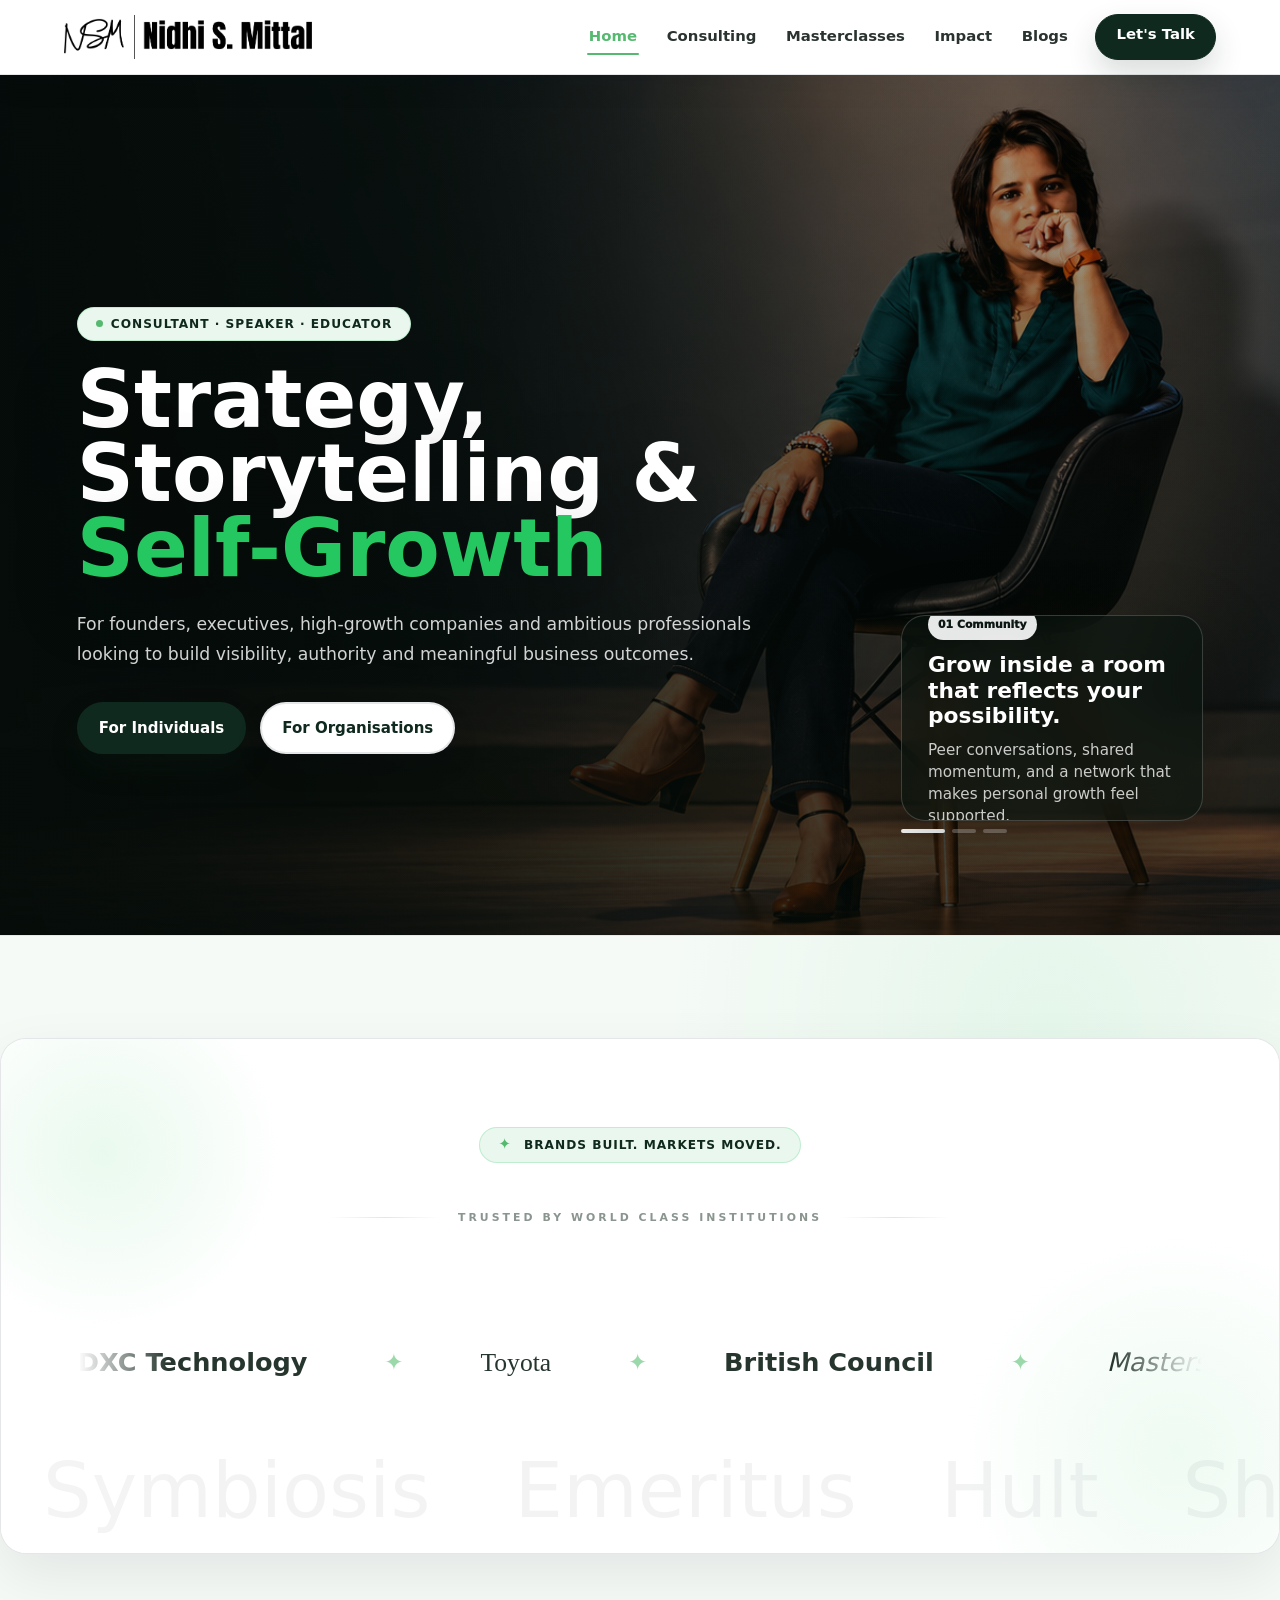
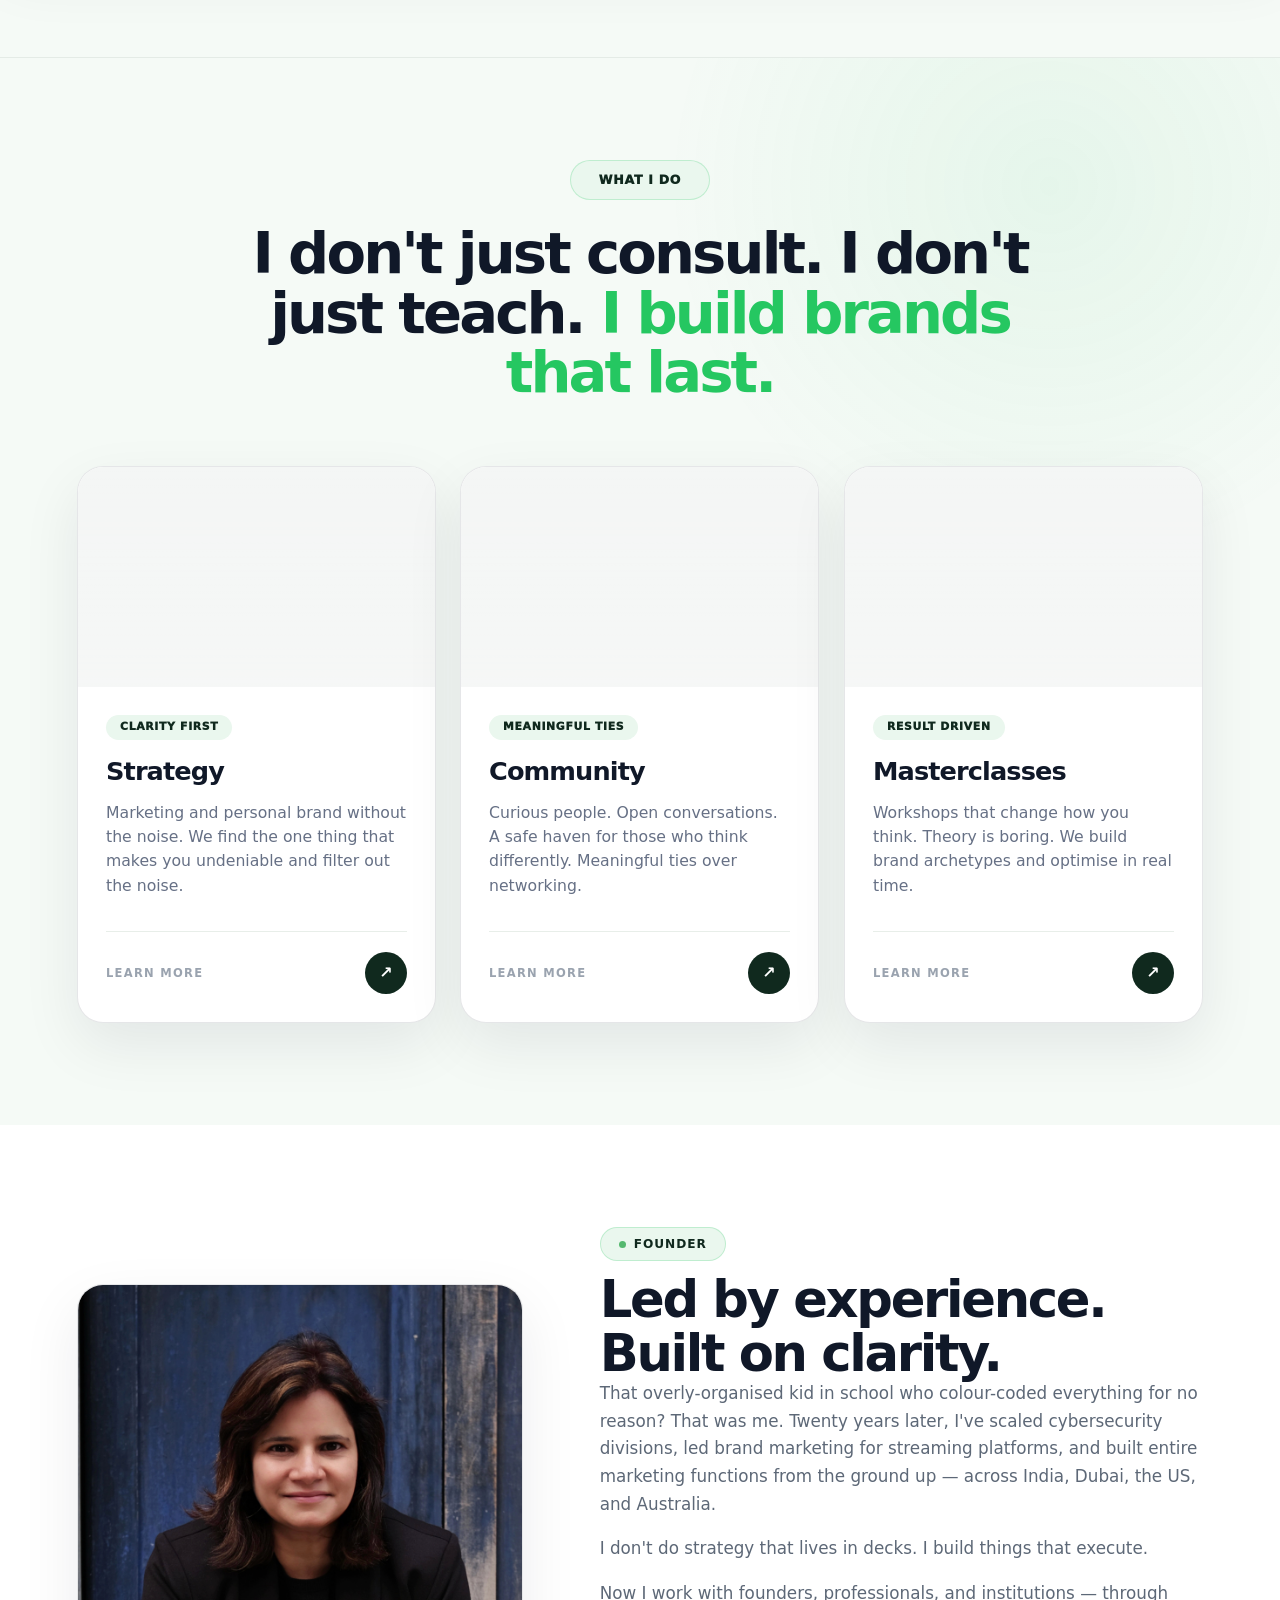
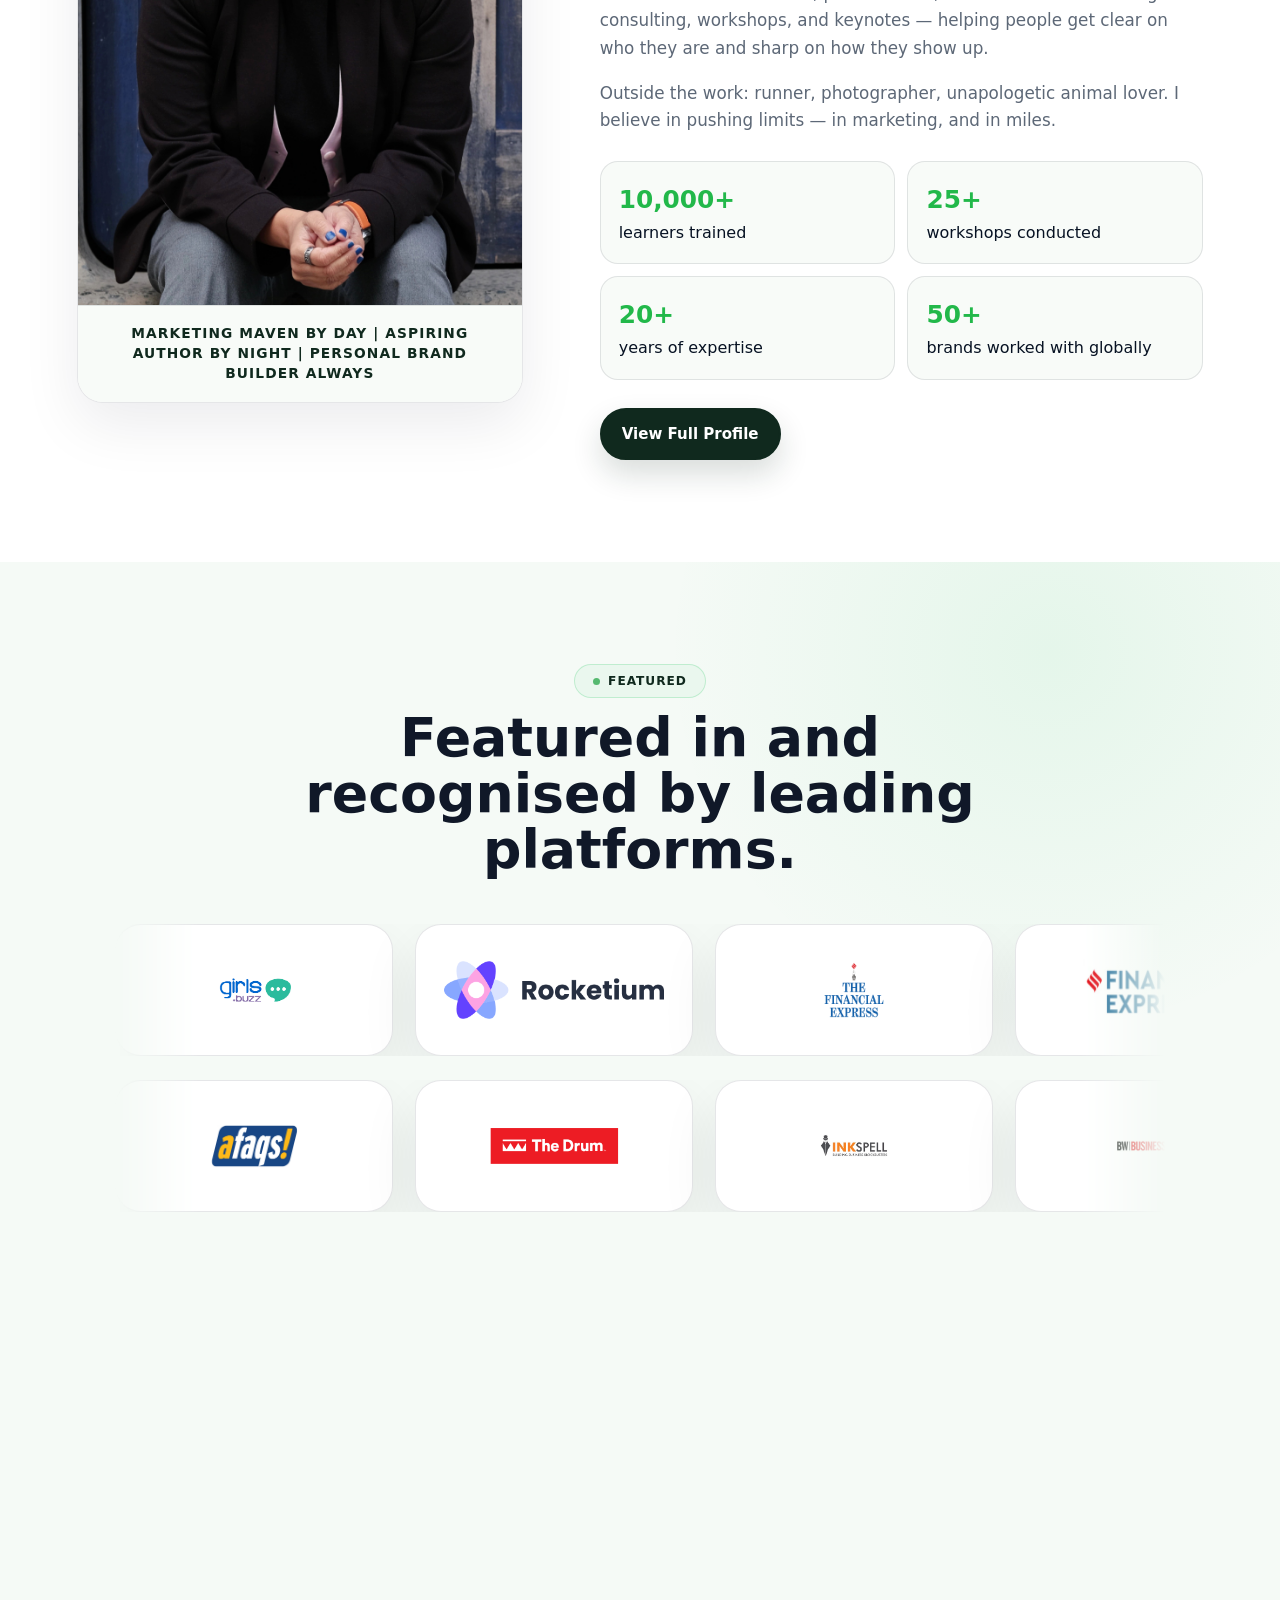
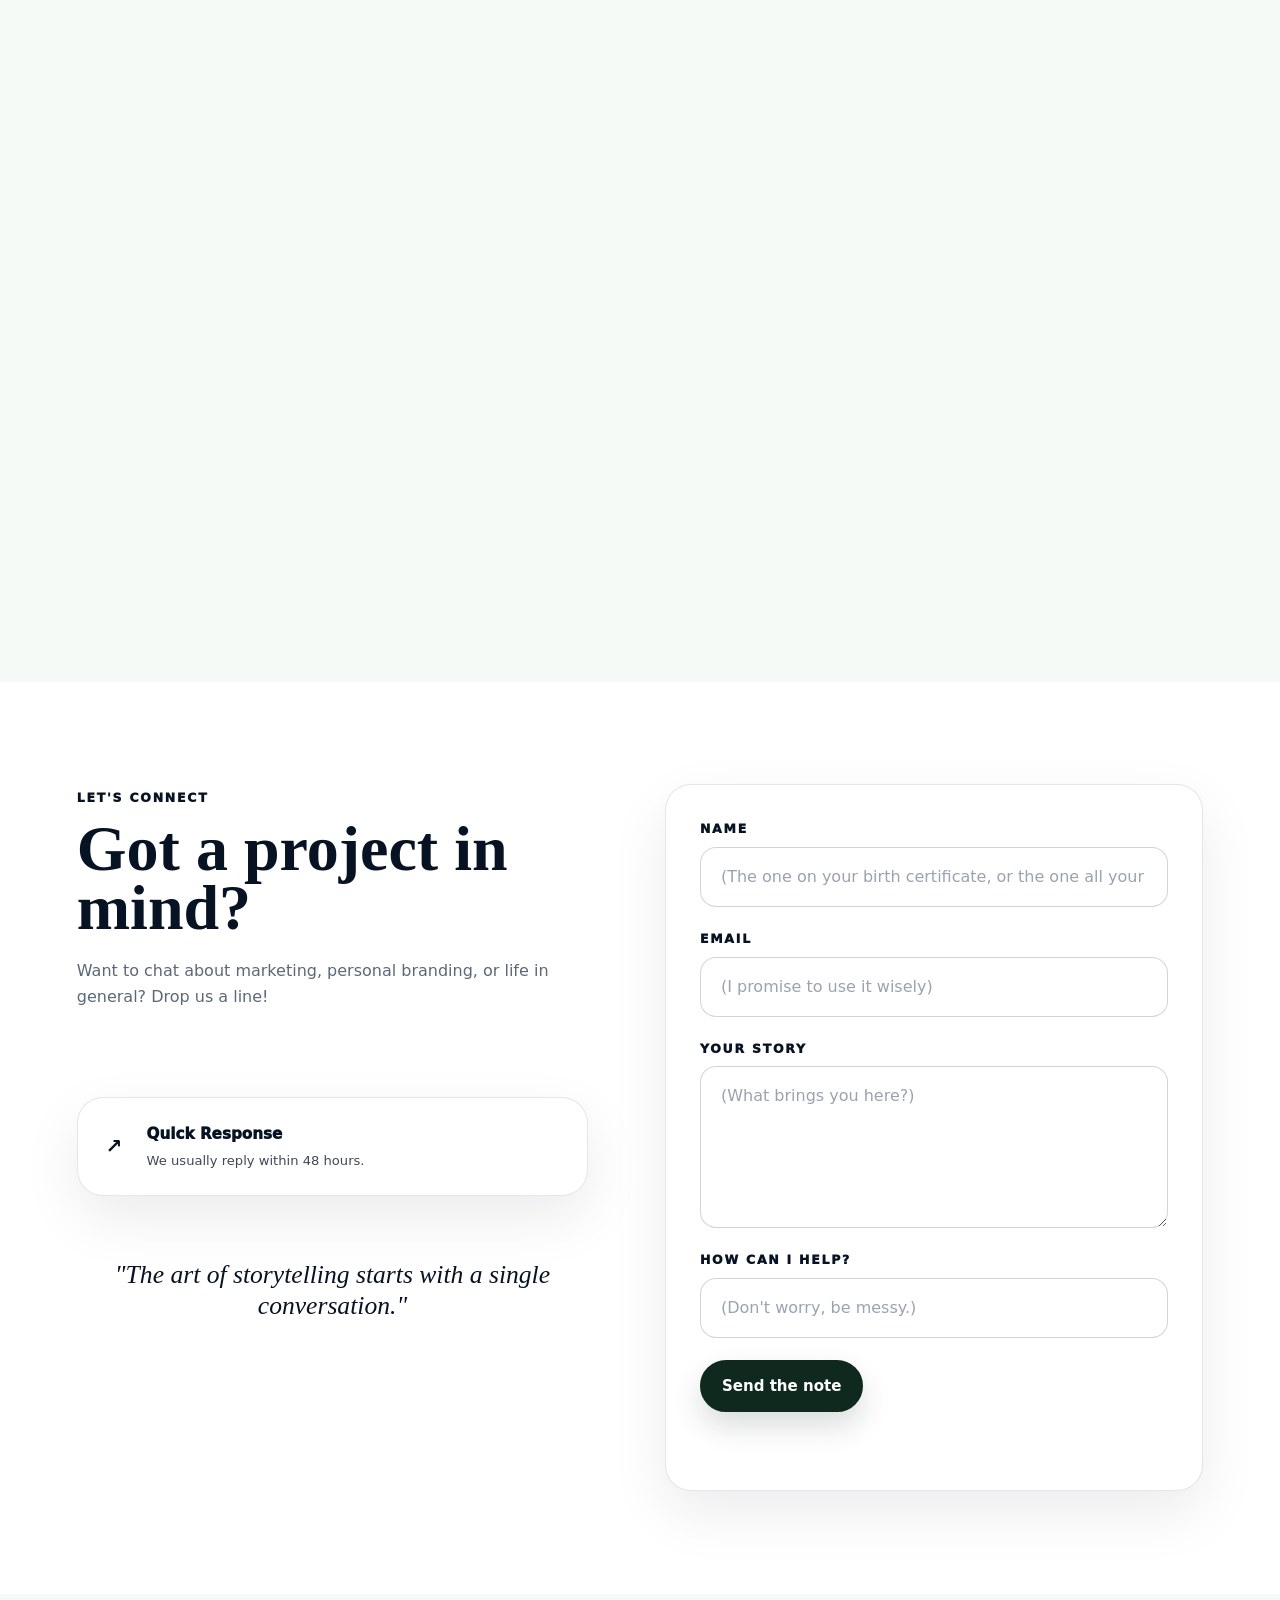
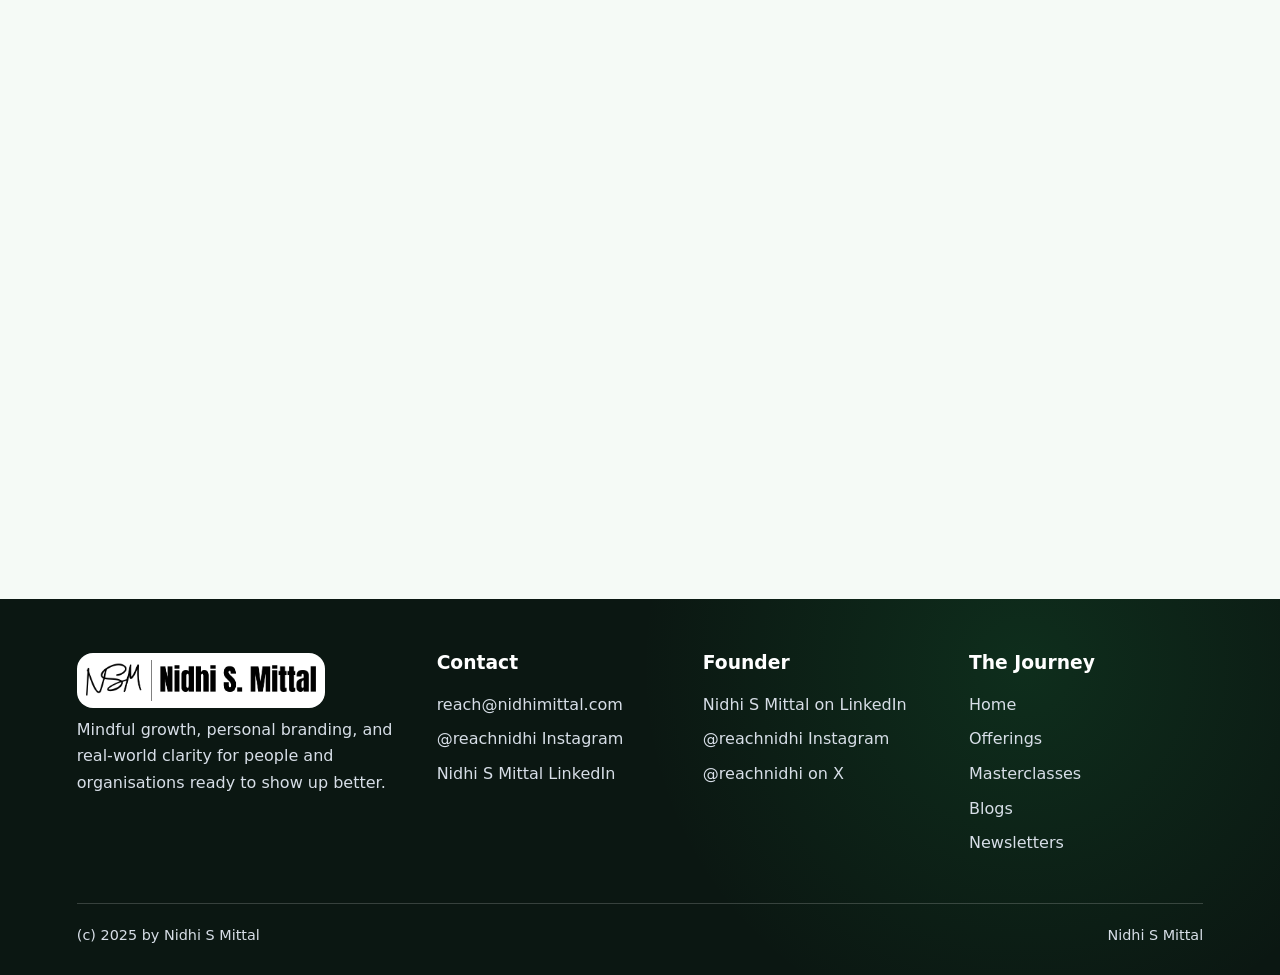
<file: index.html>
<!doctype html>
<html lang="en">
  <head>
    <meta charset="UTF-8" />
    <meta name="viewport" content="width=device-width, initial-scale=1.0" />
    <title>Sattori Brand Awakening | Awaken your brand</title>
    <meta
      name="description"
      content="Sattori Brand Awakening helps students, professionals, founders, and organisations build clarity, confidence, and personal brands that create visible impact."
    />
    <link rel="preconnect" href="https://images.unsplash.com" />
    <link rel="stylesheet" href="styles.css?v=hero-slideshow" />
  </head>
  <body>
    <header class="site-header" data-header>
      <a class="brand-mark" href="index.html" aria-label="Nidhi S Mittal home">
        <img src="assets/nidhi-s-mittal-logo.png" alt="Nidhi S Mittal" />
      </a>
      <button class="menu-toggle" type="button" aria-label="Open navigation" data-menu-toggle>
        <span></span><span></span><span></span>
      </button>
      <nav class="site-nav" data-nav>
        <a href="index.html" aria-current="page">Home</a>
        <a href="index.html#philosophy">Consulting</a>
        <a href="masterclasses/">Masterclasses</a>
        <a href="index.html#impact">Impact</a>
        <a href="blogs.html">Blogs</a>
        <a class="nav-cta" href="agency.html#work-with-us">Let's Talk</a>
      </nav>
    </header>

    <main>
      <!-- Hero / brand awakening -->
      <section class="hero full-bleed" id="home">
        <div class="hero-media hero-cover-slideshow" aria-hidden="true" data-cover-slider>
          <div class="hero-cover-slide active" data-cover-slide style="--cover-image: url('assets/hero-nidhi-cover.png'); --cover-position: center center;"></div>
          <div class="hero-cover-slide" data-cover-slide style="--cover-image: url('assets/hero-nidhi-stage-1.jpg'); --cover-position: center center;"></div>
          <div class="hero-cover-slide" data-cover-slide style="--cover-image: url('assets/hero-nidhi-stage-2.jpg'); --cover-position: center center;"></div>
          <div class="hero-cover-slide" data-cover-slide style="--cover-image: url('assets/hero-nidhi-stage-3.jpg'); --cover-position: center center;"></div>
        </div>
        <div class="hero-content">
          <p class="eyebrow">Consultant · Speaker · Educator</p>
          <h1>Strategy, Storytelling &amp; <span>Self-Growth</span></h1>
          <p class="hero-copy">
            For founders, executives, high-growth companies and ambitious professionals looking to build visibility, authority and meaningful business outcomes.
          </p>
          <div class="hero-actions">
            <a class="button primary" href="/masterclasses/">For Individuals</a>
            <a class="button secondary" href="/strategy/">For Organisations</a>
          </div>
        </div>
        <div class="hero-aspect-slider" data-hero-slider aria-label="Sattori program pillars">
          <div class="awakening-emoji" aria-hidden="true">✨</div>
          <div class="aspect-slides">
            <article class="aspect-slide active" data-hero-slide>
              <span>01 Community</span>
              <h2>Grow inside a room that reflects your possibility.</h2>
              <p>Peer conversations, shared momentum, and a network that makes personal growth feel supported.</p>
            </article>
            <article class="aspect-slide" data-hero-slide>
              <span>02 Masterclass</span>
              <h2>Learn from expert-led sessions built for clarity.</h2>
              <p>High-impact modules that turn positioning, story, and presence into practical action.</p>
            </article>
            <article class="aspect-slide" data-hero-slide>
              <span>03 Strategy</span>
              <h2>Leave with a plan you can actually execute.</h2>
              <p>Tactical frameworks, visibility systems, and a 30-60-90 day path for showing up with intent.</p>
            </article>
          </div>
          <div class="aspect-dots" aria-hidden="true">
            <span class="active" data-hero-dot></span>
            <span data-hero-dot></span>
            <span data-hero-dot></span>
          </div>
        </div>
        <div class="hero-card founder-hero-card" aria-label="Brand awakening blocks">
          <img src="assets/brand-awakening-blocks.jpg" alt="Hand placing a wooden block marked brand in a business growth sequence" />
          <div class="founder-hero-label">
            <span>Founder</span>
            <strong>Nidhi S. Mittal</strong>
          </div>
        </div>
      </section>

      <!-- Institution proof -->
      <section class="interactive-proof" aria-label="Sattori institution collaborations">
        <article class="proof-panel worked-with">
          <div class="institution-badge">Brands built. Markets moved.</div>
          <div class="trusted-line">
            <span></span>
            <p>Trusted by world class institutions</p>
            <span></span>
          </div>
          <div class="logo-ghosts" aria-hidden="true">
            <div class="logo-ghost-track">
              <span>Symbiosis</span><span>Emeritus</span><span>Hult</span><span>Shiv Nadar University</span><span>DXC Technology</span>
              <span>Symbiosis</span><span>Emeritus</span><span>Hult</span><span>Shiv Nadar University</span><span>DXC Technology</span>
            </div>
          </div>
          <div class="institution-logos" aria-label="Worked with institutions">
            <div class="institution-logo-track">
              <span class="logo-item logo-dxc">DXC Technology</span>
              <span class="logo-spark" aria-hidden="true">✦</span>
              <span class="logo-item logo-toyota">Toyota</span>
              <span class="logo-spark" aria-hidden="true">✦</span>
              <span class="logo-item logo-british">British Council</span>
              <span class="logo-spark" aria-hidden="true">✦</span>
              <span class="logo-item logo-masters">Masters' Union</span>
              <span class="logo-spark" aria-hidden="true">✦</span>
              <span class="logo-item logo-hult">HULT</span>
              <span class="logo-spark" aria-hidden="true">✦</span>
              <span class="logo-item logo-dxc">DXC Technology</span>
              <span class="logo-spark" aria-hidden="true">✦</span>
              <span class="logo-item logo-toyota">Toyota</span>
              <span class="logo-spark" aria-hidden="true">✦</span>
              <span class="logo-item logo-british">British Council</span>
              <span class="logo-spark" aria-hidden="true">✦</span>
              <span class="logo-item logo-masters">Masters' Union</span>
              <span class="logo-spark" aria-hidden="true">✦</span>
              <span class="logo-item logo-hult">HULT</span>
              <span class="logo-spark" aria-hidden="true">✦</span>
            </div>
          </div>
        </article>
      </section>

      <!-- Program pathways -->
      <section class="narrative-shift" id="philosophy" aria-label="How Sattori works">
        <div class="narrative-heading">
          <a href="how-sattori-works.html">WHAT I DO</a>
          <h2>I don't just consult. I don't just teach. <em>I build brands that last.</em></h2>
        </div>
        <div class="narrative-cards">
          <article class="narrative-card strategy-card" data-card-link="strategy/" tabindex="0">
            <div class="narrative-image" aria-hidden="true"></div>
            <div class="narrative-copy">
              <span>Clarity first</span>
              <h3>Strategy</h3>
              <p>Marketing and personal brand without the noise. We find the one thing that makes you undeniable and filter out the noise.</p>
              <a href="strategy/" aria-label="Learn more about strategy">Learn more <b>↗</b></a>
            </div>
          </article>
          <article class="narrative-card community-card" data-card-link="community/" tabindex="0">
            <div class="narrative-image" aria-hidden="true"></div>
            <div class="narrative-copy">
              <span>Meaningful ties</span>
              <h3>Community</h3>
              <p>Curious people. Open conversations. A safe haven for those who think differently. Meaningful ties over networking.</p>
              <a href="community/" aria-label="Learn more about community">Learn more <b>↗</b></a>
            </div>
          </article>
          <article class="narrative-card masterclass-card" data-card-link="masterclasses/" tabindex="0">
            <div class="narrative-image" aria-hidden="true"></div>
            <div class="narrative-copy">
              <span>Result driven</span>
              <h3>Masterclasses</h3>
              <p>Workshops that change how you think. Theory is boring. We build brand archetypes and optimise in real time.</p>
              <a href="masterclasses/" aria-label="Learn more about masterclasses">Learn more <b>↗</b></a>
            </div>
          </article>
        </div>
      </section>

      <!-- Founder -->
      <section class="section founder-section">
        <figure class="founder-image">
          <img src="assets/nidhi-s-mittal.jpg" alt="Nidhi S Mittal, founder of Sattori Brand Awakening" />
          <figcaption>Marketing Maven by Day | Aspiring Author by Night | Personal Brand Builder Always</figcaption>
        </figure>
        <div class="founder-copy">
          <span class="section-kicker">Founder</span>
          <h2>Led by experience. Built on clarity.</h2>
          <p>
            That overly-organised kid in school who colour-coded everything for no reason? That was me.
            Twenty years later, I've scaled cybersecurity divisions, led brand marketing for streaming
            platforms, and built entire marketing functions from the ground up — across India, Dubai,
            the US, and Australia.
          </p>
          <p>
            I don't do strategy that lives in decks. I build things that execute.
          </p>
          <p>
            Now I work with founders, professionals, and institutions — through consulting, workshops,
            and keynotes — helping people get clear on who they are and sharp on how they show up.
          </p>
          <p>
            Outside the work: runner, photographer, unapologetic animal lover. I believe in pushing
            limits — in marketing, and in miles.
          </p>
          <div class="stat-grid">
            <span><strong>10,000+</strong> learners trained</span>
            <span><strong>25+</strong> workshops conducted</span>
            <span><strong>20+</strong> years of expertise</span>
            <span><strong>50+</strong> brands worked with globally</span>
          </div>
          <div class="button-row">
            <a class="button primary" href="https://www.linkedin.com/in/reachnidhi/" target="_blank" rel="noreferrer">View Full Profile</a>
          </div>
        </div>
      </section>

      <!-- Featured in -->
      <section class="featured-in section" aria-label="Featured in">
        <div class="section-heading compact">
          <span class="section-kicker">Featured</span>
          <h2>Featured in and recognised by leading platforms.</h2>
        </div>
        <div class="featured-marquee" aria-label="Featured media and platform logos">
          <div class="featured-logo-row move-left">
            <div class="featured-logo-track">
              <article><img src="assets/featured-girls-buzz.png" alt="Girls Buzz" /></article>
              <article><img src="assets/featured-financial-express-stacked.png" alt="The Financial Express" /></article>
              <article><img src="assets/featured-logo-5.png" alt="The Financial Express" /></article>
              <article><img src="assets/featured-financial-express-wide.png" alt="Financial Express" /></article>
              <article><img src="assets/featured-dma-asia.png" alt="DMA Asia" /></article>
              <article><img src="assets/featured-peppercontent.png" alt="Pepper Content" /></article>
              <article aria-hidden="true"><img src="assets/featured-girls-buzz.png" alt="" /></article>
              <article aria-hidden="true"><img src="assets/featured-financial-express-stacked.png" alt="" /></article>
              <article aria-hidden="true"><img src="assets/featured-logo-5.png" alt="" /></article>
              <article aria-hidden="true"><img src="assets/featured-financial-express-wide.png" alt="" /></article>
              <article aria-hidden="true"><img src="assets/featured-dma-asia.png" alt="" /></article>
              <article aria-hidden="true"><img src="assets/featured-peppercontent.png" alt="" /></article>
            </div>
          </div>
          <div class="featured-logo-row move-right">
            <div class="featured-logo-track">
              <article><img src="assets/featured-afaqs.png" alt="Afaqs" /></article>
              <article><img src="assets/featured-the-drum.png" alt="The Drum" /></article>
              <article><img src="assets/featured-inkspell.png" alt="Inkspell" /></article>
              <article><img src="assets/featured-businessworld.png" alt="Businessworld" /></article>
              <article><img src="assets/featured-iamai.png" alt="IAMAI" /></article>
              <article><img src="assets/featured-cnbc18.png" alt="CNBC TV18" /></article>
              <article aria-hidden="true"><img src="assets/featured-afaqs.png" alt="" /></article>
              <article aria-hidden="true"><img src="assets/featured-the-drum.png" alt="" /></article>
              <article aria-hidden="true"><img src="assets/featured-inkspell.png" alt="" /></article>
              <article aria-hidden="true"><img src="assets/featured-businessworld.png" alt="" /></article>
              <article aria-hidden="true"><img src="assets/featured-iamai.png" alt="" /></article>
              <article aria-hidden="true"><img src="assets/featured-cnbc18.png" alt="" /></article>
            </div>
          </div>
        </div>
      </section>

      <!-- Founder personality -->
      <section class="beyond-boardroom" aria-label="The person behind the work">
        <div class="beyond-copy">
          <span class="tilt-label">The person behind the work</span>
          <h2>Beyond the <em>boardroom.</em></h2>
          <p>
            I believe a well-rounded life thrives on balance, not burnout. When I finally
            drag myself out of the deep trenches of the marketing world, I am pushing
            limits in other ways.
          </p>
          <div class="beyond-tags">
            <span><b>⌂</b> Photography</span>
            <span><b>↯</b> Fitness pro</span>
            <span><b>☘</b> Animal lover</span>
            <span><b>♡</b> Aspiring author</span>
          </div>
        </div>
        <div class="beyond-tiles" aria-hidden="true">
          <article class="beyond-tile image-tile">
            <img src="assets/person-author.jpg" alt="" />
          </article>
          <article class="beyond-tile image-tile">
            <img src="assets/person-photography.jpg" alt="" />
          </article>
          <article class="beyond-tile image-tile">
            <img src="assets/person-runner.jpg" alt="" />
          </article>
          <article class="beyond-tile image-tile">
            <img src="assets/person-animal-lover.jpg" alt="" />
          </article>
        </div>
      </section>

      <!-- Writer's Corner -->
      <section class="writer-corner section" aria-label="Writer's Corner">
        <div class="writer-corner-intro">
          <span class="section-kicker">Writer's Corner</span>
          <h2>The Writer's <em>Corner</em></h2>
          <p>
            This is where I spill the tea on everything from marketing mishaps to personal brand wins. Expect:
          </p>
          <ul>
            <li>Raw, unfiltered marketing insights</li>
            <li>Personal branding adventures (and misadventures)</li>
            <li>Stories that actually teach you something</li>
            <li>Book recommendations that changed my game</li>
          </ul>
          <a class="button primary" href="blogs.html">Read the blog</a>
        </div>
        <div class="writer-articles" aria-label="Latest articles from the blog">
          <article>
            <figure class="writer-article-image">
              <img src="assets/nidhi-s-mittal.jpg" alt="Nidhi S Mittal portrait" />
            </figure>
            <span>Personal brand building</span>
            <h3>Why talent without visibility is invisible</h3>
            <p>
              A strong personal brand is not about becoming loud. It is about becoming clear.
            </p>
            <a href="blogs.html#visibility">Read note <b>↗</b></a>
          </article>
          <article>
            <figure class="writer-article-image">
              <img src="assets/person-author.jpg" alt="Nidhi holding a book" />
            </figure>
            <span>Nidhi's journal entries</span>
            <h3>The myth of "figuring it out fast"</h3>
            <p>
              The pressure to decide quickly often makes people borrow goals that were never theirs.
            </p>
            <a href="blogs.html#figuring-out-fast">Read note <b>↗</b></a>
          </article>
          <article>
            <figure class="writer-article-image">
              <img src="assets/hero-nidhi-stage-2.jpg" alt="Nidhi speaking at a marketing session" />
            </figure>
            <span>Marketing mastery</span>
            <h3>GTM lessons from Golgappa</h3>
            <p>
              Great GTM lessons are not only found in Nike, Starbucks, or boAt.
            </p>
            <a href="blogs.html#golgappa">Read full blog <b>↗</b></a>
          </article>
        </div>
      </section>

      <!-- Primary call to action -->
      <section class="section community-cta">
        <div>
          <h2>Clarity over <em>noise.</em></h2>
          <p>
            You do not need more information. You need direction. This is where it begins.
            Stop figuring it out fast, and start figuring it out right.
          </p>
        </div>
        <div class="button-row">
          <a class="button primary" href="mailto:reach@nidhimittal.com?subject=Join%20Sattori%20Community">Join the community</a>
          <a class="button secondary" href="agency.html#work-with-us">Attend first session</a>
        </div>
      </section>

      <!-- Contact -->
      <section class="project-contact" aria-label="Project enquiry">
        <div class="project-contact-copy">
          <span>Let's connect</span>
          <h2>Got a project in mind?</h2>
          <p>Want to chat about marketing, personal branding, or life in general? Drop us a line!</p>
          <div class="quick-response">
            <b>↗</b>
            <div>
              <strong>Quick Response</strong>
              <small>We usually reply within 48 hours.</small>
            </div>
          </div>
          <blockquote>"The art of storytelling starts with a single conversation."</blockquote>
        </div>
        <form class="project-form" data-contact-form>
          <label>
            <span>Name</span>
            <input type="text" name="name" placeholder="(The one on your birth certificate, or the one all your friends call you!)" required />
          </label>
          <label>
            <span>Email</span>
            <input type="email" name="email" placeholder="(I promise to use it wisely)" required />
          </label>
          <label>
            <span>Your story</span>
            <textarea name="message" rows="5" placeholder="(What brings you here?)" required></textarea>
          </label>
          <label>
            <span>How can I help?</span>
            <input type="text" name="service" placeholder="(Don't worry, be messy.)" />
          </label>
          <button class="button primary" type="submit">Send the note</button>
          <p data-contact-message aria-live="polite"></p>
        </form>
      </section>

      <!-- Testimonials -->
      <section class="impact-stories" id="impact" aria-label="Testimonials">
        <div class="impact-stories-heading">
          <h2>Things they say when I'm not in the room</h2>
        </div>
        <div class="impact-story-marquee" aria-hidden="true">
          <div class="impact-story-track">
            <article>
              <p>"Nidhi S Mittal's approach to taking initiatives, bringing people together, and driving industry-academia collaborations is truly remarkable."</p>
              <strong>Jai Pareekh</strong>
              <span>Head - Career Services, Shiv Nadar University</span>
            </article>
            <article>
              <p>"Nidhi S Mittal is a dynamic professional with a deep understanding of industry relationships and career development."</p>
              <strong>Nav Dutta</strong>
              <span>Head - Career Development (US), Hult International Business School</span>
            </article>
            <article>
              <p>"I witnessed Nidhi's exceptional skills in marketing, brand building, and business growth. She is a natural leader and a strategic thinker."</p>
              <strong>Argha Bose</strong>
              <span>Ex-General Manager, Tata Advanced Systems</span>
            </article>
            <article>
              <p>"Nidhi S Mittal is a powerhouse of knowledge in digital marketing, strategy, and industry engagement."</p>
              <strong>Prachi Gupta</strong>
              <span>Director, Centre for Digital Marketing, Chitkara University</span>
            </article>
            <article>
              <p>"Nidhi S Mittal's approach to taking initiatives, bringing people together, and driving industry-academia collaborations is truly remarkable."</p>
              <strong>Jai Pareekh</strong>
              <span>Head - Career Services, Shiv Nadar University</span>
            </article>
            <article>
              <p>"Nidhi S Mittal is a dynamic professional with a deep understanding of industry relationships and career development."</p>
              <strong>Nav Dutta</strong>
              <span>Head - Career Development (US), Hult International Business School</span>
            </article>
            <article>
              <p>"I witnessed Nidhi's exceptional skills in marketing, brand building, and business growth. She is a natural leader and a strategic thinker."</p>
              <strong>Argha Bose</strong>
              <span>Ex-General Manager, Tata Advanced Systems</span>
            </article>
            <article>
              <p>"Nidhi S Mittal is a powerhouse of knowledge in digital marketing, strategy, and industry engagement."</p>
              <strong>Prachi Gupta</strong>
              <span>Director, Centre for Digital Marketing, Chitkara University</span>
            </article>
          </div>
        </div>
      </section>

    </main>

    <footer class="site-footer" id="contact">
      <div class="footer-grid">
        <div>
          <a class="brand-mark footer-brand" href="index.html">
            <img src="assets/nidhi-s-mittal-logo.png" alt="Nidhi S Mittal" />
          </a>
          <p>Mindful growth, personal branding, and real-world clarity for people and organisations ready to show up better.</p>
        </div>
        <div>
          <h3>Contact</h3>
          <a href="mailto:reach@nidhimittal.com">reach@nidhimittal.com</a>
          <a href="https://www.instagram.com/reachnidhi/" target="_blank" rel="noreferrer">@reachnidhi Instagram</a>
          <a href="https://www.linkedin.com/in/reachnidhi/" target="_blank" rel="noreferrer">Nidhi S Mittal LinkedIn</a>
        </div>
        <div>
          <h3>Founder</h3>
          <a href="https://www.linkedin.com/in/reachnidhi/" target="_blank" rel="noreferrer">Nidhi S Mittal on LinkedIn</a>
          <a href="https://www.instagram.com/reachnidhi/" target="_blank" rel="noreferrer">@reachnidhi Instagram</a>
          <a href="https://x.com/reachnidhi" target="_blank" rel="noreferrer">@reachnidhi on X</a>
        </div>
        <div>
          <h3>The Journey</h3>
          <a href="index.html">Home</a>
          <a href="agency.html">Offerings</a>
          <a href="masterclasses/">Masterclasses</a>
          <a href="blogs.html">Blogs</a>
          <a href="https://www.linkedin.com/newsletters/6964929938315489281/">Newsletters</a>
        </div>
      </div>
      <div class="footer-bottom">
        <span>(c) 2025 by Nidhi S Mittal</span>
        <span>Nidhi S Mittal</span>
      </div>
    </footer>

    <script src="script.js?v=hero-slideshow"></script>
  </body>
</html>
</file>
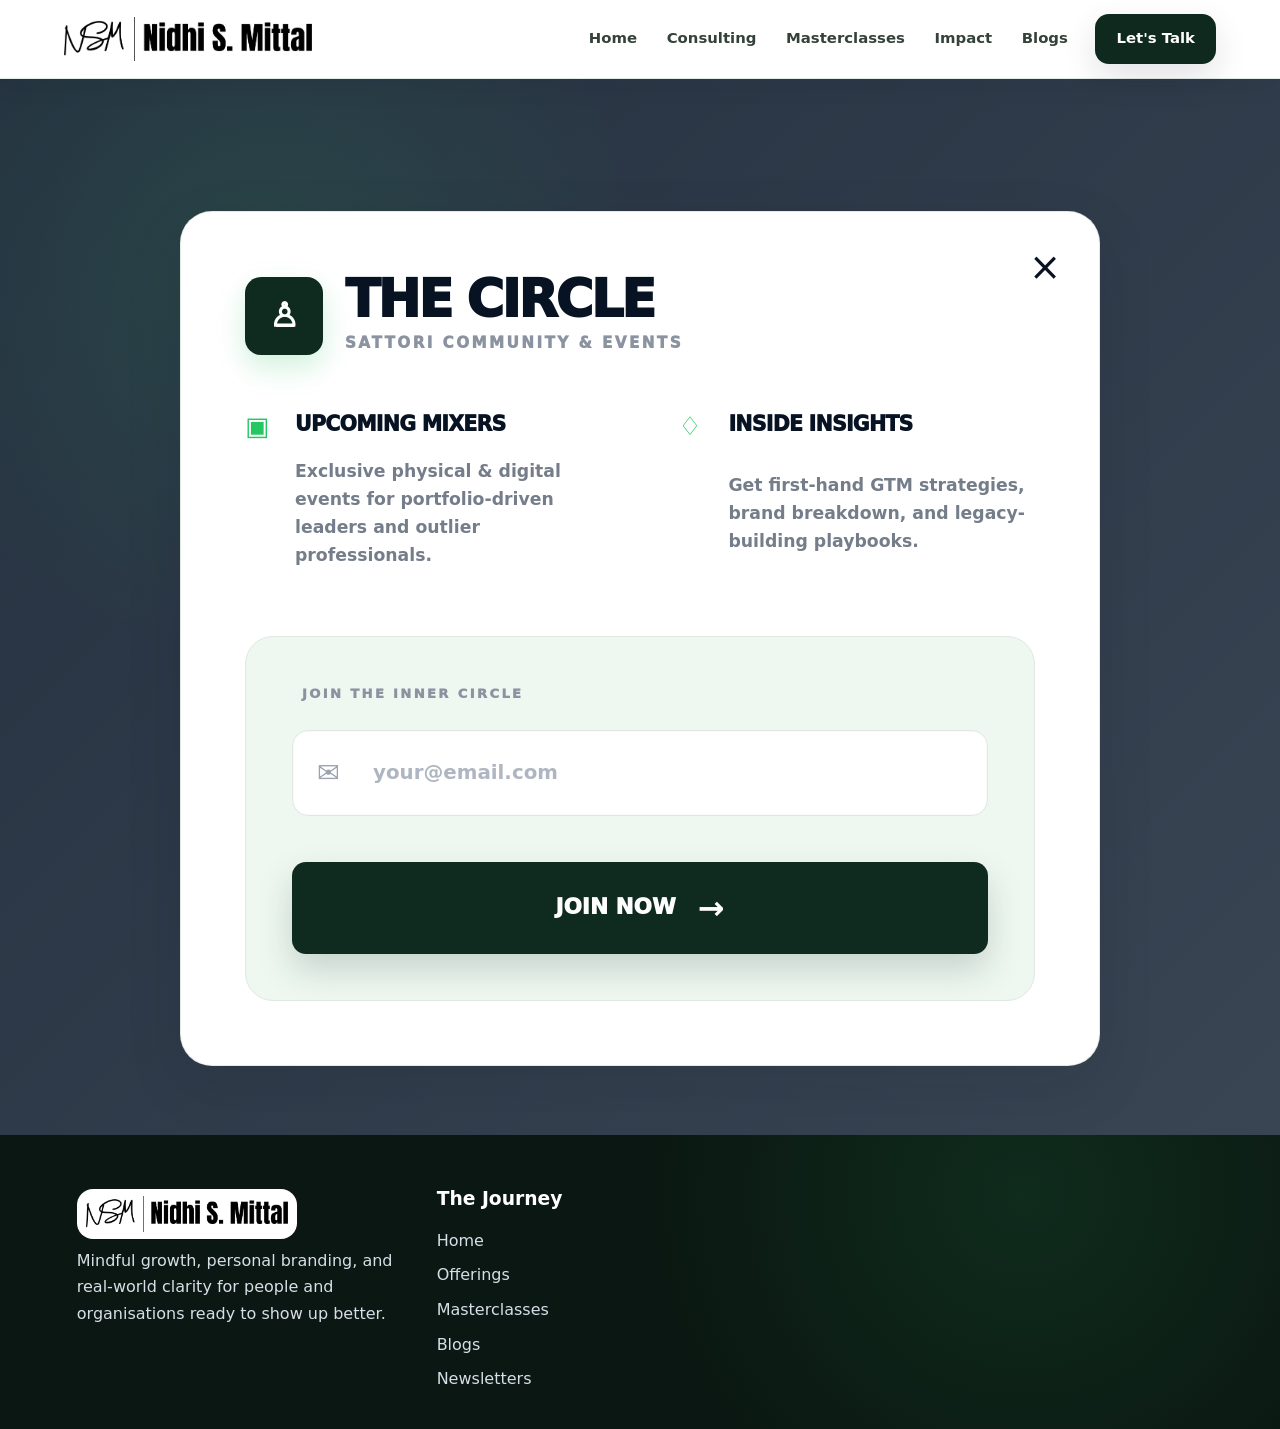
<file: community/index.html>
<!doctype html>
<html lang="en">
  <head>
    <meta charset="UTF-8" />
    <meta name="viewport" content="width=device-width, initial-scale=1.0" />
    <title>Community | The Circle</title>
    <meta
      name="description"
      content="Community by Sattori creates intentional rooms for clarity, confidence, peer learning, and meaningful growth."
    />
    <link rel="stylesheet" href="../styles.css?v=premium-corporate-final" />
  </head>
  <body>
    <header class="site-header" data-header>
      <a class="brand-mark" href="../index.html" aria-label="Nidhi S Mittal home">
        <img src="../assets/nidhi-s-mittal-logo.png" alt="Nidhi S Mittal" />
      </a>
      <button class="menu-toggle" type="button" aria-label="Open navigation" data-menu-toggle>
        <span></span><span></span><span></span>
      </button>
      <nav class="site-nav" data-nav>
        <a href="../index.html">Home</a>
        <a href="../index.html#philosophy">Consulting</a>
        <a href="../masterclasses/">Masterclasses</a>
        <a href="../index.html#impact">Impact</a>
        <a href="../blogs.html">Blogs</a>
        <a class="nav-cta" href="../agency.html#work-with-us">Let's Talk</a>
      </nav>
    </header>

    <main class="program-page community-page community-refresh">
      <section class="circle-stage" aria-label="Sattori community and events">
        <div class="circle-card">
          <button class="circle-close" type="button" aria-label="Close preview">×</button>
          <div class="circle-header">
            <div class="circle-icon">♙</div>
            <div>
              <h1>The Circle</h1>
              <p>Sattori Community & Events</p>
            </div>
          </div>

          <div class="circle-benefits">
            <article>
              <span>▣</span>
              <h2>Upcoming mixers</h2>
              <p>Exclusive physical & digital events for portfolio-driven leaders and outlier professionals.</p>
            </article>
            <article>
              <span>♢</span>
              <h2>Inside insights</h2>
              <p>Get first-hand GTM strategies, brand breakdown, and legacy-building playbooks.</p>
            </article>
          </div>

          <form class="circle-join" action="mailto:reach@nidhimittal.com" method="post" enctype="text/plain">
            <label for="circle-email">Join the inner circle</label>
            <div class="circle-input">
              <span>✉</span>
              <input id="circle-email" type="email" name="email" placeholder="your@email.com" required />
            </div>
            <button type="submit">Join now <b>→</b></button>
          </form>
        </div>
      </section>
    </main>

    <footer class="site-footer" id="contact">
      <div class="footer-grid">
        <div>
          <a class="brand-mark footer-brand" href="../index.html">
            <img src="../assets/nidhi-s-mittal-logo.png" alt="Nidhi S Mittal" />
          </a>
          <p>Mindful growth, personal branding, and real-world clarity for people and organisations ready to show up better.</p>
        </div>
        <div>
          <h3>The Journey</h3>
          <a href="../index.html">Home</a>
          <a href="../agency.html">Offerings</a>
          <a href="../masterclasses/">Masterclasses</a>
          <a href="../blogs.html">Blogs</a>
          <a href="https://www.linkedin.com/newsletters/6964929938315489281/">Newsletters</a>
        </div>
      </div>
    </footer>

    <script src="../script.js?v=premium-corporate-final"></script>
  </body>
</html>
</file>
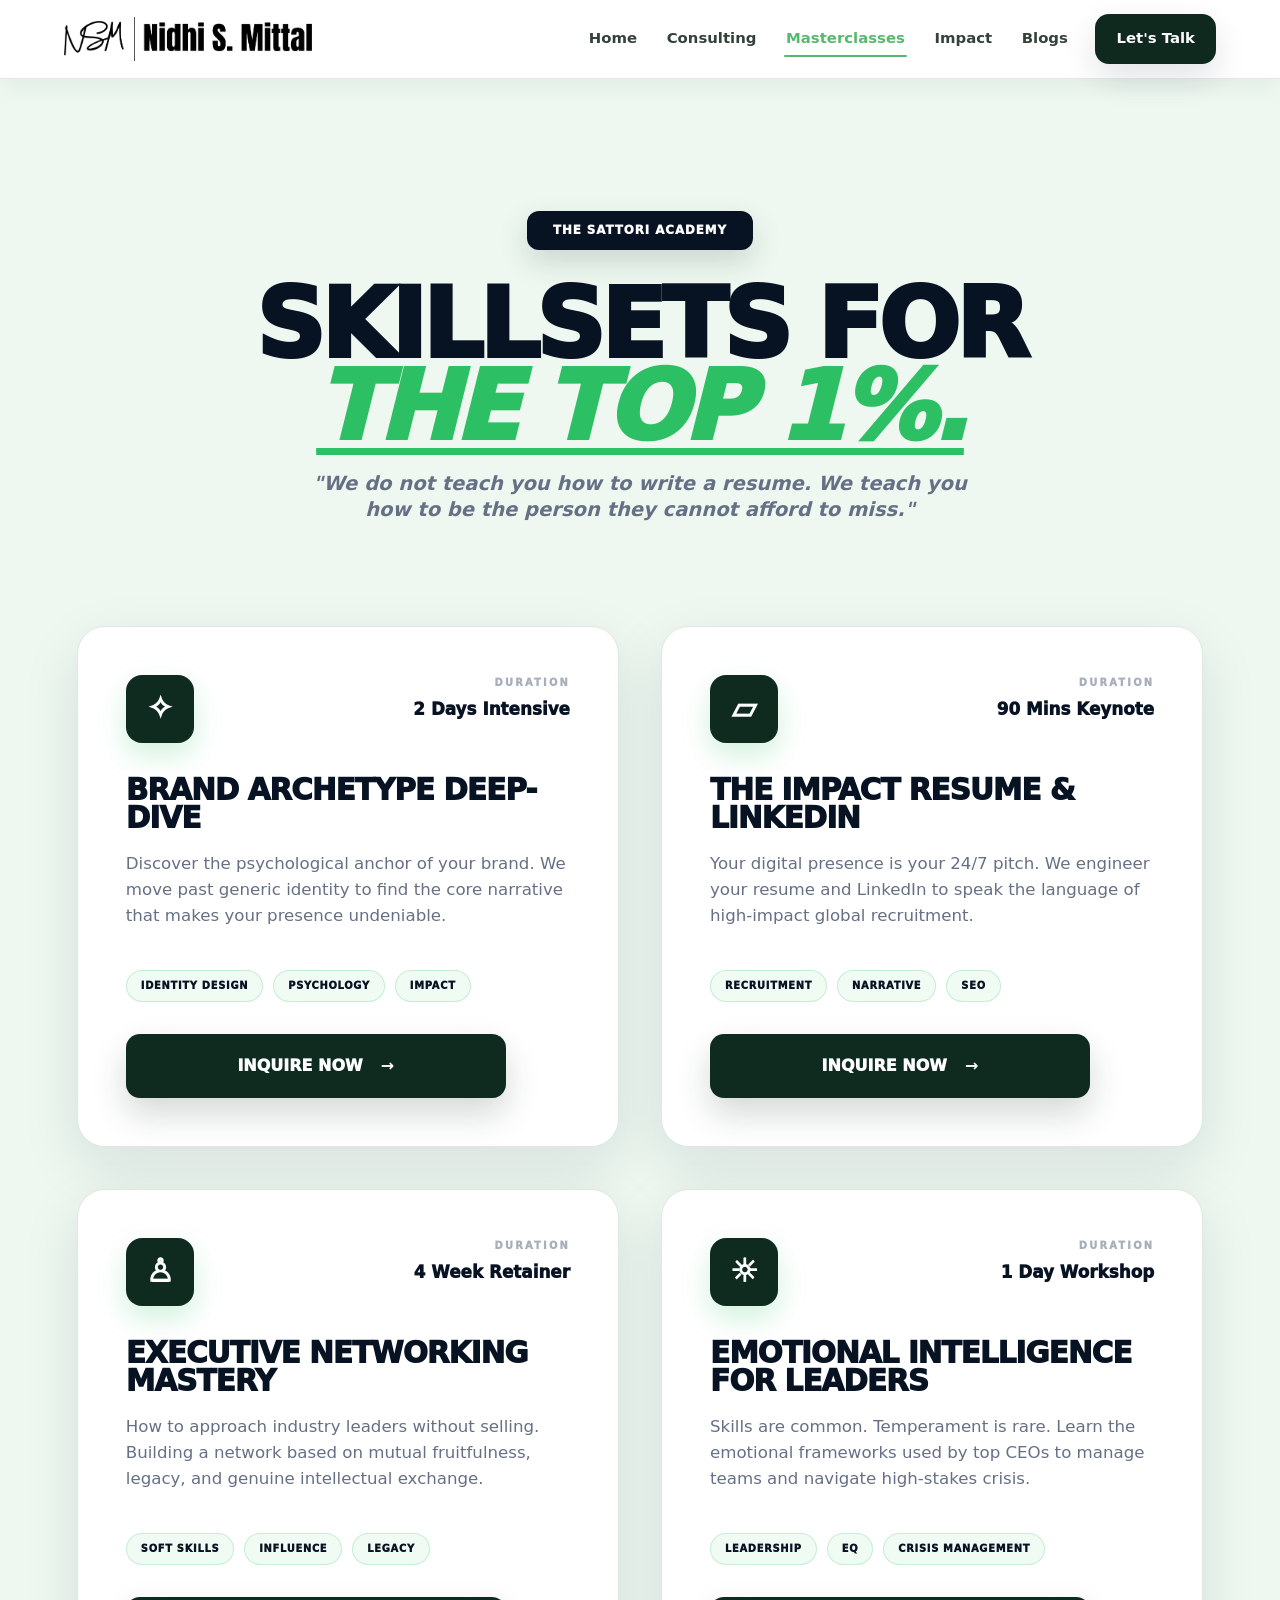
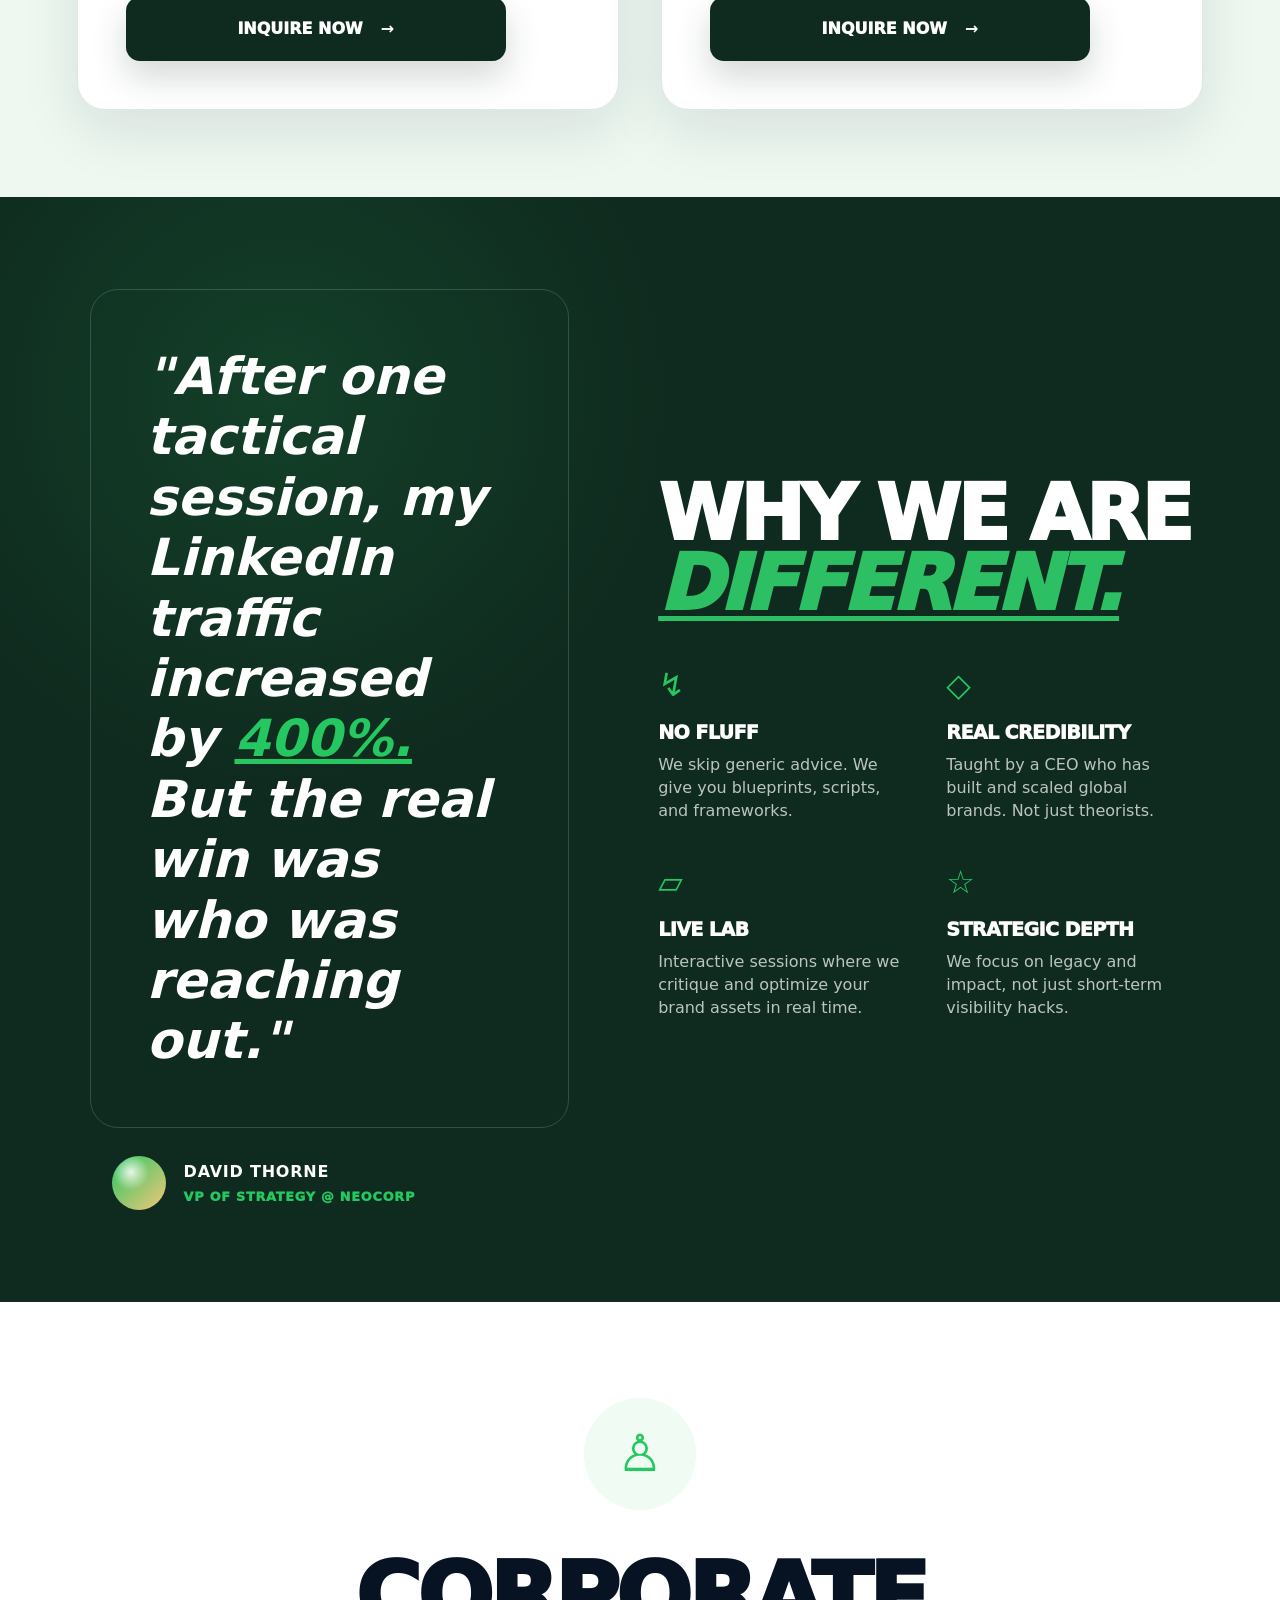
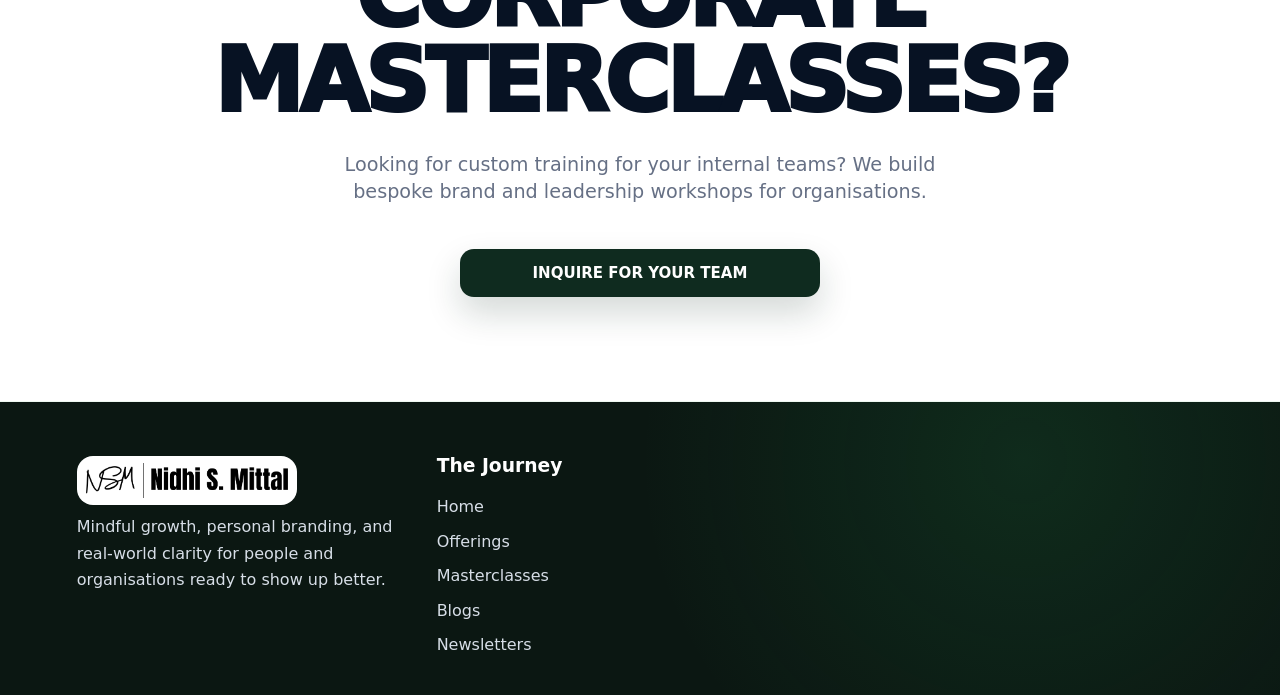
<file: masterclasses/index.html>
<!doctype html>
<html lang="en">
  <head>
    <meta charset="UTF-8" />
    <meta name="viewport" content="width=device-width, initial-scale=1.0" />
    <title>Masterclasses | Sattori Academy</title>
    <meta
      name="description"
      content="Sattori masterclasses are expert-led, practical sessions that turn brand clarity into confident action."
    />
    <link rel="stylesheet" href="../styles.css?v=footer-logo" />
  </head>
  <body>
    <header class="site-header" data-header>
      <a class="brand-mark" href="../index.html" aria-label="Nidhi S Mittal home">
        <img src="../assets/nidhi-s-mittal-logo.png" alt="Nidhi S Mittal" />
      </a>
      <button class="menu-toggle" type="button" aria-label="Open navigation" data-menu-toggle>
        <span></span><span></span><span></span>
      </button>
      <nav class="site-nav" data-nav>
        <a href="../index.html">Home</a>
        <a href="../index.html#philosophy">Consulting</a>
        <a href="../masterclasses/" aria-current="page">Masterclasses</a>
        <a href="../index.html#impact">Impact</a>
        <a href="../blogs.html">Blogs</a>
        <a class="nav-cta" href="../agency.html#work-with-us">Let's Talk</a>
      </nav>
    </header>

    <main class="program-page masterclasses-page masterclasses-refresh">
      <section class="academy-hero">
        <span>The Sattori Academy</span>
        <h1>Skillsets for <em>the top 1%.</em></h1>
        <p>"We do not teach you how to write a resume. We teach you how to be the person they cannot afford to miss."</p>
      </section>

      <section class="academy-grid" aria-label="Sattori academy masterclasses">
        <article>
          <div class="academy-card-top">
            <div class="academy-icon">✧</div>
            <div>
              <small>Duration</small>
              <strong>2 Days Intensive</strong>
            </div>
          </div>
          <h2>Brand archetype deep-dive</h2>
          <p>Discover the psychological anchor of your brand. We move past generic identity to find the core narrative that makes your presence undeniable.</p>
          <div class="academy-tags">
            <span>Identity design</span>
            <span>Psychology</span>
            <span>Impact</span>
          </div>
          <a href="mailto:reach@nidhimittal.com?subject=Brand%20Archetype%20Deep-Dive">Inquire now <b>→</b></a>
        </article>
        <article>
          <div class="academy-card-top">
            <div class="academy-icon">▱</div>
            <div>
              <small>Duration</small>
              <strong>90 Mins Keynote</strong>
            </div>
          </div>
          <h2>The impact resume & LinkedIn</h2>
          <p>Your digital presence is your 24/7 pitch. We engineer your resume and LinkedIn to speak the language of high-impact global recruitment.</p>
          <div class="academy-tags">
            <span>Recruitment</span>
            <span>Narrative</span>
            <span>SEO</span>
          </div>
          <a href="mailto:reach@nidhimittal.com?subject=Impact%20Resume%20and%20LinkedIn">Inquire now <b>→</b></a>
        </article>
        <article>
          <div class="academy-card-top">
            <div class="academy-icon">♙</div>
            <div>
              <small>Duration</small>
              <strong>4 Week Retainer</strong>
            </div>
          </div>
          <h2>Executive networking mastery</h2>
          <p>How to approach industry leaders without selling. Building a network based on mutual fruitfulness, legacy, and genuine intellectual exchange.</p>
          <div class="academy-tags">
            <span>Soft skills</span>
            <span>Influence</span>
            <span>Legacy</span>
          </div>
          <a href="mailto:reach@nidhimittal.com?subject=Executive%20Networking%20Mastery">Inquire now <b>→</b></a>
        </article>
        <article>
          <div class="academy-card-top">
            <div class="academy-icon">☼</div>
            <div>
              <small>Duration</small>
              <strong>1 Day Workshop</strong>
            </div>
          </div>
          <h2>Emotional intelligence for leaders</h2>
          <p>Skills are common. Temperament is rare. Learn the emotional frameworks used by top CEOs to manage teams and navigate high-stakes crisis.</p>
          <div class="academy-tags">
            <span>Leadership</span>
            <span>EQ</span>
            <span>Crisis management</span>
          </div>
          <a href="mailto:reach@nidhimittal.com?subject=Emotional%20Intelligence%20for%20Leaders">Inquire now <b>→</b></a>
        </article>
      </section>

      <section class="academy-difference" aria-label="Why Sattori masterclasses are different">
        <div class="academy-testimonial">
          <blockquote>
            "After one tactical session, my LinkedIn traffic increased by <em>400%.</em> But the real win was who was reaching out."
          </blockquote>
          <div>
            <span></span>
            <p><strong>David Thorne</strong> VP of Strategy @ Neocorp</p>
          </div>
        </div>
        <div class="academy-difference-copy">
          <h2>Why we are <em>different.</em></h2>
          <div class="academy-proof-grid">
            <article>
              <span>↯</span>
              <h3>No fluff</h3>
              <p>We skip generic advice. We give you blueprints, scripts, and frameworks.</p>
            </article>
            <article>
              <span>◇</span>
              <h3>Real credibility</h3>
              <p>Taught by a CEO who has built and scaled global brands. Not just theorists.</p>
            </article>
            <article>
              <span>▱</span>
              <h3>Live lab</h3>
              <p>Interactive sessions where we critique and optimize your brand assets in real time.</p>
            </article>
            <article>
              <span>☆</span>
              <h3>Strategic depth</h3>
              <p>We focus on legacy and impact, not just short-term visibility hacks.</p>
            </article>
          </div>
        </div>
      </section>

      <section class="academy-corporate-cta">
        <div class="academy-cta-icon">♙</div>
        <h2>Corporate masterclasses?</h2>
        <p>Looking for custom training for your internal teams? We build bespoke brand and leadership workshops for organisations.</p>
        <a class="button primary" href="mailto:reach@nidhimittal.com?subject=Corporate%20Masterclasses%20Enquiry">Inquire for your team</a>
      </section>
    </main>

    <footer class="site-footer" id="contact">
      <div class="footer-grid">
        <div>
          <a class="brand-mark footer-brand" href="../index.html">
            <img src="../assets/nidhi-s-mittal-logo.png" alt="Nidhi S Mittal" />
          </a>
          <p>Mindful growth, personal branding, and real-world clarity for people and organisations ready to show up better.</p>
        </div>
        <div>
          <h3>The Journey</h3>
          <a href="../index.html">Home</a>
          <a href="../agency.html">Offerings</a>
          <a href="../masterclasses/">Masterclasses</a>
          <a href="../blogs.html">Blogs</a>
          <a href="https://www.linkedin.com/newsletters/6964929938315489281/">Newsletters</a>
        </div>
      </div>
    </footer>

    <script src="../script.js?v=premium-corporate-final"></script>
  </body>
</html>
</file>
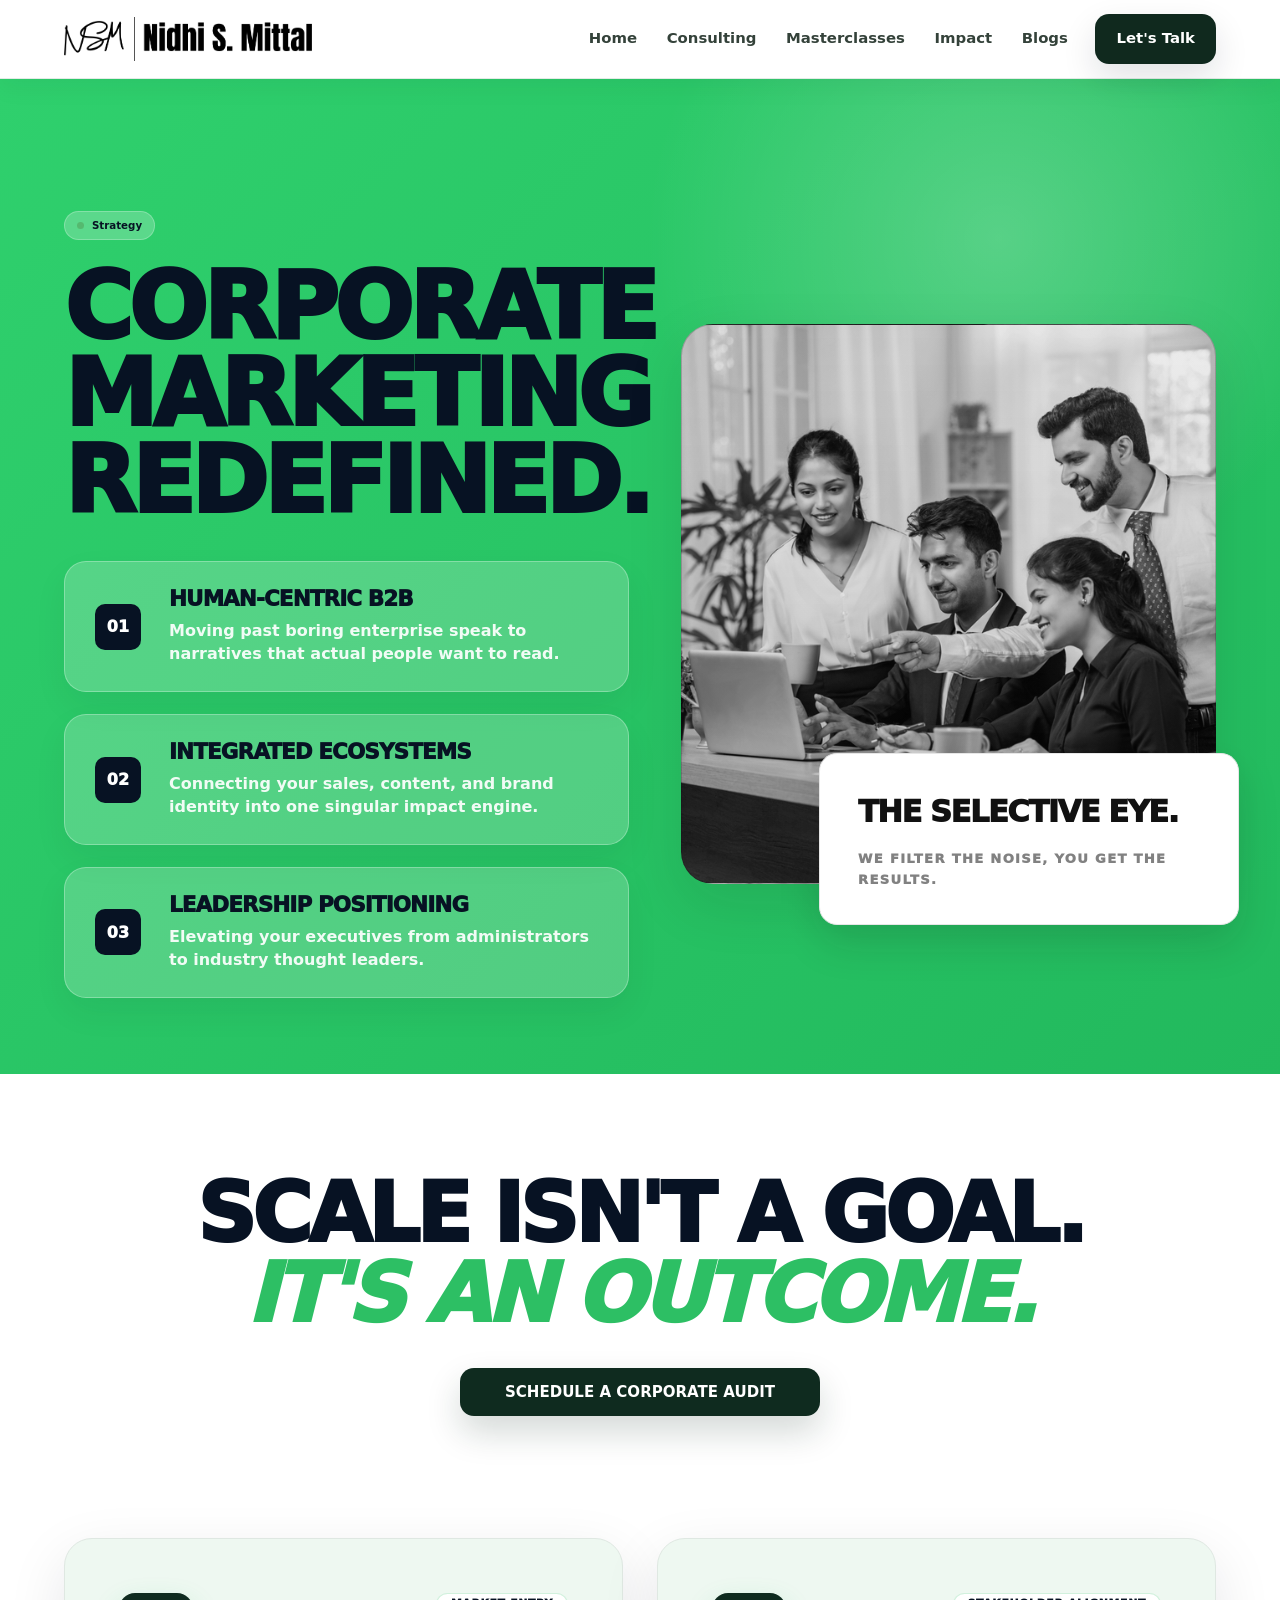
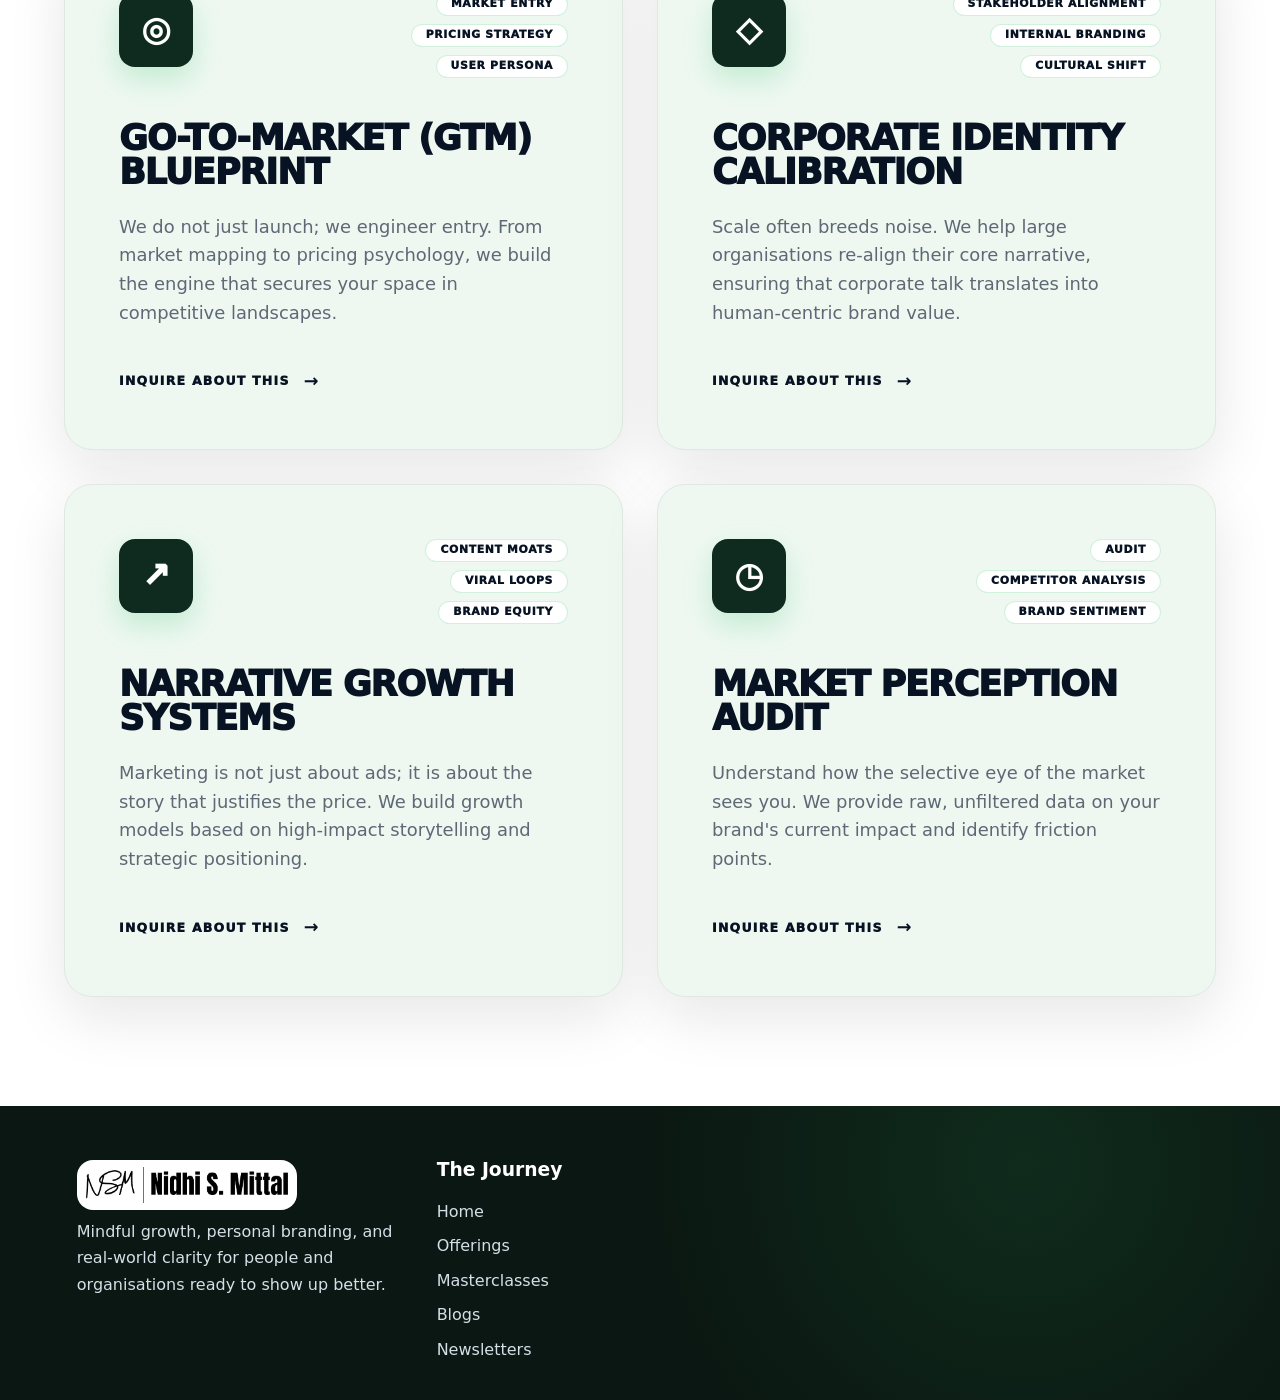
<file: strategy/index.html>
<!doctype html>
<html lang="en">
  <head>
    <meta charset="UTF-8" />
    <meta name="viewport" content="width=device-width, initial-scale=1.0" />
    <title>Strategy | Corporate Marketing Redefined</title>
    <meta
      name="description"
      content="Strategy by Sattori helps people and organisations turn scattered ideas into a clear, credible brand direction."
    />
    <link rel="stylesheet" href="../styles.css?v=strategy-image" />
  </head>
  <body>
    <header class="site-header" data-header>
      <a class="brand-mark" href="../index.html" aria-label="Nidhi S Mittal home">
        <img src="../assets/nidhi-s-mittal-logo.png" alt="Nidhi S Mittal" />
      </a>
      <button class="menu-toggle" type="button" aria-label="Open navigation" data-menu-toggle>
        <span></span><span></span><span></span>
      </button>
      <nav class="site-nav" data-nav>
        <a href="../index.html">Home</a>
        <a href="../index.html#philosophy">Consulting</a>
        <a href="../masterclasses/">Masterclasses</a>
        <a href="../index.html#impact">Impact</a>
        <a href="../blogs.html">Blogs</a>
        <a class="nav-cta" href="../agency.html#work-with-us">Let's Talk</a>
      </nav>
    </header>

    <main class="program-page strategy-page strategy-refresh">
      <section class="strategy-showcase" aria-label="Corporate marketing strategy">
        <div class="strategy-showcase-copy">
          <span class="section-kicker">Strategy</span>
          <h1>Corporate marketing redefined.</h1>
          <div class="strategy-pillars">
            <article>
              <span>01</span>
              <div>
                <h2>Human-centric B2B</h2>
                <p>Moving past boring enterprise speak to narratives that actual people want to read.</p>
              </div>
            </article>
            <article>
              <span>02</span>
              <div>
                <h2>Integrated ecosystems</h2>
                <p>Connecting your sales, content, and brand identity into one singular impact engine.</p>
              </div>
            </article>
            <article>
              <span>03</span>
              <div>
                <h2>Leadership positioning</h2>
                <p>Elevating your executives from administrators to industry thought leaders.</p>
              </div>
            </article>
          </div>
        </div>
        <div class="strategy-visual" aria-label="Corporate strategy session">
          <div class="selective-eye-card">
            <strong>The selective eye.</strong>
            <span>We filter the noise, you get the results.</span>
          </div>
        </div>
      </section>

      <section class="strategy-audit-cta">
        <h2>Scale isn't a goal. <span>It's an outcome.</span></h2>
        <a class="button primary" href="mailto:reach@nidhimittal.com?subject=Schedule%20a%20Corporate%20Audit">Schedule a corporate audit</a>
      </section>

      <section class="strategy-services" aria-label="Corporate strategy services">
        <article>
          <div class="strategy-service-icon">◎</div>
          <div class="strategy-tags">
            <span>Market entry</span>
            <span>Pricing strategy</span>
            <span>User persona</span>
          </div>
          <h2>Go-to-market (GTM) blueprint</h2>
          <p>
            We do not just launch; we engineer entry. From market mapping to pricing
            psychology, we build the engine that secures your space in competitive landscapes.
          </p>
          <a href="mailto:reach@nidhimittal.com?subject=GTM%20Blueprint%20Enquiry">Inquire about this <b>→</b></a>
        </article>
        <article>
          <div class="strategy-service-icon">◇</div>
          <div class="strategy-tags">
            <span>Stakeholder alignment</span>
            <span>Internal branding</span>
            <span>Cultural shift</span>
          </div>
          <h2>Corporate identity calibration</h2>
          <p>
            Scale often breeds noise. We help large organisations re-align their core
            narrative, ensuring that corporate talk translates into human-centric brand value.
          </p>
          <a href="mailto:reach@nidhimittal.com?subject=Corporate%20Identity%20Calibration">Inquire about this <b>→</b></a>
        </article>
        <article>
          <div class="strategy-service-icon">↗</div>
          <div class="strategy-tags">
            <span>Content moats</span>
            <span>Viral loops</span>
            <span>Brand equity</span>
          </div>
          <h2>Narrative growth systems</h2>
          <p>
            Marketing is not just about ads; it is about the story that justifies the price.
            We build growth models based on high-impact storytelling and strategic positioning.
          </p>
          <a href="mailto:reach@nidhimittal.com?subject=Narrative%20Growth%20Systems">Inquire about this <b>→</b></a>
        </article>
        <article>
          <div class="strategy-service-icon">◷</div>
          <div class="strategy-tags">
            <span>Audit</span>
            <span>Competitor analysis</span>
            <span>Brand sentiment</span>
          </div>
          <h2>Market perception audit</h2>
          <p>
            Understand how the selective eye of the market sees you. We provide raw,
            unfiltered data on your brand's current impact and identify friction points.
          </p>
          <a href="mailto:reach@nidhimittal.com?subject=Market%20Perception%20Audit">Inquire about this <b>→</b></a>
        </article>
      </section>
    </main>

    <footer class="site-footer" id="contact">
      <div class="footer-grid">
        <div>
          <a class="brand-mark footer-brand" href="../index.html">
            <img src="../assets/nidhi-s-mittal-logo.png" alt="Nidhi S Mittal" />
          </a>
          <p>Mindful growth, personal branding, and real-world clarity for people and organisations ready to show up better.</p>
        </div>
        <div>
          <h3>The Journey</h3>
          <a href="../index.html">Home</a>
          <a href="../agency.html">Offerings</a>
          <a href="../masterclasses/">Masterclasses</a>
          <a href="../blogs.html">Blogs</a>
          <a href="https://www.linkedin.com/newsletters/6964929938315489281/">Newsletters</a>
        </div>
      </div>
    </footer>

    <script src="../script.js?v=premium-corporate-final"></script>
  </body>
</html>
</file>
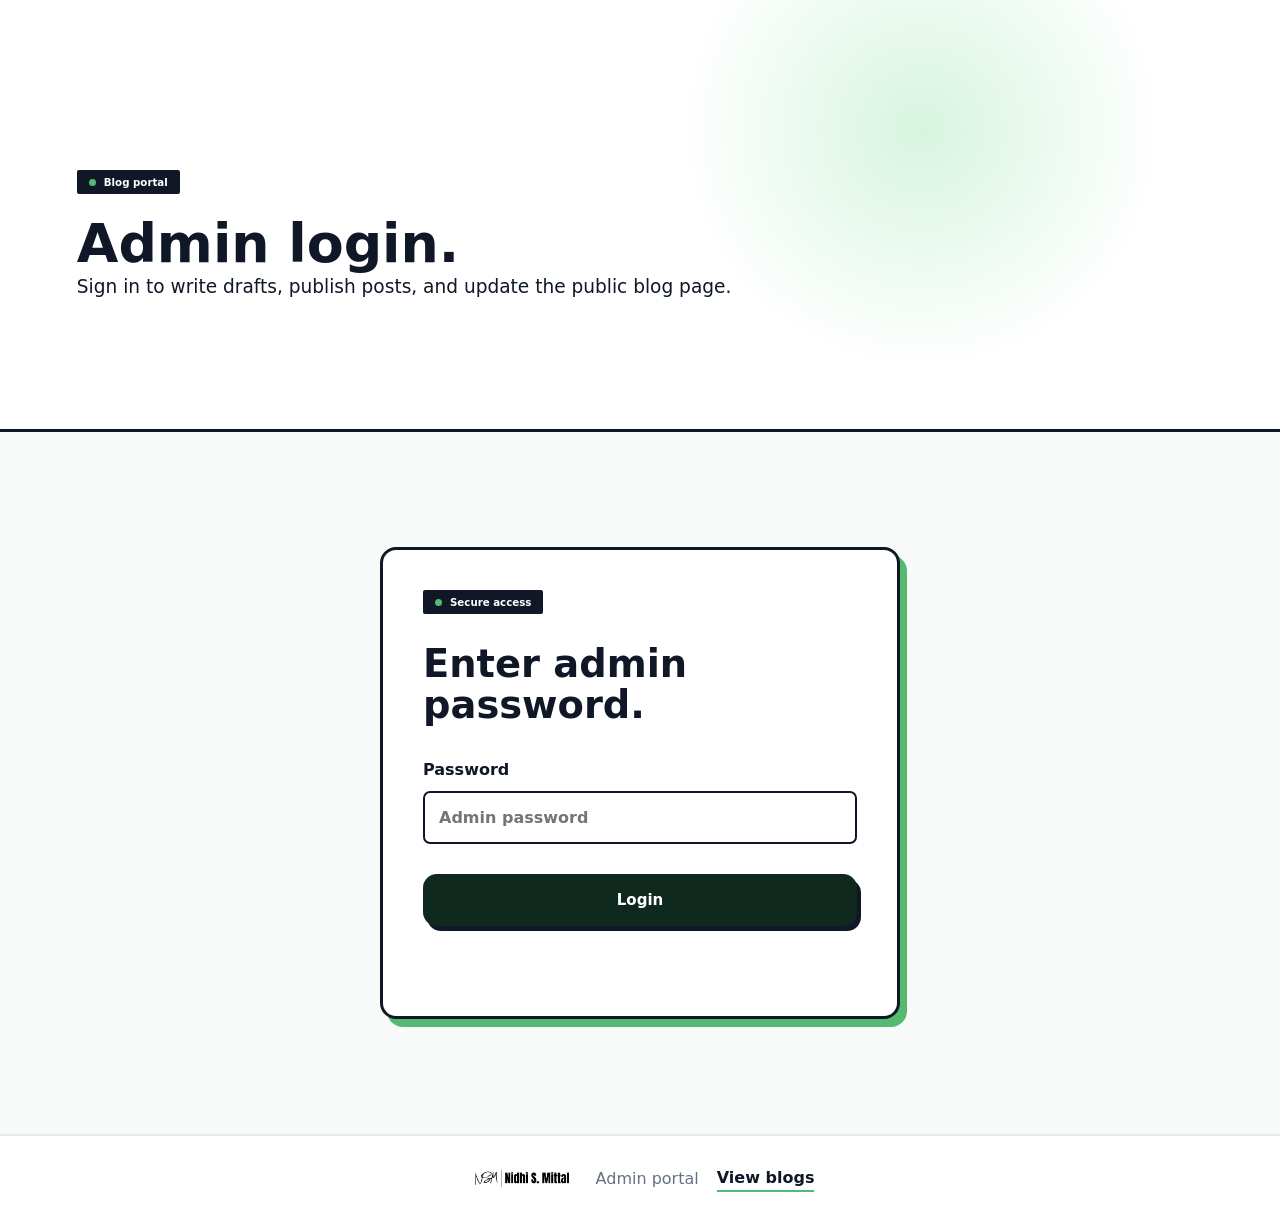
<file: admin.html>
<!doctype html>
<html lang="en">
  <head>
    <meta charset="UTF-8" />
    <meta name="viewport" content="width=device-width, initial-scale=1.0" />
    <title>Blog admin | Sattori Brand Awakening</title>
    <meta
      name="description"
      content="Write, draft, and publish Sattori blog posts from a simple local admin portal."
    />
    <link rel="stylesheet" href="styles.css" />
  </head>
  <body>
    <main class="admin-main">
      <section class="page-hero admin-hero">
        <div>
          <p class="eyebrow">Blog portal</p>
          <h1>Admin login.</h1>
          <p>
            Sign in to write drafts, publish posts, and update the public blog page.
          </p>
        </div>
      </section>

      <section class="section admin-login-section" data-admin-login-panel>
        <form class="admin-login" data-admin-login-form>
          <span class="section-kicker">Secure access</span>
          <h2>Enter admin password.</h2>
          <label>
            <span>Password</span>
            <input name="password" type="password" placeholder="Admin password" autocomplete="current-password" required />
          </label>
          <button class="button primary" type="submit">Login</button>
          <p data-login-message aria-live="polite"></p>
        </form>
      </section>

      <section class="section admin-shell" data-admin-content hidden>
        <form class="admin-editor" data-blog-admin-form>
          <input type="hidden" name="id" />
          <div class="field-grid">
            <label>
              <span>Title</span>
              <input name="title" type="text" placeholder="Blog title" required />
            </label>
            <label>
              <span>Category</span>
              <select name="category" required>
                <option value="marketing">Marketing mastery</option>
                <option value="brand">Personal brand building</option>
                <option value="journal">Nidhi's journal entries</option>
              </select>
            </label>
          </div>
          <label>
            <span>Excerpt</span>
            <textarea name="excerpt" rows="4" placeholder="Short summary for the blog card" required></textarea>
          </label>
          <label>
            <span>Full blog</span>
            <textarea name="body" rows="9" placeholder="Write the full blog here. Use blank lines for paragraphs." required></textarea>
          </label>
          <div class="admin-actions">
            <button class="button secondary" type="submit" name="status" value="draft">Save draft</button>
            <button class="button primary" type="submit" name="status" value="published">Publish</button>
            <button class="text-link" type="button" data-blog-reset>Clear form</button>
          </div>
          <p data-admin-message aria-live="polite"></p>
        </form>

        <aside class="admin-panel">
          <div class="section-heading compact">
            <span class="section-kicker">Published and drafts</span>
            <h2>Manage posts.</h2>
            <p>Published posts appear on the public blog page. Drafts stay here until you publish them.</p>
            <button class="text-link" type="button" data-admin-logout>Logout</button>
          </div>
          <div class="admin-post-list" data-admin-posts></div>
        </aside>
      </section>
    </main>

    <footer class="admin-footer">
      <a class="brand-mark footer-brand" href="index.html" aria-label="Nidhi S Mittal home">
        <img src="assets/nidhi-s-mittal-logo.png" alt="Nidhi S Mittal" />
      </a>
      <span>Admin portal</span>
      <a href="blogs.html">View blogs</a>
    </footer>

    <script src="script.js"></script>
  </body>
</html>
</file>
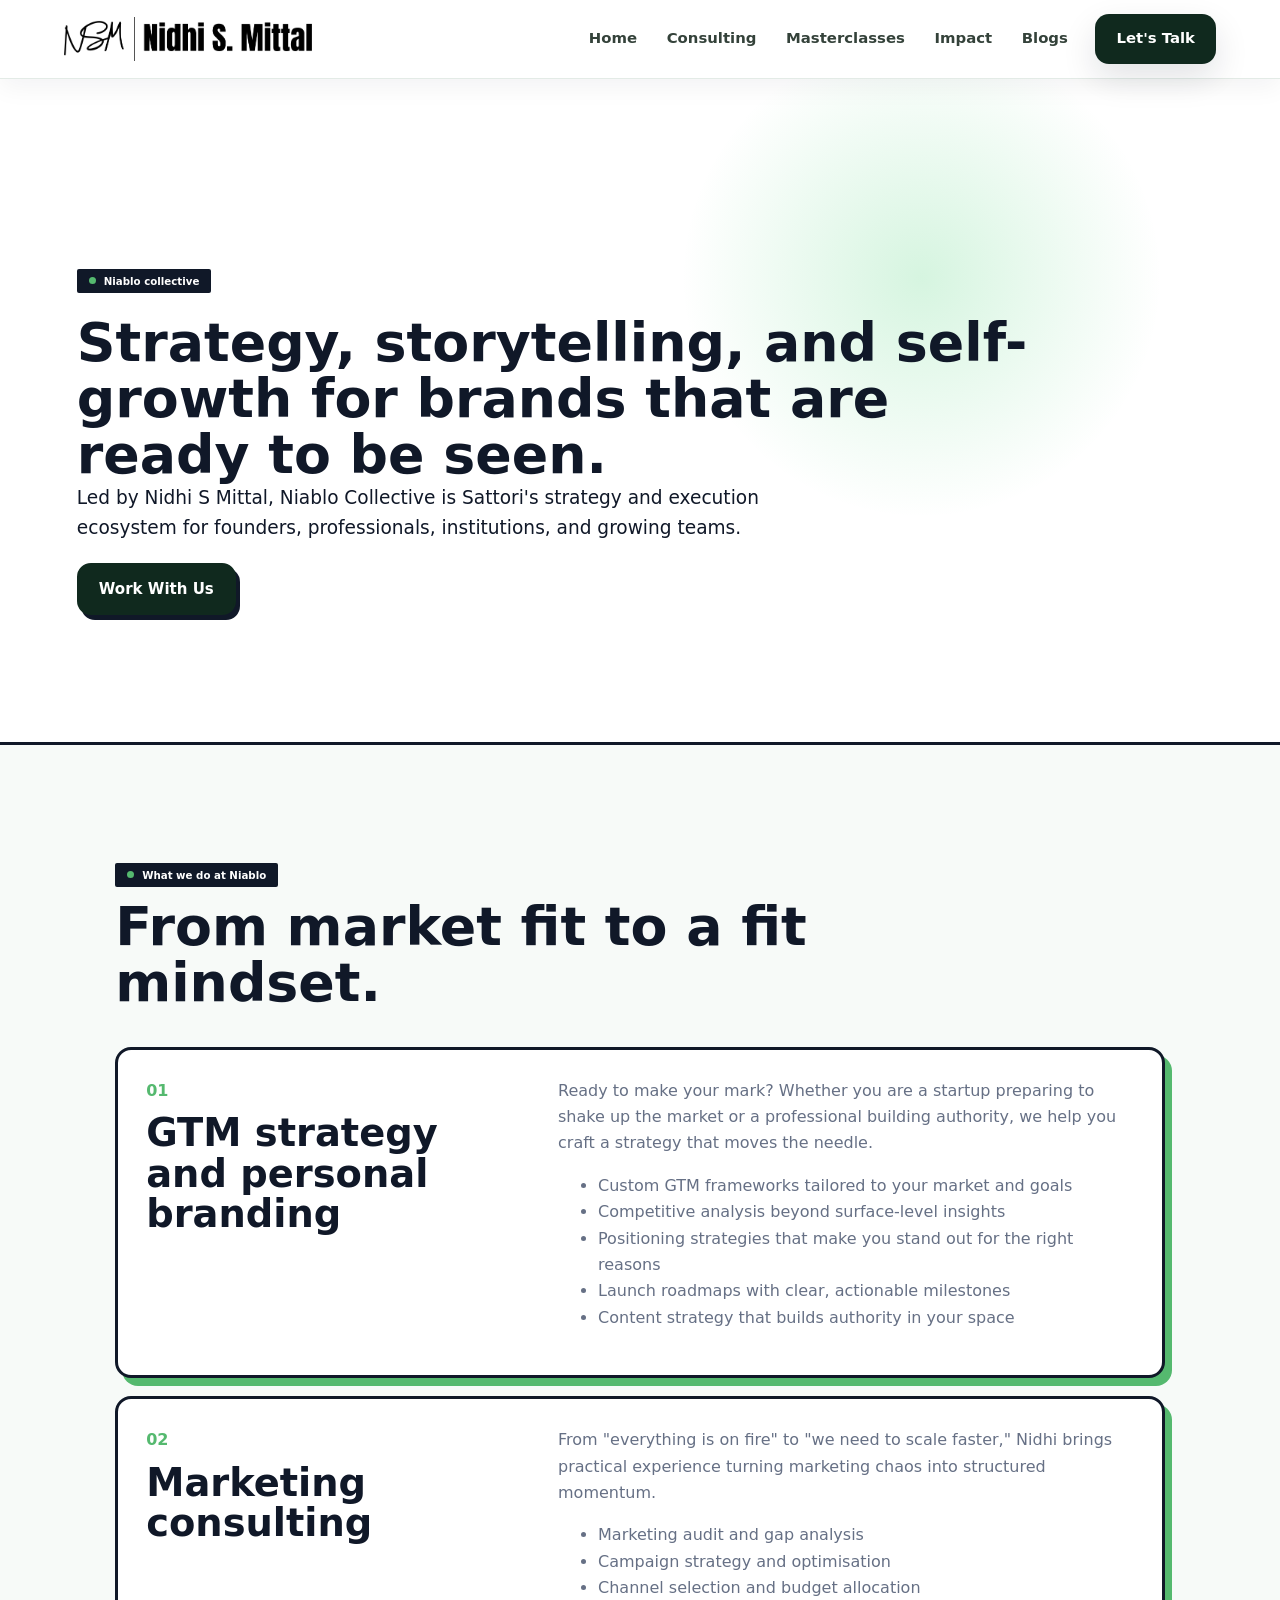
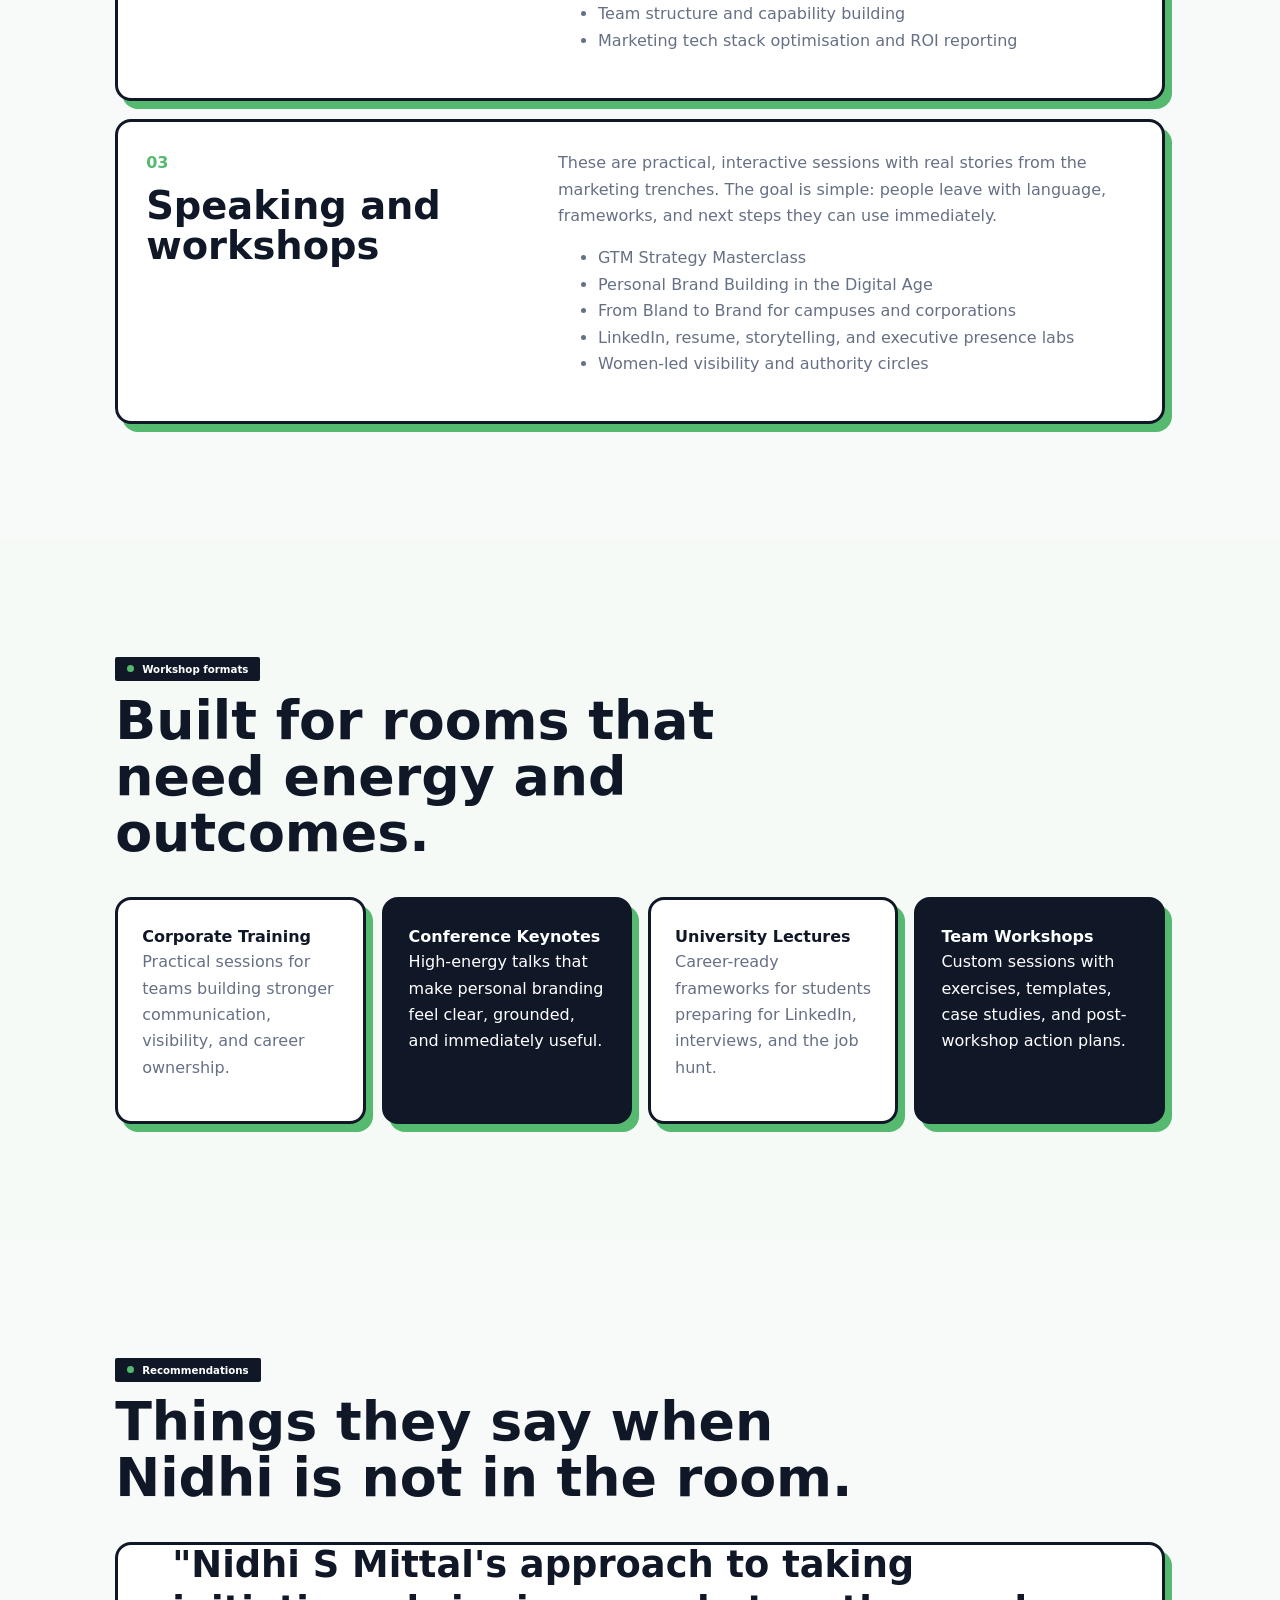
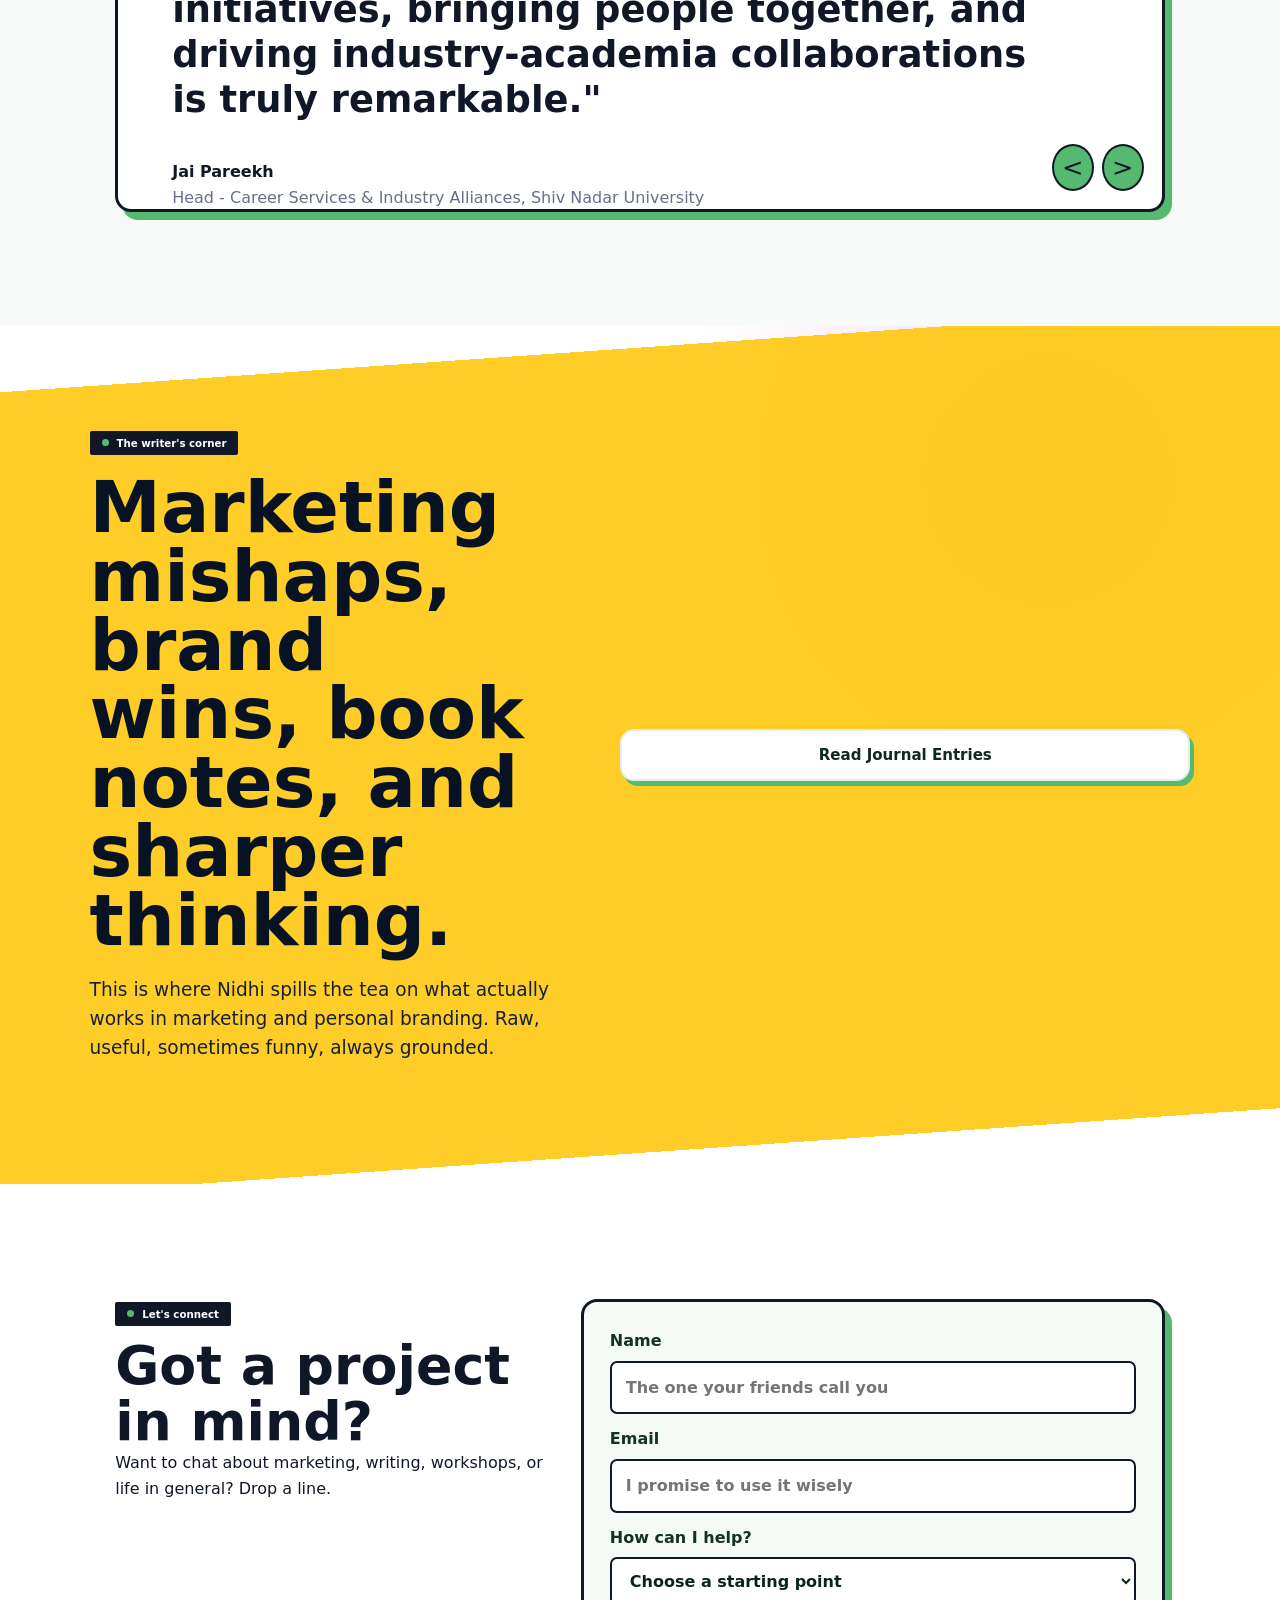
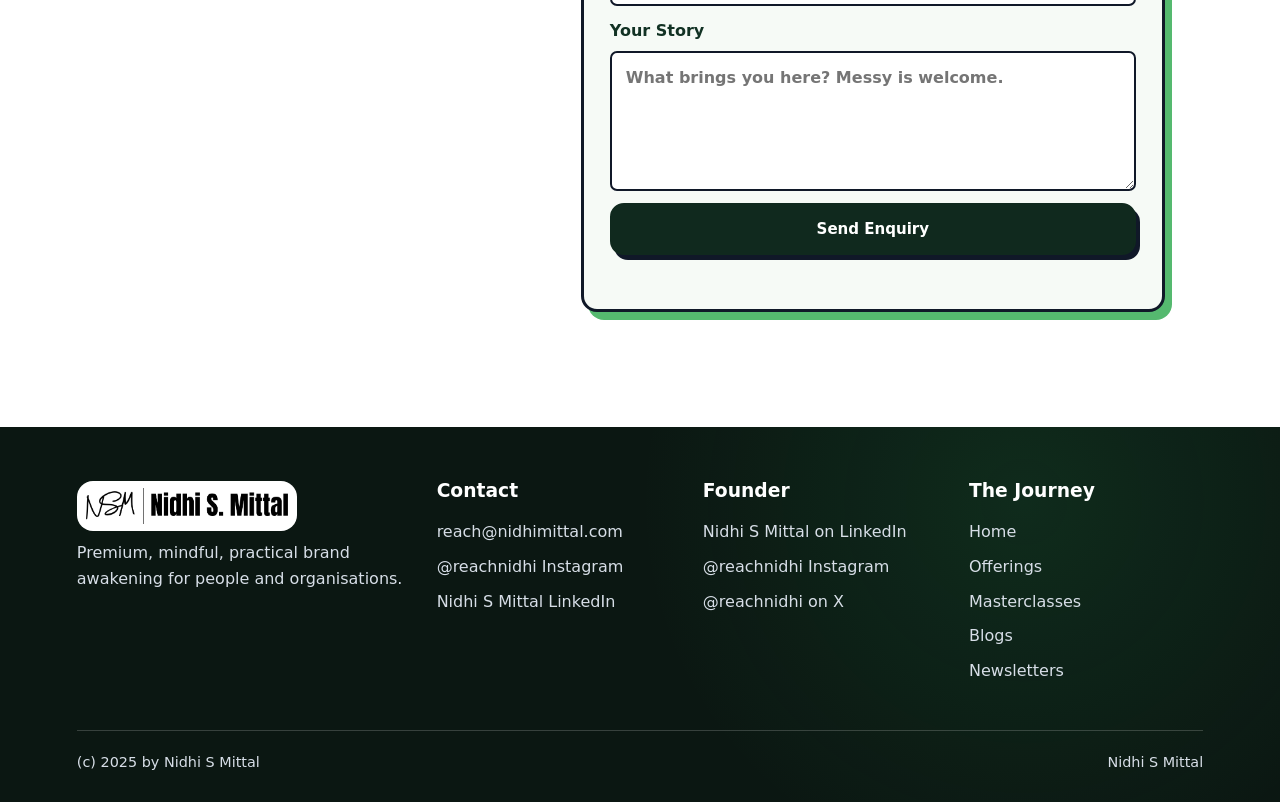
<file: agency.html>
<!doctype html>
<html lang="en">
  <head>
    <meta charset="UTF-8" />
    <meta name="viewport" content="width=device-width, initial-scale=1.0" />
    <title>Agency | Sattori Brand Awakening</title>
    <meta
      name="description"
      content="Niablo Collective by Sattori offers GTM strategy, personal branding, marketing consulting, speaking, and workshops led by Nidhi S Mittal."
    />
    <link rel="stylesheet" href="styles.css?v=premium-corporate-final" />
  </head>
  <body>
    <header class="site-header" data-header>
      <a class="brand-mark" href="index.html" aria-label="Nidhi S Mittal home">
        <img src="assets/nidhi-s-mittal-logo.png" alt="Nidhi S Mittal" />
      </a>
      <button class="menu-toggle" type="button" aria-label="Open navigation" data-menu-toggle>
        <span></span><span></span><span></span>
      </button>
      <nav class="site-nav" data-nav>
        <a href="index.html">Home</a>
        <a href="index.html#philosophy">Consulting</a>
        <a href="masterclasses/">Masterclasses</a>
        <a href="index.html#impact">Impact</a>
        <a href="blogs.html">Blogs</a>
        <a class="nav-cta" href="#work-with-us">Let's Talk</a>
      </nav>
    </header>

    <main>
      <section class="page-hero agency-hero">
        <div>
          <p class="eyebrow">Niablo collective</p>
          <h1>Strategy, storytelling, and self-growth for brands that are ready to be seen.</h1>
          <p>
            Led by Nidhi S Mittal, Niablo Collective is Sattori's strategy and execution ecosystem for founders,
            professionals, institutions, and growing teams.
          </p>
          <a class="button primary" href="#work-with-us">Work With Us</a>
        </div>
      </section>

      <section class="section">
        <div class="section-heading compact">
          <span class="section-kicker">What we do at Niablo</span>
          <h2>From market fit to a fit mindset.</h2>
        </div>
        <div class="service-stack">
          <article class="service-row" id="gtm">
            <div>
              <span>01</span>
              <h3>GTM strategy and personal branding</h3>
            </div>
            <div>
              <p>
                Ready to make your mark? Whether you are a startup preparing to shake up the market
                or a professional building authority, we help you craft a strategy that moves the needle.
              </p>
              <ul>
                <li>Custom GTM frameworks tailored to your market and goals</li>
                <li>Competitive analysis beyond surface-level insights</li>
                <li>Positioning strategies that make you stand out for the right reasons</li>
                <li>Launch roadmaps with clear, actionable milestones</li>
                <li>Content strategy that builds authority in your space</li>
              </ul>
            </div>
          </article>
          <article class="service-row" id="consulting">
            <div>
              <span>02</span>
              <h3>Marketing consulting</h3>
            </div>
            <div>
              <p>
                From "everything is on fire" to "we need to scale faster," Nidhi brings practical experience
                turning marketing chaos into structured momentum.
              </p>
              <ul>
                <li>Marketing audit and gap analysis</li>
                <li>Campaign strategy and optimisation</li>
                <li>Channel selection and budget allocation</li>
                <li>Team structure and capability building</li>
                <li>Marketing tech stack optimisation and ROI reporting</li>
              </ul>
            </div>
          </article>
          <article class="service-row" id="workshops">
            <div>
              <span>03</span>
              <h3>Speaking and workshops</h3>
            </div>
            <div>
              <p>
                These are practical, interactive sessions with real stories from the marketing trenches.
                The goal is simple: people leave with language, frameworks, and next steps they can use immediately.
              </p>
              <ul>
                <li>GTM Strategy Masterclass</li>
                <li>Personal Brand Building in the Digital Age</li>
                <li>From Bland to Brand for campuses and corporations</li>
                <li>LinkedIn, resume, storytelling, and executive presence labs</li>
                <li>Women-led visibility and authority circles</li>
              </ul>
            </div>
          </article>
        </div>
      </section>

      <section class="section muted">
        <div class="section-heading compact">
          <span class="section-kicker">Workshop formats</span>
          <h2>Built for rooms that need energy and outcomes.</h2>
        </div>
        <div class="format-grid">
          <article>
            <strong>Corporate Training</strong>
            <p>Practical sessions for teams building stronger communication, visibility, and career ownership.</p>
          </article>
          <article>
            <strong>Conference Keynotes</strong>
            <p>High-energy talks that make personal branding feel clear, grounded, and immediately useful.</p>
          </article>
          <article>
            <strong>University Lectures</strong>
            <p>Career-ready frameworks for students preparing for LinkedIn, interviews, and the job hunt.</p>
          </article>
          <article>
            <strong>Team Workshops</strong>
            <p>Custom sessions with exercises, templates, case studies, and post-workshop action plans.</p>
          </article>
        </div>
      </section>

      <section class="section recommendations">
        <div class="section-heading compact">
          <span class="section-kicker">Recommendations</span>
          <h2>Things they say when Nidhi is not in the room.</h2>
        </div>
        <div class="recommendation-slider" data-slider>
          <article class="recommendation active">
            <p>"Nidhi S Mittal's approach to taking initiatives, bringing people together, and driving industry-academia collaborations is truly remarkable."</p>
            <strong>Jai Pareekh</strong><span>Head - Career Services & Industry Alliances, Shiv Nadar University</span>
          </article>
          <article class="recommendation">
            <p>"Her ability to connect people, create opportunities, and drive impactful initiatives is truly commendable."</p>
            <strong>Nav Dutta</strong><span>Head - Career Development & Corporate Relations (US), Hult International Business School</span>
          </article>
          <article class="recommendation">
            <p>"She is a natural leader, a strategic thinker, and a true driver of profitability."</p>
            <strong>Argha Bose</strong><span>Ex-General Manager, Tata Advanced Systems</span>
          </article>
          <article class="recommendation">
            <p>"Integrity and transparency define Nidhi S Mittal's approach to professional relationships."</p>
            <strong>Abhinav Dagur</strong><span>President, FinSpectra USA</span>
          </article>
          <div class="slider-controls">
            <button type="button" aria-label="Previous recommendation" data-prev>&lt;</button>
            <button type="button" aria-label="Next recommendation" data-next>&gt;</button>
          </div>
        </div>
      </section>

      <section class="section writer-corner">
        <div>
          <span class="section-kicker">The writer's corner</span>
          <h2>Marketing mishaps, brand wins, book notes, and sharper thinking.</h2>
          <p>
            This is where Nidhi spills the tea on what actually works in marketing and personal branding.
            Raw, useful, sometimes funny, always grounded.
          </p>
        </div>
        <a class="button secondary" href="blogs.html#journal">Read Journal Entries</a>
      </section>

      <section class="section contact-panel" id="work-with-us">
        <div>
          <span class="section-kicker">Let's connect</span>
          <h2>Got a project in mind?</h2>
          <p>Want to chat about marketing, writing, workshops, or life in general? Drop a line.</p>
        </div>
        <form class="contact-form" data-contact-form>
          <label>
            Name
            <input type="text" name="name" placeholder="The one your friends call you" required />
          </label>
          <label>
            Email
            <input type="email" name="email" placeholder="I promise to use it wisely" required />
          </label>
          <label>
            How can I help?
            <select name="service" required>
              <option value="">Choose a starting point</option>
              <option>Personal branding workshop</option>
              <option>GTM or marketing consulting</option>
              <option>Invite Nidhi to speak</option>
              <option>Join the Sattori community</option>
            </select>
          </label>
          <label>
            Your Story
            <textarea name="message" placeholder="What brings you here? Messy is welcome." required></textarea>
          </label>
          <button class="button primary" type="submit">Send Enquiry</button>
          <p data-contact-message aria-live="polite"></p>
        </form>
      </section>
    </main>

    <footer class="site-footer" id="contact">
      <div class="footer-grid">
        <div>
          <a class="brand-mark footer-brand" href="index.html">
            <img src="assets/nidhi-s-mittal-logo.png" alt="Nidhi S Mittal" />
          </a>
          <p>Premium, mindful, practical brand awakening for people and organisations.</p>
        </div>
        <div>
          <h3>Contact</h3>
          <a href="mailto:reach@nidhimittal.com">reach@nidhimittal.com</a>
          <a href="https://www.instagram.com/reachnidhi/" target="_blank" rel="noreferrer">@reachnidhi Instagram</a>
          <a href="https://www.linkedin.com/in/reachnidhi/" target="_blank" rel="noreferrer">Nidhi S Mittal LinkedIn</a>
        </div>
        <div>
          <h3>Founder</h3>
          <a href="https://www.linkedin.com/in/reachnidhi/" target="_blank" rel="noreferrer">Nidhi S Mittal on LinkedIn</a>
          <a href="https://www.instagram.com/reachnidhi/" target="_blank" rel="noreferrer">@reachnidhi Instagram</a>
          <a href="https://x.com/reachnidhi" target="_blank" rel="noreferrer">@reachnidhi on X</a>
        </div>
        <div>
          <h3>The Journey</h3>
          <a href="index.html">Home</a>
          <a href="agency.html">Offerings</a>
          <a href="masterclasses/">Masterclasses</a>
          <a href="blogs.html">Blogs</a>
          <a href="https://www.linkedin.com/newsletters/6964929938315489281/">Newsletters</a>
        </div>
      </div>
      <div class="footer-bottom">
        <span>(c) 2025 by Nidhi S Mittal</span>
        <span>Nidhi S Mittal</span>
      </div>
    </footer>

    <script src="script.js?v=premium-corporate-final"></script>
  </body>
</html>
</file>
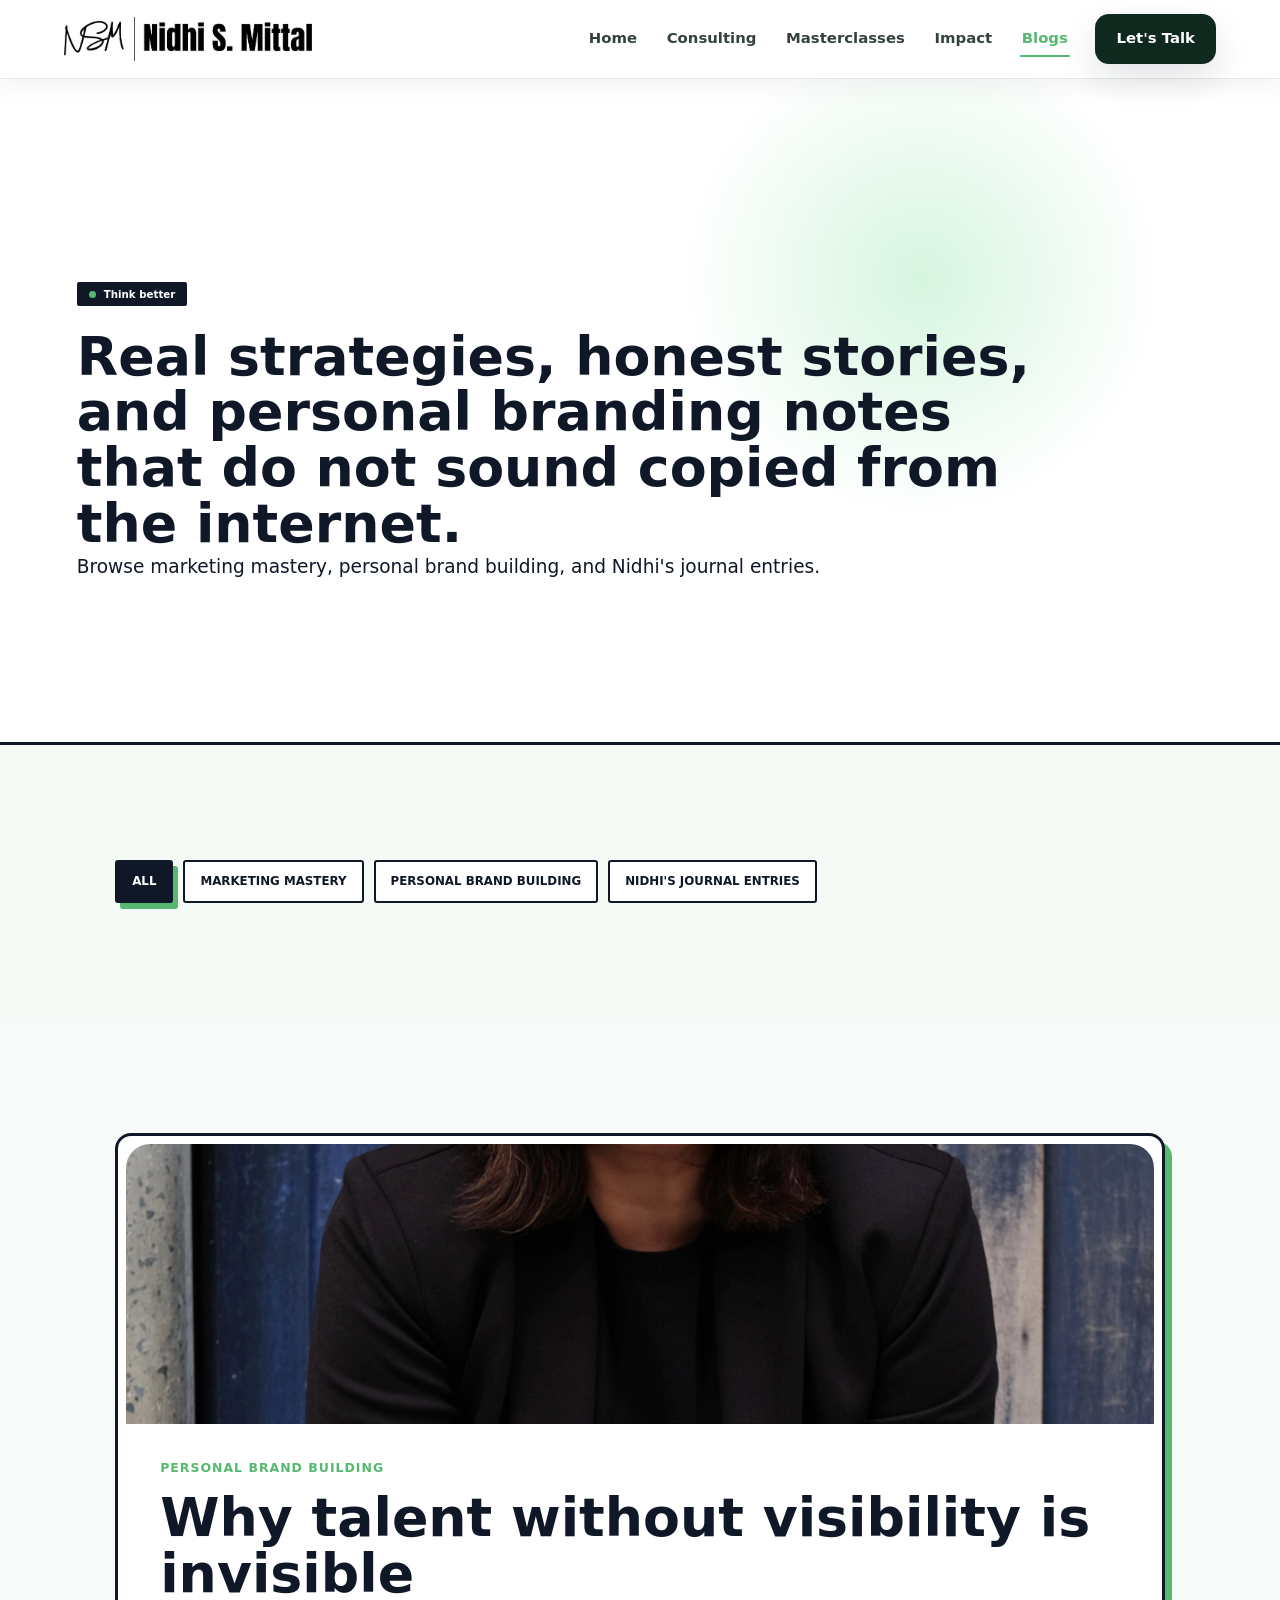
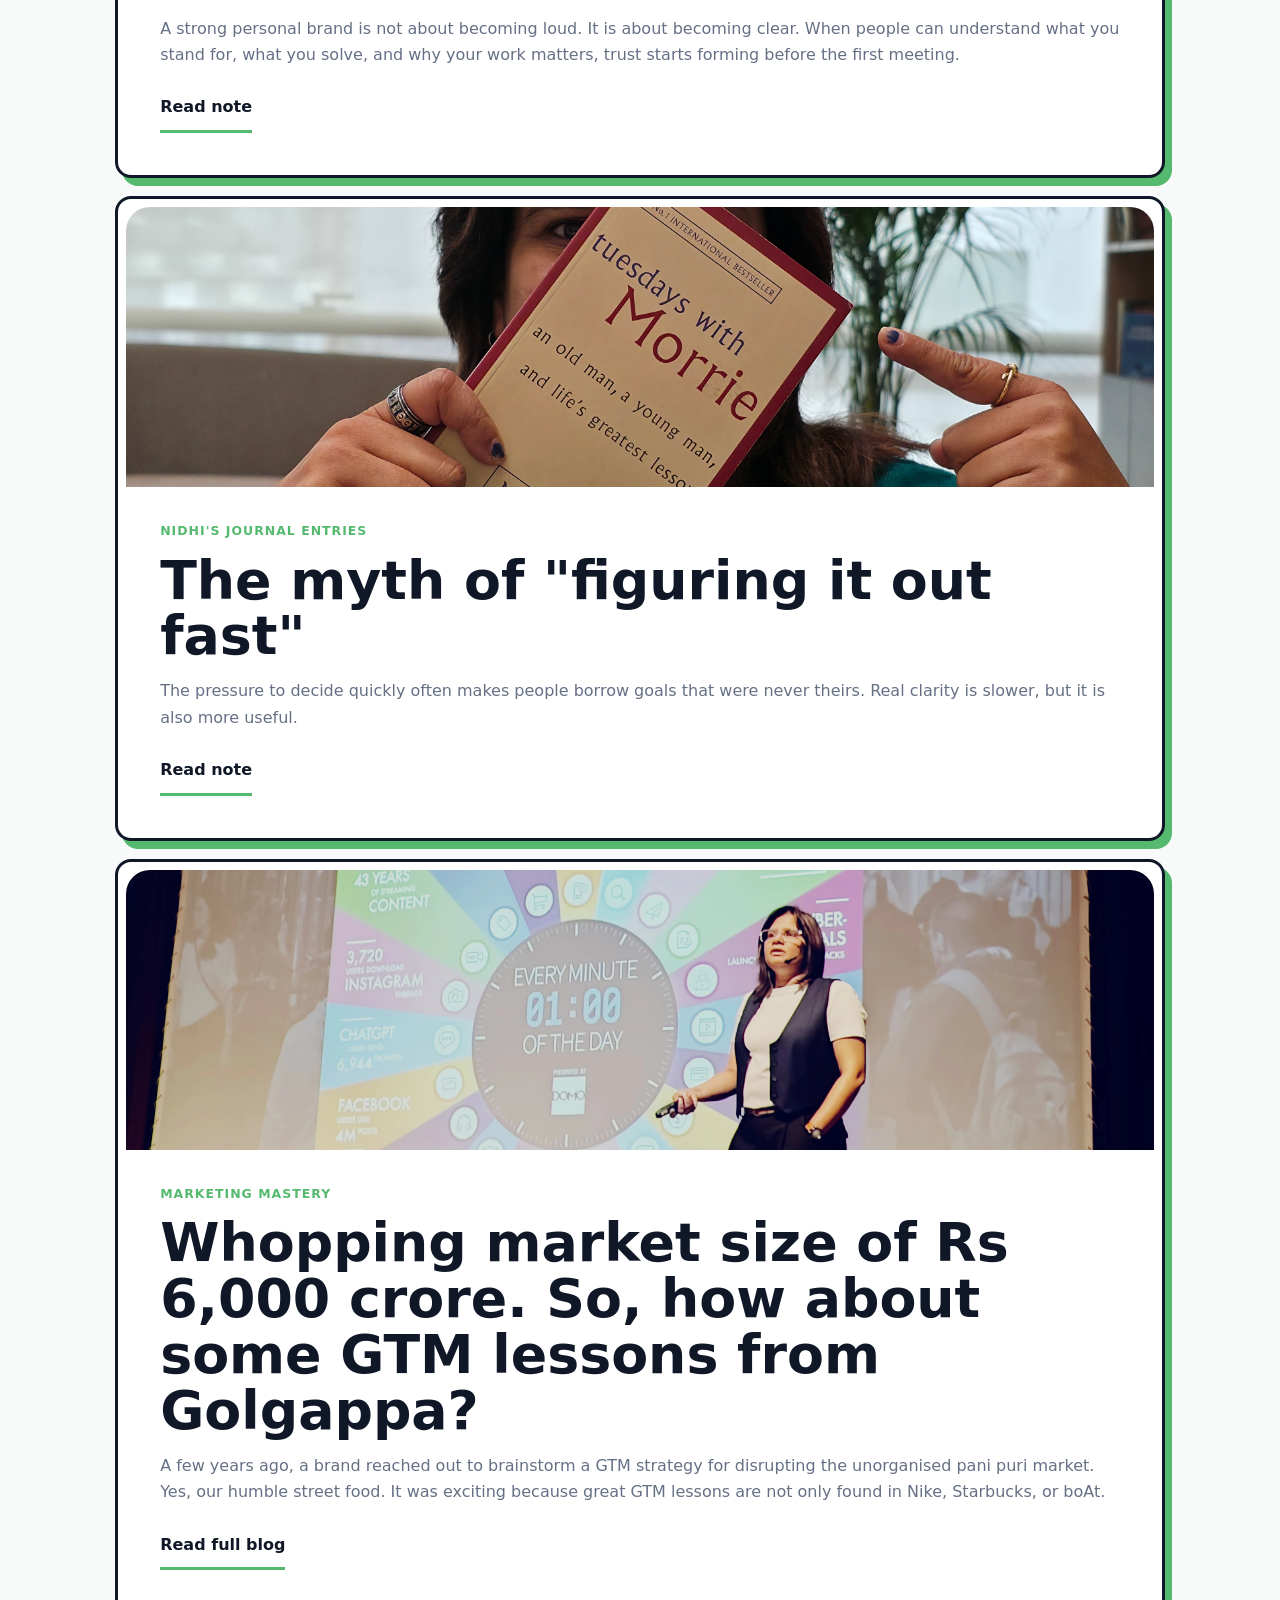
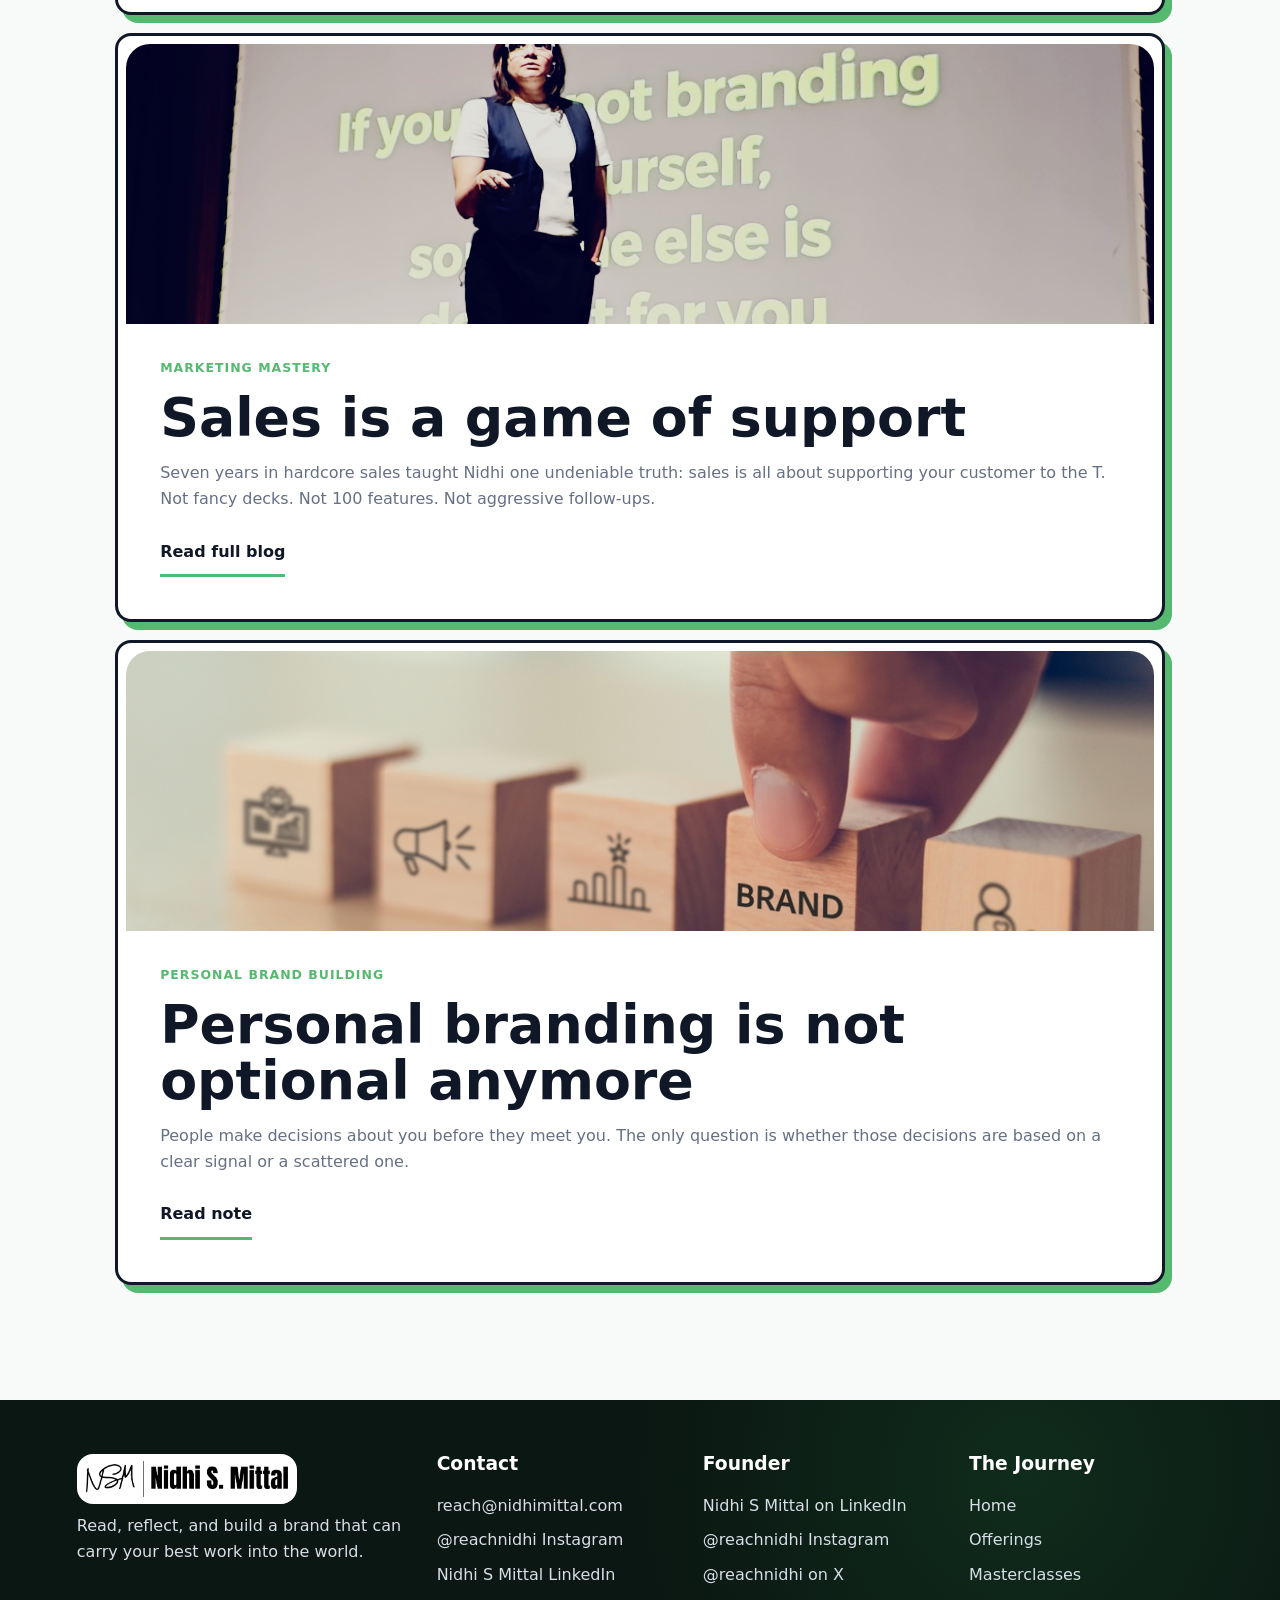
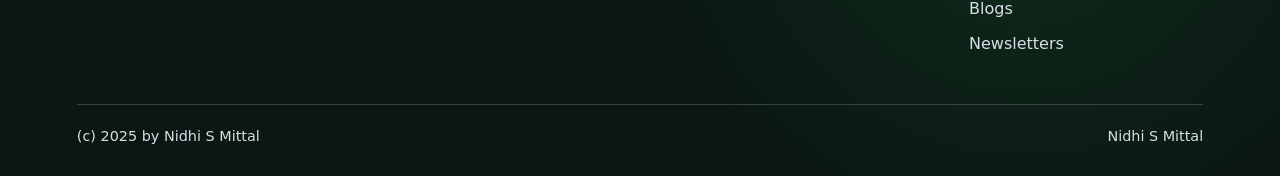
<file: blogs.html>
<!doctype html>
<html lang="en">
  <head>
    <meta charset="UTF-8" />
    <meta name="viewport" content="width=device-width, initial-scale=1.0" />
    <title>Blogs | Sattori Brand Awakening</title>
    <meta
      name="description"
      content="Read Sattori insights on marketing mastery, personal branding, GTM strategy, and Nidhi S Mittal's journal entries."
    />
    <link rel="stylesheet" href="styles.css?v=premium-corporate-final" />
  </head>
  <body>
    <header class="site-header" data-header>
      <a class="brand-mark" href="index.html" aria-label="Nidhi S Mittal home">
        <img src="assets/nidhi-s-mittal-logo.png" alt="Nidhi S Mittal" />
      </a>
      <button class="menu-toggle" type="button" aria-label="Open navigation" data-menu-toggle>
        <span></span><span></span><span></span>
      </button>
      <nav class="site-nav" data-nav>
        <a href="index.html">Home</a>
        <a href="index.html#philosophy">Consulting</a>
        <a href="masterclasses/">Masterclasses</a>
        <a href="index.html#impact">Impact</a>
        <a href="blogs.html" aria-current="page">Blogs</a>
        <a class="nav-cta" href="agency.html#work-with-us">Let's Talk</a>
      </nav>
    </header>

    <main>
      <section class="page-hero blogs-hero">
        <div>
          <p class="eyebrow">Think better</p>
          <h1>Real strategies, honest stories, and personal branding notes that do not sound copied from the internet.</h1>
          <p>Browse marketing mastery, personal brand building, and Nidhi's journal entries.</p>
        </div>
      </section>

      <section class="section blog-controls">
        <div class="filter-row" role="group" aria-label="Blog categories">
          <button class="filter active" type="button" data-filter="all">All</button>
          <button class="filter" type="button" data-filter="marketing">Marketing mastery</button>
          <button class="filter" type="button" data-filter="brand">Personal brand building</button>
          <button class="filter" type="button" data-filter="journal">Nidhi's journal entries</button>
        </div>
      </section>

      <section class="section article-list" id="journal" data-blog-list>
        <div class="live-posts" data-live-posts aria-live="polite"></div>
        <article class="article-card" id="visibility" data-category="brand">
          <figure class="article-card-image">
            <img src="assets/nidhi-s-mittal.jpg" alt="Nidhi S Mittal portrait" />
          </figure>
          <span>Personal brand building</span>
          <h2>Why talent without visibility is invisible</h2>
          <p>
            A strong personal brand is not about becoming loud. It is about becoming clear. When people can understand
            what you stand for, what you solve, and why your work matters, trust starts forming before the first meeting.
          </p>
          <button class="text-link" type="button" data-expand>Read note</button>
          <div class="article-more">
            <p>
              Start with three anchors: your credibility, your point of view, and your proof. Then show up consistently
              in places where opportunity already looks for people like you: LinkedIn, interviews, introductions,
              industry rooms, and the conversations your future clients or employers already trust.
            </p>
          </div>
        </article>

        <article class="article-card" id="figuring-out-fast" data-category="journal">
          <figure class="article-card-image">
            <img src="assets/person-author.jpg" alt="Nidhi holding a book" />
          </figure>
          <span>Nidhi's journal entries</span>
          <h2>The myth of "figuring it out fast"</h2>
          <p>
            The pressure to decide quickly often makes people borrow goals that were never theirs. Real clarity is slower,
            but it is also more useful.
          </p>
          <button class="text-link" type="button" data-expand>Read note</button>
          <div class="article-more">
            <p>
              Sattori's work begins by asking better questions: What are you already good at? Where do people already
              trust you? What story are you accidentally telling right now? What story would help people understand you better?
            </p>
          </div>
        </article>

        <article class="article-card" id="golgappa" data-category="marketing">
          <figure class="article-card-image">
            <img src="assets/hero-nidhi-stage-2.jpg" alt="Nidhi speaking at a marketing session" />
          </figure>
          <span>Marketing mastery</span>
          <h2>Whopping market size of Rs 6,000 crore. So, how about some GTM lessons from Golgappa?</h2>
          <p>
            A few years ago, a brand reached out to brainstorm a GTM strategy for disrupting the unorganised pani puri market.
            Yes, our humble street food. It was exciting because great GTM lessons are not only found in Nike, Starbucks,
            or boAt.
          </p>
          <button class="text-link" type="button" data-expand>Read full blog</button>
          <div class="article-more">
            <p>
              Golgappa nails regional customisation, from Delhi's tangy tamarind water to Kolkata's spicy minty mix. It
              understands perfect pricing, whether someone has Rs 10 or Rs 50. Its distribution is undefeated: a cart,
              a vendor, and a loyal fanbase on nearly every street.
            </p>
            <p>
              It is also experiential marketing at its finest: the assembly, the crunch, the burst of flavour, and the
              word-of-mouth that has travelled through generations. If a humble street food can capture a nation, imagine
              what a sharp GTM strategy can do for your product.
            </p>
          </div>
        </article>

        <article class="article-card" id="sales-support" data-category="marketing">
          <figure class="article-card-image">
            <img src="assets/hero-nidhi-stage-1.jpg" alt="Nidhi presenting on stage" />
          </figure>
          <span>Marketing mastery</span>
          <h2>Sales is a game of support</h2>
          <p>
            Seven years in hardcore sales taught Nidhi one undeniable truth: sales is all about supporting your customer to the T.
            Not fancy decks. Not 100 features. Not aggressive follow-ups.
          </p>
          <button class="text-link" type="button" data-expand>Read full blog</button>
          <div class="article-more">
            <p>
              Every buyer has one question running through their mind: "Will I be fine?" If they do not believe you will
              make their life easier, they will not buy. Buyers today are drowning in options, and the real separator is trust.
            </p>
            <p>
              Be proactive. Map your solution to the actual problem. Clearly show why you are better or different. Set
              boundaries, but show up when it matters. Make it easy to say yes by simplifying pricing, approvals, and
              unnecessary steps. Sales is not pushing. It is guiding.
            </p>
          </div>
        </article>

        <article class="article-card" data-category="brand">
          <figure class="article-card-image">
            <img src="assets/brand-awakening-blocks.jpg" alt="Wooden brand blocks on a desk" />
          </figure>
          <span>Personal brand building</span>
          <h2>Personal branding is not optional anymore</h2>
          <p>
            People make decisions about you before they meet you. The only question is whether those decisions are based
            on a clear signal or a scattered one.
          </p>
          <button class="text-link" type="button" data-expand>Read note</button>
          <div class="article-more">
            <p>
              A practical brand does not need a performance. It needs alignment between your expertise, your language,
              your platforms, and your proof. That is where opportunities begin to compound.
            </p>
          </div>
        </article>
      </section>

    </main>

    <footer class="site-footer" id="contact">
      <div class="footer-grid">
        <div>
          <a class="brand-mark footer-brand" href="index.html">
            <img src="assets/nidhi-s-mittal-logo.png" alt="Nidhi S Mittal" />
          </a>
          <p>Read, reflect, and build a brand that can carry your best work into the world.</p>
        </div>
        <div>
          <h3>Contact</h3>
          <a href="mailto:reach@nidhimittal.com">reach@nidhimittal.com</a>
          <a href="https://www.instagram.com/reachnidhi/" target="_blank" rel="noreferrer">@reachnidhi Instagram</a>
          <a href="https://www.linkedin.com/in/reachnidhi/" target="_blank" rel="noreferrer">Nidhi S Mittal LinkedIn</a>
        </div>
        <div>
          <h3>Founder</h3>
          <a href="https://www.linkedin.com/in/reachnidhi/" target="_blank" rel="noreferrer">Nidhi S Mittal on LinkedIn</a>
          <a href="https://www.instagram.com/reachnidhi/" target="_blank" rel="noreferrer">@reachnidhi Instagram</a>
          <a href="https://x.com/reachnidhi" target="_blank" rel="noreferrer">@reachnidhi on X</a>
        </div>
        <div>
          <h3>The Journey</h3>
          <a href="index.html">Home</a>
          <a href="agency.html">Offerings</a>
          <a href="masterclasses/">Masterclasses</a>
          <a href="blogs.html">Blogs</a>
          <a href="https://www.linkedin.com/newsletters/6964929938315489281/">Newsletters</a>
        </div>
      </div>
      <div class="footer-bottom">
        <span>(c) 2025 by Nidhi S Mittal</span>
        <span>Nidhi S Mittal</span>
      </div>
    </footer>

    <script src="script.js?v=premium-corporate-final"></script>
  </body>
</html>
</file>
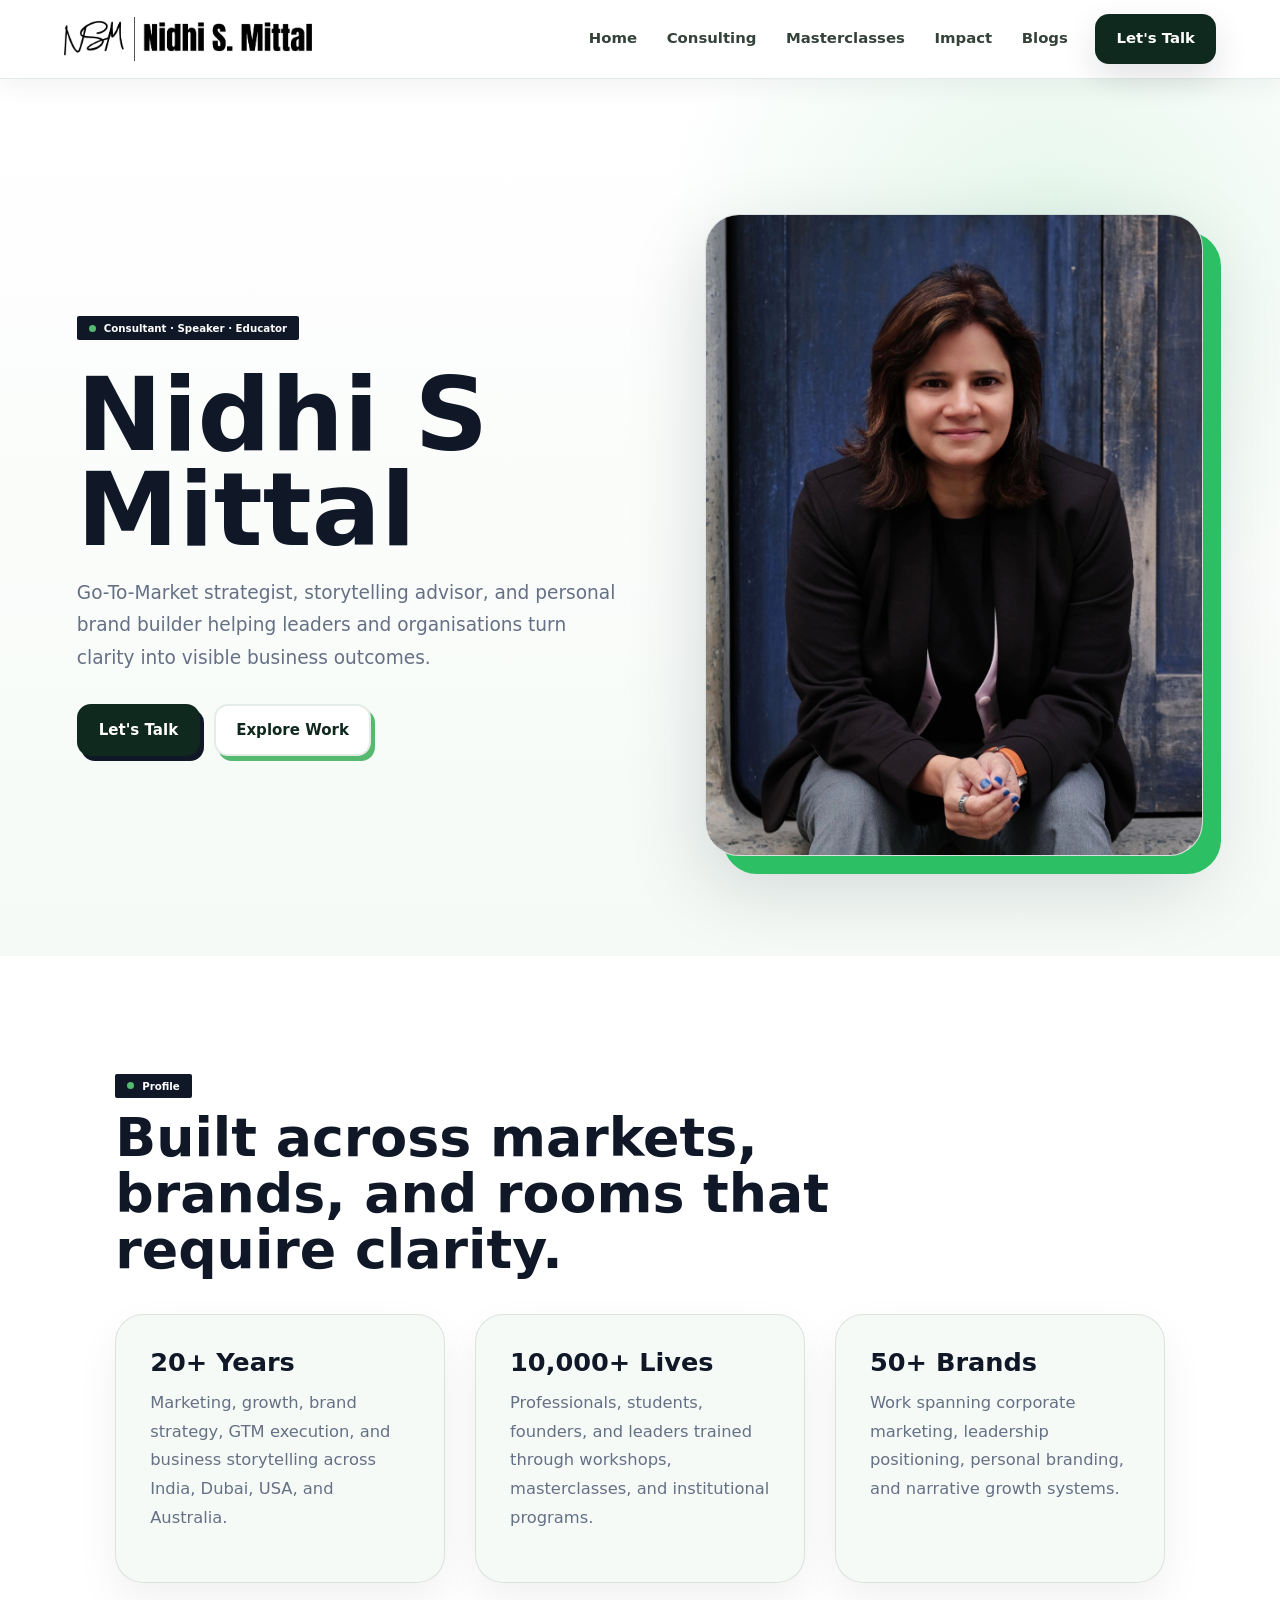
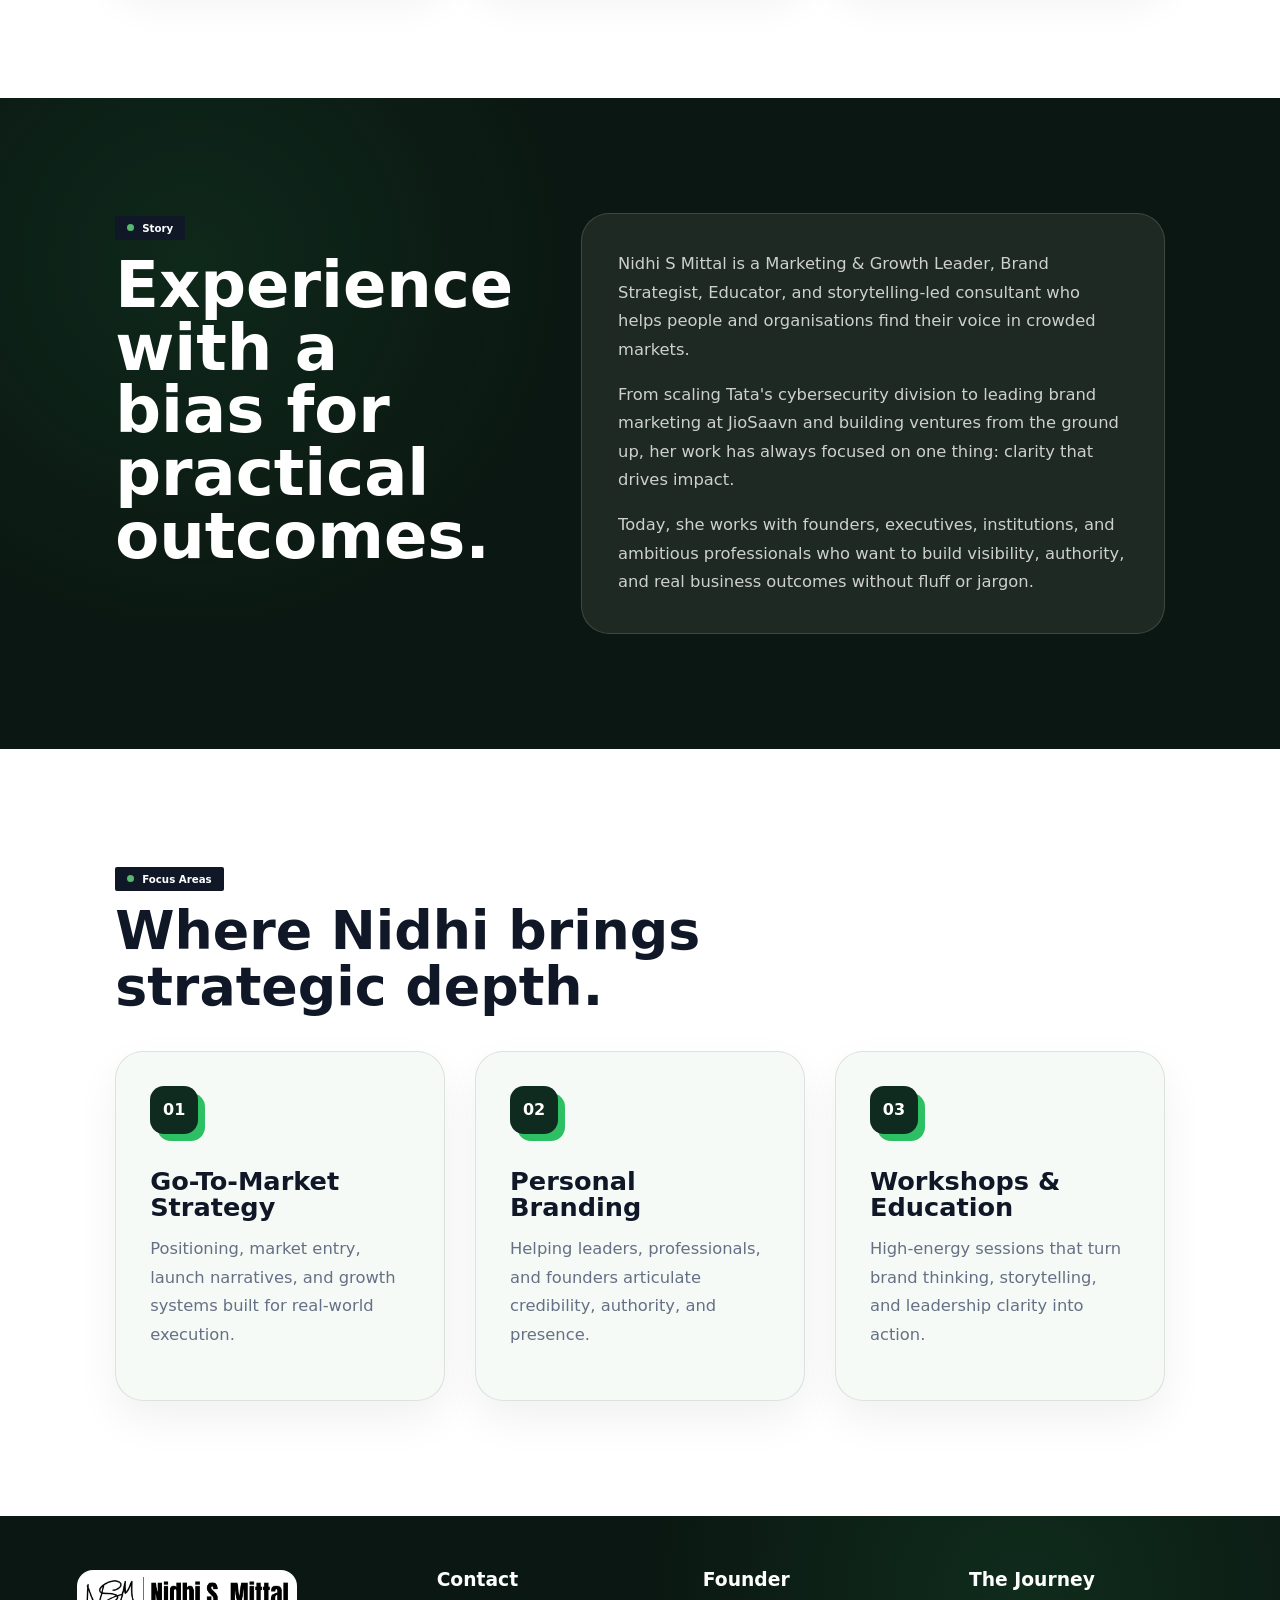
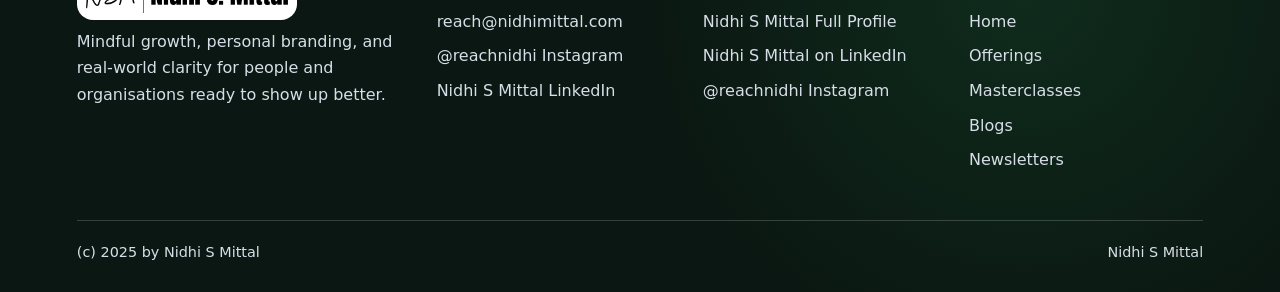
<file: founder-profile.html>
<!doctype html>
<html lang="en">
  <head>
    <meta charset="UTF-8" />
    <meta name="viewport" content="width=device-width, initial-scale=1.0" />
    <title>Nidhi S Mittal | Full Profile</title>
    <meta
      name="description"
      content="Full profile of Nidhi S Mittal, consultant, speaker, educator, GTM strategist, and personal brand builder."
    />
    <link rel="stylesheet" href="styles.css?v=founder-profile" />
  </head>
  <body>
    <header class="site-header" data-header>
      <a class="brand-mark" href="index.html" aria-label="Nidhi S Mittal home">
        <img src="assets/nidhi-s-mittal-logo.png" alt="Nidhi S Mittal" />
      </a>
      <button class="menu-toggle" type="button" aria-label="Open navigation" data-menu-toggle>
        <span></span><span></span><span></span>
      </button>
      <nav class="site-nav" data-nav>
        <a href="index.html">Home</a>
        <a href="index.html#philosophy">Consulting</a>
        <a href="masterclasses/">Masterclasses</a>
        <a href="index.html#impact">Impact</a>
        <a href="blogs.html">Blogs</a>
        <a class="nav-cta" href="agency.html#work-with-us">Let's Talk</a>
      </nav>
    </header>

    <main>
      <section class="profile-hero">
        <div class="profile-hero-copy">
          <p class="eyebrow">Consultant · Speaker · Educator</p>
          <h1>Nidhi S Mittal</h1>
          <p>
            Go-To-Market strategist, storytelling advisor, and personal brand builder helping
            leaders and organisations turn clarity into visible business outcomes.
          </p>
          <div class="profile-actions">
            <a class="button primary" href="agency.html#work-with-us">Let's Talk</a>
            <a class="button secondary" href="index.html#philosophy">Explore Work</a>
          </div>
        </div>
        <figure class="profile-portrait">
          <img src="assets/nidhi-s-mittal.jpg" alt="Nidhi S Mittal portrait" />
        </figure>
      </section>

      <section class="section profile-summary">
        <div class="section-heading compact">
          <span class="section-kicker">Profile</span>
          <h2>Built across markets, brands, and rooms that require clarity.</h2>
        </div>
        <div class="profile-summary-grid">
          <article>
            <h3>20+ Years</h3>
            <p>Marketing, growth, brand strategy, GTM execution, and business storytelling across India, Dubai, USA, and Australia.</p>
          </article>
          <article>
            <h3>10,000+ Lives</h3>
            <p>Professionals, students, founders, and leaders trained through workshops, masterclasses, and institutional programs.</p>
          </article>
          <article>
            <h3>50+ Brands</h3>
            <p>Work spanning corporate marketing, leadership positioning, personal branding, and narrative growth systems.</p>
          </article>
        </div>
      </section>

      <section class="section profile-story">
        <div>
          <span class="section-kicker">Story</span>
          <h2>Experience with a bias for practical outcomes.</h2>
        </div>
        <div class="profile-story-copy">
          <p>
            Nidhi S Mittal is a Marketing & Growth Leader, Brand Strategist, Educator, and
            storytelling-led consultant who helps people and organisations find their voice
            in crowded markets.
          </p>
          <p>
            From scaling Tata's cybersecurity division to leading brand marketing at JioSaavn
            and building ventures from the ground up, her work has always focused on one
            thing: clarity that drives impact.
          </p>
          <p>
            Today, she works with founders, executives, institutions, and ambitious professionals
            who want to build visibility, authority, and real business outcomes without fluff or jargon.
          </p>
        </div>
      </section>

      <section class="section profile-focus">
        <div class="section-heading compact">
          <span class="section-kicker">Focus Areas</span>
          <h2>Where Nidhi brings strategic depth.</h2>
        </div>
        <div class="profile-focus-grid">
          <article>
            <span>01</span>
            <h3>Go-To-Market Strategy</h3>
            <p>Positioning, market entry, launch narratives, and growth systems built for real-world execution.</p>
          </article>
          <article>
            <span>02</span>
            <h3>Personal Branding</h3>
            <p>Helping leaders, professionals, and founders articulate credibility, authority, and presence.</p>
          </article>
          <article>
            <span>03</span>
            <h3>Workshops & Education</h3>
            <p>High-energy sessions that turn brand thinking, storytelling, and leadership clarity into action.</p>
          </article>
        </div>
      </section>
    </main>

    <footer class="site-footer" id="contact">
      <div class="footer-grid">
        <div>
          <a class="brand-mark footer-brand" href="index.html">
            <img src="assets/nidhi-s-mittal-logo.png" alt="Nidhi S Mittal" />
          </a>
          <p>Mindful growth, personal branding, and real-world clarity for people and organisations ready to show up better.</p>
        </div>
        <div>
          <h3>Contact</h3>
          <a href="mailto:reach@nidhimittal.com">reach@nidhimittal.com</a>
          <a href="https://www.instagram.com/reachnidhi/" target="_blank" rel="noreferrer">@reachnidhi Instagram</a>
          <a href="https://www.linkedin.com/in/reachnidhi/" target="_blank" rel="noreferrer">Nidhi S Mittal LinkedIn</a>
        </div>
        <div>
          <h3>Founder</h3>
          <a href="founder-profile.html">Nidhi S Mittal Full Profile</a>
          <a href="https://www.linkedin.com/in/reachnidhi/" target="_blank" rel="noreferrer">Nidhi S Mittal on LinkedIn</a>
          <a href="https://www.instagram.com/reachnidhi/" target="_blank" rel="noreferrer">@reachnidhi Instagram</a>
        </div>
        <div>
          <h3>The Journey</h3>
          <a href="index.html">Home</a>
          <a href="agency.html">Offerings</a>
          <a href="masterclasses/">Masterclasses</a>
          <a href="blogs.html">Blogs</a>
          <a href="https://www.linkedin.com/newsletters/6964929938315489281/">Newsletters</a>
        </div>
      </div>
      <div class="footer-bottom">
        <span>(c) 2025 by Nidhi S Mittal</span>
        <span>Nidhi S Mittal</span>
      </div>
    </footer>

    <script src="script.js?v=founder-profile"></script>
  </body>
</html>
</file>
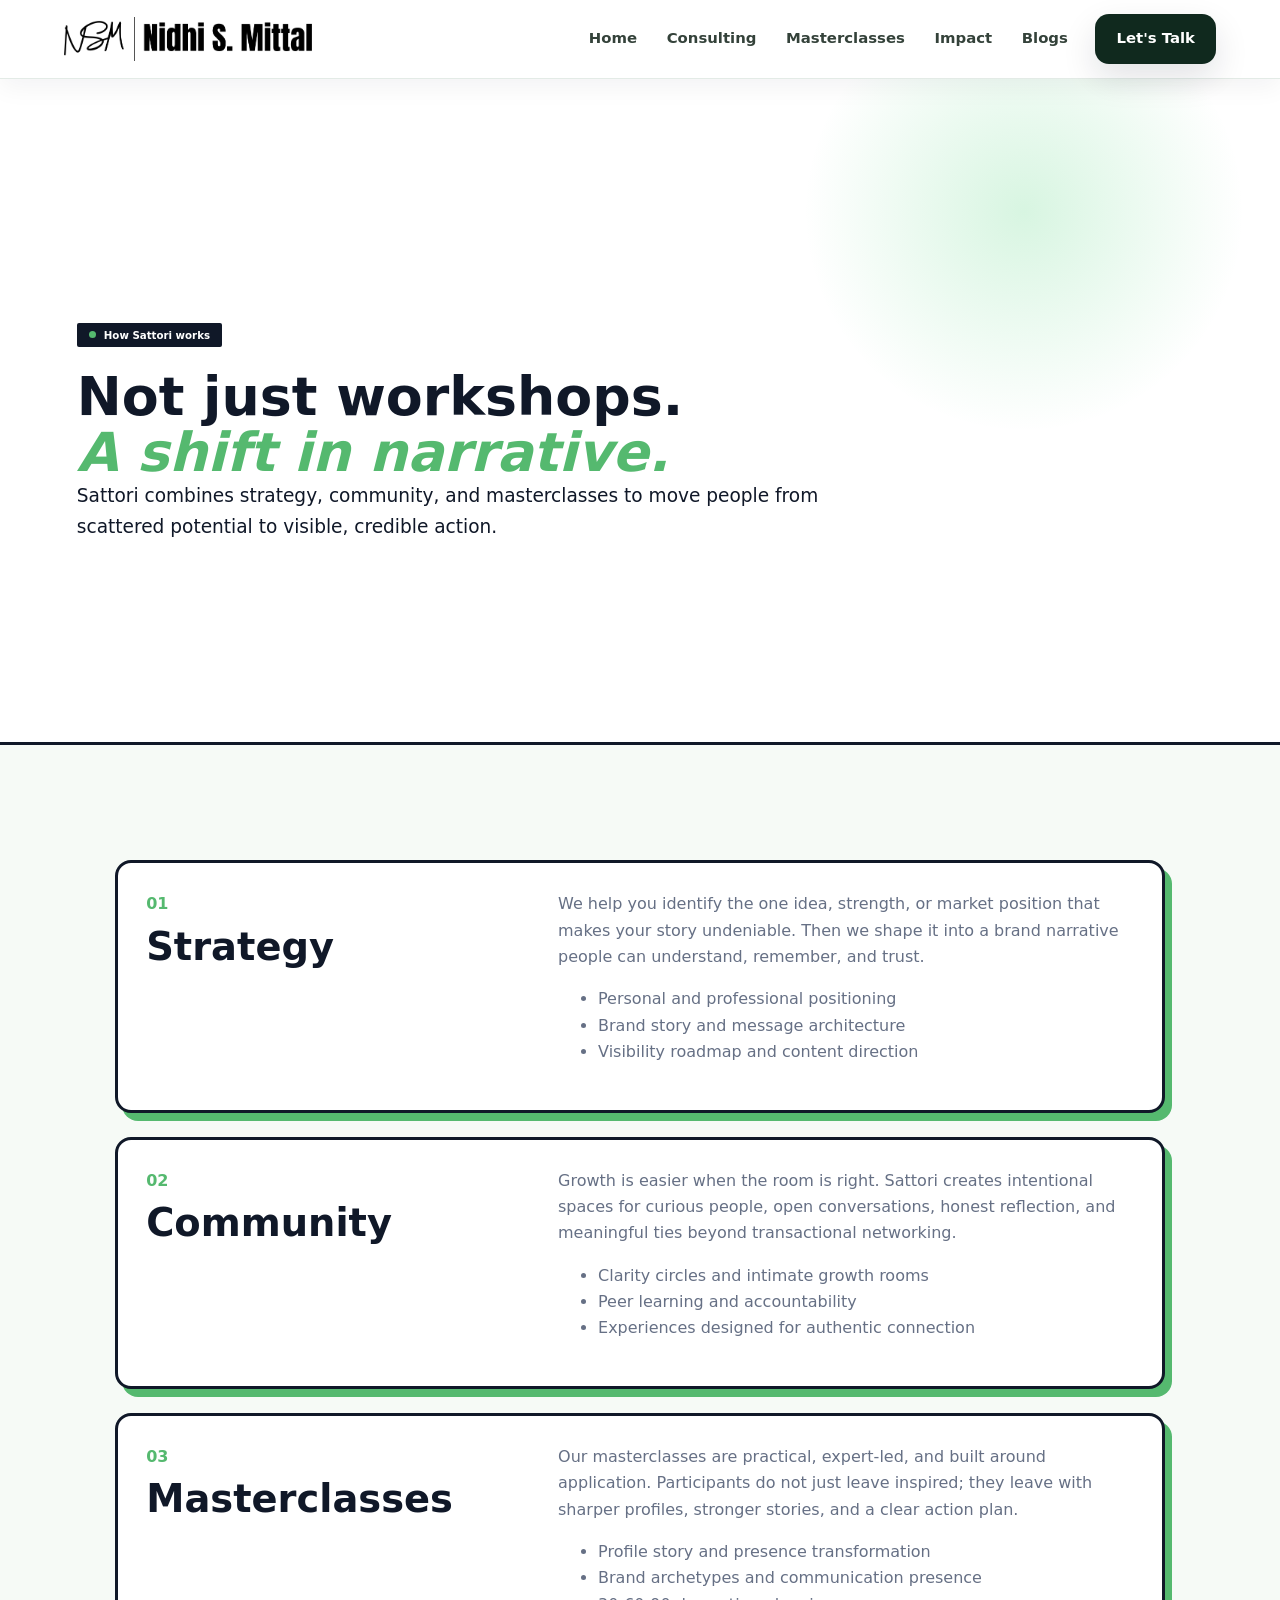
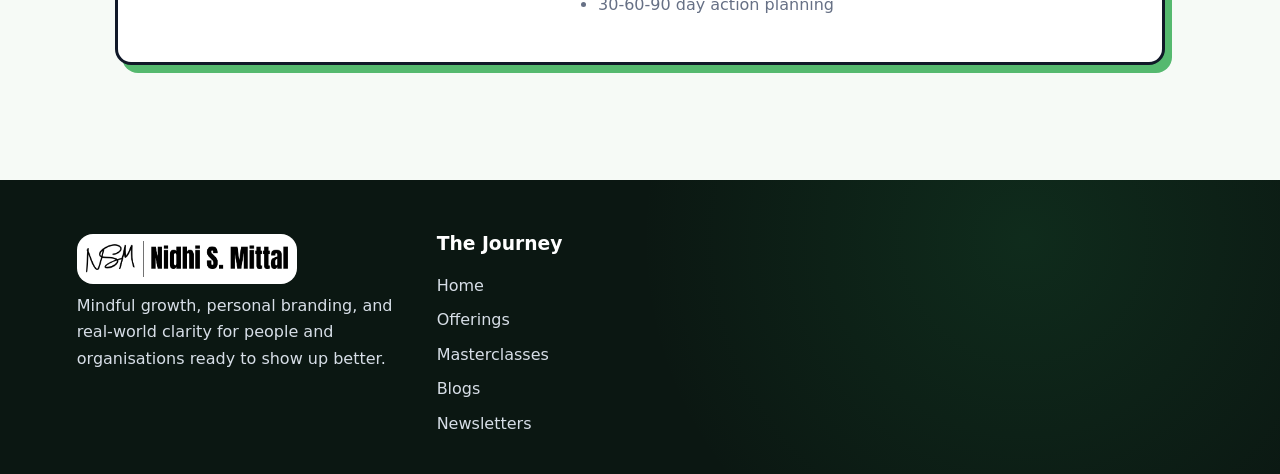
<file: how-sattori-works.html>
<!doctype html>
<html lang="en">
  <head>
    <meta charset="UTF-8" />
    <meta name="viewport" content="width=device-width, initial-scale=1.0" />
    <title>How Sattori Works | Sattori Brand Awakening</title>
    <meta
      name="description"
      content="Explore Sattori's strategy, community, and masterclass approach to brand awakening."
    />
    <link rel="stylesheet" href="styles.css?v=premium-corporate-final" />
  </head>
  <body>
    <header class="site-header" data-header>
      <a class="brand-mark" href="index.html" aria-label="Nidhi S Mittal home">
        <img src="assets/nidhi-s-mittal-logo.png" alt="Nidhi S Mittal" />
      </a>
      <button class="menu-toggle" type="button" aria-label="Open navigation" data-menu-toggle>
        <span></span><span></span><span></span>
      </button>
      <nav class="site-nav" data-nav>
        <a href="index.html">Home</a>
        <a href="index.html#philosophy">Consulting</a>
        <a href="masterclasses/">Masterclasses</a>
        <a href="index.html#impact">Impact</a>
        <a href="blogs.html">Blogs</a>
        <a class="nav-cta" href="agency.html#work-with-us">Let's Talk</a>
      </nav>
    </header>

    <main>
      <section class="page-hero how-works-hero">
        <div>
          <p class="eyebrow">How Sattori works</p>
          <h1>Not just workshops. <span>A shift in narrative.</span></h1>
          <p>
            Sattori combines strategy, community, and masterclasses to move people from
            scattered potential to visible, credible action.
          </p>
        </div>
      </section>

      <section class="section how-works-detail">
        <article class="service-row" id="strategy">
          <div>
            <span>01</span>
            <h3>Strategy</h3>
          </div>
          <div>
            <p>
              We help you identify the one idea, strength, or market position that makes
              your story undeniable. Then we shape it into a brand narrative people can
              understand, remember, and trust.
            </p>
            <ul>
              <li>Personal and professional positioning</li>
              <li>Brand story and message architecture</li>
              <li>Visibility roadmap and content direction</li>
            </ul>
          </div>
        </article>

        <article class="service-row" id="community">
          <div>
            <span>02</span>
            <h3>Community</h3>
          </div>
          <div>
            <p>
              Growth is easier when the room is right. Sattori creates intentional spaces
              for curious people, open conversations, honest reflection, and meaningful
              ties beyond transactional networking.
            </p>
            <ul>
              <li>Clarity circles and intimate growth rooms</li>
              <li>Peer learning and accountability</li>
              <li>Experiences designed for authentic connection</li>
            </ul>
          </div>
        </article>

        <article class="service-row" id="masterclasses">
          <div>
            <span>03</span>
            <h3>Masterclasses</h3>
          </div>
          <div>
            <p>
              Our masterclasses are practical, expert-led, and built around application.
              Participants do not just leave inspired; they leave with sharper profiles,
              stronger stories, and a clear action plan.
            </p>
            <ul>
              <li>Profile story and presence transformation</li>
              <li>Brand archetypes and communication presence</li>
              <li>30-60-90 day action planning</li>
            </ul>
          </div>
        </article>
      </section>
    </main>

    <footer class="site-footer" id="contact">
      <div class="footer-grid">
        <div>
          <a class="brand-mark footer-brand" href="index.html">
            <img src="assets/nidhi-s-mittal-logo.png" alt="Nidhi S Mittal" />
          </a>
          <p>Mindful growth, personal branding, and real-world clarity for people and organisations ready to show up better.</p>
        </div>
        <div>
          <h3>The Journey</h3>
          <a href="index.html">Home</a>
          <a href="agency.html">Offerings</a>
          <a href="masterclasses/">Masterclasses</a>
          <a href="blogs.html">Blogs</a>
          <a href="https://www.linkedin.com/newsletters/6964929938315489281/">Newsletters</a>
        </div>
      </div>
    </footer>

    <script src="script.js?v=premium-corporate-final"></script>
  </body>
</html>
</file>
<file: styles.css>
:root {
  --green-950: #0b271d;
  --green-900: #123728;
  --green-800: #164734;
  --green-700: #1e5b43;
  --green-500: #4f8b65;
  --green-100: #e7f1e9;
  --sage: #f3f7f0;
  --white: #ffffff;
  --ink: #13231c;
  --muted: #63736b;
  --line: #dce8df;
  --gold: #b69b5f;
  --shadow: 0 24px 70px rgba(11, 39, 29, 0.13);
  --radius: 8px;
}

* {
  box-sizing: border-box;
}

[hidden] {
  display: none !important;
}

html {
  scroll-behavior: smooth;
}

body {
  margin: 0;
  font-family:
    Inter, ui-sans-serif, system-ui, -apple-system, BlinkMacSystemFont, "Segoe UI",
    sans-serif;
  color: var(--ink);
  background: var(--white);
  line-height: 1.6;
}

img,
svg {
  max-width: 100%;
}

a {
  color: inherit;
  text-decoration: none;
}

button,
input,
select,
textarea {
  font: inherit;
}

.site-header {
  position: sticky;
  top: 0;
  z-index: 20;
  display: flex;
  align-items: center;
  justify-content: space-between;
  min-height: 76px;
  padding: 14px clamp(20px, 5vw, 64px);
  background: rgba(255, 255, 255, 0.86);
  border-bottom: 1px solid rgba(220, 232, 223, 0.8);
  backdrop-filter: blur(18px);
}

.brand-mark {
  display: inline-flex;
  align-items: center;
  width: 172px;
  min-width: 172px;
}

.brand-mark img {
  display: block;
  width: 100%;
  height: auto;
}

.site-nav {
  display: flex;
  align-items: center;
  gap: 24px;
  color: var(--green-900);
  font-size: 0.95rem;
  font-weight: 650;
}

.site-nav a {
  padding: 8px 0;
}

.site-nav a[aria-current="page"] {
  color: var(--green-500);
}

.nav-cta {
  padding: 10px 16px !important;
  color: var(--white);
  background: var(--green-800);
  border-radius: var(--radius);
}

.menu-toggle {
  display: none;
  width: 42px;
  height: 42px;
  border: 1px solid var(--line);
  background: var(--white);
  border-radius: var(--radius);
}

.menu-toggle span {
  display: block;
  width: 18px;
  height: 2px;
  margin: 4px auto;
  background: var(--green-900);
}

.full-bleed {
  position: relative;
  min-height: calc(100vh - 76px);
  overflow: hidden;
}

.hero {
  display: grid;
  align-items: center;
  padding: clamp(72px, 10vw, 128px) clamp(20px, 6vw, 80px);
  color: var(--white);
}

.hero-media {
  position: absolute;
  inset: 0;
  z-index: -2;
  background:
    linear-gradient(90deg, rgba(11, 39, 29, 0.94), rgba(18, 55, 40, 0.7), rgba(18, 55, 40, 0.22)),
    url("https://images.unsplash.com/photo-1497366754035-f200968a6e72?auto=format&fit=crop&w=1800&q=85") center/cover;
}

.hero-media::after {
  content: "";
  position: absolute;
  inset: 0;
  background-image:
    linear-gradient(rgba(255, 255, 255, 0.06) 1px, transparent 1px),
    linear-gradient(90deg, rgba(255, 255, 255, 0.06) 1px, transparent 1px);
  background-size: 70px 70px;
  mask-image: linear-gradient(90deg, rgba(0, 0, 0, 0.8), transparent);
}

.hero-content {
  width: min(780px, 100%);
}

.eyebrow,
.section-kicker {
  display: inline-flex;
  color: var(--green-500);
  text-transform: uppercase;
  letter-spacing: 0.12em;
  font-size: 0.76rem;
  font-weight: 800;
}

.hero .eyebrow {
  color: #cde5d1;
}

h1,
h2,
h3,
p {
  margin-top: 0;
}

h1,
h2,
h3 {
  line-height: 1.05;
  letter-spacing: 0;
  color: var(--green-950);
}

.hero h1 {
  max-width: 820px;
  margin: 18px 0 22px;
  color: var(--white);
  font-size: clamp(3rem, 7vw, 7rem);
}

.hero-copy {
  max-width: 680px;
  color: #e6f1e8;
  font-size: clamp(1.08rem, 2vw, 1.35rem);
}

.hero-actions,
.button-row {
  display: flex;
  flex-wrap: wrap;
  gap: 12px;
  margin-top: 28px;
}

.button {
  display: inline-flex;
  align-items: center;
  justify-content: center;
  min-height: 46px;
  padding: 12px 18px;
  border: 1px solid transparent;
  border-radius: var(--radius);
  font-weight: 800;
  cursor: pointer;
  transition: transform 180ms ease, background 180ms ease, border-color 180ms ease;
}

.button:hover {
  transform: translateY(-2px);
}

.button.primary {
  color: var(--white);
  background: var(--green-800);
}

.hero .button.primary {
  background: #dfeedd;
  color: var(--green-950);
}

.button.secondary {
  color: var(--green-900);
  background: var(--white);
  border-color: var(--line);
}

.hero .button.secondary {
  color: var(--white);
  background: rgba(255, 255, 255, 0.08);
  border-color: rgba(255, 255, 255, 0.36);
}

.hero-card {
  position: absolute;
  right: clamp(20px, 6vw, 80px);
  bottom: clamp(20px, 6vw, 70px);
  width: min(320px, calc(100% - 40px));
  padding: 22px;
  color: var(--green-950);
  background: rgba(255, 255, 255, 0.9);
  border: 1px solid rgba(255, 255, 255, 0.72);
  border-radius: var(--radius);
  box-shadow: var(--shadow);
}

.nsm-lockup {
  display: flex;
  gap: 6px;
  font-size: 2.8rem;
  font-weight: 900;
  letter-spacing: 0;
}

.highlight-s {
  color: var(--green-500);
  font-family: Georgia, serif;
}

.hero-card p {
  margin: 8px 0 4px;
  font-weight: 800;
}

.hero-card small {
  color: var(--muted);
}

.section {
  padding: clamp(70px, 9vw, 118px) clamp(20px, 6vw, 80px);
}

.muted {
  background: var(--sage);
}

.two-column {
  display: grid;
  grid-template-columns: minmax(0, 0.9fr) minmax(0, 1.1fr);
  gap: clamp(32px, 6vw, 86px);
  align-items: start;
}

.section h2,
.page-hero h1 {
  margin: 12px 0 0;
  font-size: clamp(2.2rem, 4.8vw, 4.7rem);
}

.rich-copy {
  color: #31483d;
  font-size: 1.08rem;
}

.section-heading {
  width: min(870px, 100%);
  margin-bottom: 36px;
}

.section-heading.compact {
  width: min(760px, 100%);
}

.section-heading p {
  color: var(--muted);
  font-size: 1.08rem;
}

.pillar-grid,
.audience-grid,
.blog-grid,
.experience-grid,
.format-grid {
  display: grid;
  grid-template-columns: repeat(4, minmax(0, 1fr));
  gap: 16px;
}

.pillar,
.blog-card,
.experience-grid article,
.format-grid article,
.article-card {
  padding: 24px;
  background: var(--white);
  border: 1px solid var(--line);
  border-radius: var(--radius);
  box-shadow: 0 10px 32px rgba(11, 39, 29, 0.05);
}

.pillar span,
.service-row span {
  color: var(--gold);
  font-weight: 900;
}

.pillar h3,
.experience-grid h3,
.blog-card h3 {
  margin: 18px 0 10px;
  font-size: 1.35rem;
}

.pillar p,
.blog-card p,
.experience-grid p,
.article-card p,
.format-grid p,
.service-row p,
.service-row li {
  color: var(--muted);
}

.audience-grid {
  grid-template-columns: repeat(3, minmax(0, 1fr));
}

.audience-card {
  min-height: 142px;
  padding: 20px;
  text-align: left;
  color: var(--green-950);
  background: var(--white);
  border: 1px solid var(--line);
  border-radius: var(--radius);
  cursor: pointer;
}

.audience-card strong,
.audience-card span {
  display: block;
}

.audience-card span {
  margin-top: 10px;
  color: var(--muted);
}

.audience-card.active {
  color: var(--white);
  background: var(--green-800);
  border-color: var(--green-800);
}

.audience-card.active span {
  color: #dcece1;
}

.audience-detail {
  margin-top: 20px;
  padding: 28px;
  color: var(--white);
  background: var(--green-950);
  border-radius: var(--radius);
}

.audience-detail h3 {
  margin: 10px 0 0;
  color: var(--white);
  font-size: clamp(1.5rem, 3vw, 2.5rem);
}

.workshop-section {
  background: linear-gradient(180deg, var(--white), var(--sage));
}

.workshop-panel {
  display: grid;
  grid-template-columns: minmax(0, 0.9fr) minmax(0, 1.1fr);
  gap: 34px;
  padding: clamp(28px, 5vw, 54px);
  background: var(--green-950);
  border-radius: var(--radius);
  box-shadow: var(--shadow);
}

.workshop-panel h2,
.workshop-panel h3,
.workshop-panel p,
.workshop-panel li,
.workshop-panel blockquote {
  color: var(--white);
}

.workshop-panel blockquote {
  margin: 28px 0 0;
  padding-left: 18px;
  border-left: 4px solid var(--gold);
  font-size: 1.55rem;
  font-family: Georgia, serif;
}

.learn-list ul {
  padding-left: 20px;
}

.format-tabs {
  display: flex;
  flex-wrap: wrap;
  gap: 10px;
  margin-top: 22px;
}

.format-tab,
.filter,
.text-link {
  border: 1px solid var(--line);
  color: var(--green-900);
  background: var(--white);
  border-radius: var(--radius);
  cursor: pointer;
  font-weight: 800;
}

.format-tab,
.filter {
  padding: 10px 15px;
}

.format-tab.active,
.filter.active {
  color: var(--white);
  background: var(--green-800);
  border-color: var(--green-800);
}

.format-copy {
  display: flex;
  gap: 16px;
  margin-top: 14px;
  padding: 18px;
  background: var(--white);
  border: 1px solid var(--line);
  border-radius: var(--radius);
}

.proof-stack p {
  margin: 0 0 12px;
  padding: 18px;
  background: var(--white);
  border-left: 4px solid var(--green-500);
  border-radius: var(--radius);
  box-shadow: 0 10px 28px rgba(11, 39, 29, 0.05);
}

.founder-section {
  display: grid;
  grid-template-columns: minmax(280px, 0.85fr) minmax(0, 1.15fr);
  gap: clamp(32px, 6vw, 80px);
  align-items: center;
}

.founder-image {
  min-height: 620px;
  margin: 0;
  overflow: hidden;
  background: var(--green-100);
  border-radius: var(--radius);
  box-shadow: var(--shadow);
}

.founder-image img {
  display: block;
  width: 100%;
  height: 620px;
  object-fit: cover;
  object-position: center 28%;
}

.founder-image figcaption {
  padding: 18px 20px;
  color: var(--ink);
  background: #ffffff;
  border-top: 1px solid rgba(10, 18, 35, 0.1);
  font-size: 0.86rem;
  font-weight: 900;
  letter-spacing: 0.08em;
  line-height: 1.45;
  text-align: center;
  text-transform: uppercase;
}

.founder-copy p {
  color: var(--muted);
  font-size: 1.05rem;
}

.stat-grid {
  display: grid;
  grid-template-columns: repeat(2, minmax(0, 1fr));
  gap: 12px;
  margin-top: 26px;
}

.stat-grid span {
  padding: 18px;
  background: var(--sage);
  border: 1px solid var(--line);
  border-radius: var(--radius);
}

.stat-grid strong {
  display: block;
  color: var(--green-800);
  font-size: 1.55rem;
}

.logo-strip {
  display: flex;
  flex-wrap: wrap;
  gap: 12px;
}

.logo-strip span {
  flex: 1 1 120px;
  display: grid;
  place-items: center;
  min-height: 76px;
  color: var(--green-900);
  background: var(--sage);
  border: 1px solid var(--line);
  border-radius: var(--radius);
  font-weight: 900;
}

.testimonial-marquee {
  overflow: hidden;
  margin-top: 24px;
  border: 1px solid var(--line);
  border-radius: var(--radius);
}

.testimonial-track {
  display: flex;
  width: max-content;
  animation: marquee 26s linear infinite;
}

.testimonial-track blockquote {
  width: min(520px, 86vw);
  margin: 0;
  padding: 24px;
  color: var(--green-950);
  border-right: 1px solid var(--line);
}

.testimonial-track cite {
  display: block;
  margin-top: 10px;
  color: var(--muted);
  font-style: normal;
}

@keyframes marquee {
  from {
    transform: translateX(0);
  }
  to {
    transform: translateX(-50%);
  }
}

.experience-grid {
  grid-template-columns: repeat(3, minmax(0, 1fr));
}

.experience-grid article span {
  font-size: 1.7rem;
}

.center-action {
  display: flex;
  justify-content: center;
  margin-top: 26px;
}

.community-cta,
.writer-corner {
  display: flex;
  align-items: center;
  justify-content: space-between;
  gap: 28px;
  background: var(--green-950);
  color: var(--white);
}

.community-cta h2,
.community-cta p,
.writer-corner h2,
.writer-corner p {
  color: var(--white);
}

.blog-grid {
  grid-template-columns: repeat(3, minmax(0, 1fr));
}

.blog-card span,
.article-card span {
  color: var(--green-500);
  font-size: 0.78rem;
  font-weight: 900;
  text-transform: uppercase;
  letter-spacing: 0.08em;
}

.site-footer {
  padding: 54px clamp(20px, 6vw, 80px) 28px;
  color: #dcece1;
  background: var(--green-950);
}

.footer-newsletter {
  display: grid;
  grid-template-columns: 0.8fr 1.2fr;
  gap: 24px;
  align-items: center;
  margin-bottom: 42px;
  padding-bottom: 36px;
  border-bottom: 1px solid rgba(255, 255, 255, 0.18);
}

.footer-newsletter h2 {
  color: var(--white);
  font-size: clamp(2rem, 4vw, 3.8rem);
}

form {
  display: grid;
  gap: 12px;
}

input,
select,
textarea {
  width: 100%;
  min-height: 48px;
  padding: 12px 14px;
  color: var(--green-950);
  background: var(--white);
  border: 1px solid var(--line);
  border-radius: var(--radius);
}

textarea {
  min-height: 140px;
  resize: vertical;
}

.footer-grid {
  display: grid;
  grid-template-columns: 1.4fr repeat(3, 1fr);
  gap: 32px;
}

.footer-grid h3,
.footer-grid strong {
  color: var(--white);
}

.footer-grid a,
.footer-grid p {
  display: block;
  margin-bottom: 9px;
  color: #dcece1;
}

.footer-brand {
  display: inline-flex;
  padding: 8px 10px;
  background: var(--white);
  border-radius: var(--radius);
}

.footer-bottom {
  display: flex;
  justify-content: space-between;
  gap: 18px;
  margin-top: 38px;
  padding-top: 20px;
  border-top: 1px solid rgba(255, 255, 255, 0.18);
  color: #bed4c5;
  font-size: 0.9rem;
}

.page-hero {
  min-height: 68vh;
  display: grid;
  align-items: end;
  padding: clamp(90px, 12vw, 150px) clamp(20px, 6vw, 80px) clamp(54px, 8vw, 90px);
  background:
    linear-gradient(90deg, rgba(11, 39, 29, 0.92), rgba(11, 39, 29, 0.5)),
    url("https://images.unsplash.com/photo-1551836022-d5d88e9218df?auto=format&fit=crop&w=1800&q=85") center/cover;
}

.blogs-hero {
  background:
    linear-gradient(90deg, rgba(11, 39, 29, 0.92), rgba(11, 39, 29, 0.52)),
    url("https://images.unsplash.com/photo-1499750310107-5fef28a66643?auto=format&fit=crop&w=1800&q=85") center/cover;
}

.page-hero > div {
  width: min(960px, 100%);
}

.page-hero h1,
.page-hero p {
  color: var(--white);
}

.page-hero p:not(.eyebrow) {
  max-width: 760px;
  font-size: 1.16rem;
}

.service-stack {
  display: grid;
  gap: 18px;
}

.service-row {
  display: grid;
  grid-template-columns: minmax(220px, 0.8fr) minmax(0, 1.2fr);
  gap: 28px;
  padding: 28px;
  border: 1px solid var(--line);
  border-radius: var(--radius);
}

.service-row h3 {
  margin-top: 10px;
  font-size: clamp(1.6rem, 3vw, 2.4rem);
}

.format-grid {
  grid-template-columns: repeat(4, minmax(0, 1fr));
}

.recommendation-slider {
  position: relative;
  min-height: 270px;
  overflow: hidden;
  background: var(--sage);
  border: 1px solid var(--line);
  border-radius: var(--radius);
}

.recommendation {
  position: absolute;
  inset: 0;
  display: grid;
  align-content: center;
  padding: clamp(24px, 5vw, 54px);
  opacity: 0;
  transform: translateX(20px);
  transition: opacity 240ms ease, transform 240ms ease;
}

.recommendation.active {
  opacity: 1;
  transform: translateX(0);
}

.recommendation p {
  max-width: 900px;
  font-size: clamp(1.3rem, 3vw, 2.3rem);
  line-height: 1.22;
  color: var(--green-950);
  font-family: Georgia, serif;
}

.recommendation strong,
.recommendation span {
  display: block;
}

.recommendation span {
  color: var(--muted);
}

.slider-controls {
  position: absolute;
  right: 18px;
  bottom: 18px;
  display: flex;
  gap: 8px;
}

.slider-controls button {
  width: 42px;
  aspect-ratio: 1;
  border: 1px solid var(--line);
  color: var(--green-900);
  background: var(--white);
  border-radius: 50%;
  cursor: pointer;
  font-size: 1.6rem;
}

.contact-panel {
  display: grid;
  grid-template-columns: minmax(0, 0.85fr) minmax(0, 1.15fr);
  gap: 34px;
}

.contact-form {
  padding: 26px;
  background: var(--sage);
  border: 1px solid var(--line);
  border-radius: var(--radius);
}

.contact-form label {
  display: grid;
  gap: 7px;
  color: var(--green-900);
  font-weight: 800;
}

.blog-controls {
  padding-bottom: 0;
}

.filter-row {
  display: flex;
  flex-wrap: wrap;
  gap: 10px;
}

.article-list {
  display: grid;
  gap: 18px;
}

.article-card {
  padding: clamp(24px, 4vw, 42px);
}

.article-card h2 {
  margin: 10px 0 14px;
  font-size: clamp(1.8rem, 3.6vw, 3.2rem);
}

.text-link {
  padding: 10px 0;
  border: 0;
  border-bottom: 2px solid var(--green-500);
  border-radius: 0;
}

.article-more {
  display: none;
  margin-top: 18px;
}

.article-card.expanded .article-more {
  display: block;
}

.article-card.hidden {
  display: none;
}

.reveal {
  opacity: 0;
  transform: translateY(18px);
  transition: opacity 500ms ease, transform 500ms ease;
}

.reveal.is-visible {
  opacity: 1;
  transform: translateY(0);
}

@media (max-width: 980px) {
  .site-nav {
    position: fixed;
    inset: 76px 14px auto;
    display: none;
    flex-direction: column;
    align-items: stretch;
    padding: 18px;
    background: var(--white);
    border: 1px solid var(--line);
    border-radius: var(--radius);
    box-shadow: var(--shadow);
  }

  .site-nav.open {
    display: flex;
  }

  .menu-toggle {
    display: block;
  }

  .hero-card {
    position: static;
    margin-top: 42px;
  }

  .two-column,
  .workshop-panel,
  .founder-section,
  .service-row,
  .contact-panel,
  .footer-newsletter {
    grid-template-columns: 1fr;
  }

  .pillar-grid,
  .audience-grid,
  .blog-grid,
  .experience-grid,
  .format-grid,
  .footer-grid {
    grid-template-columns: repeat(2, minmax(0, 1fr));
  }

  .founder-image {
    min-height: 440px;
  }

  .founder-image img {
    height: 440px;
  }
}

@media (max-width: 640px) {
  .hero h1 {
    font-size: clamp(2.7rem, 15vw, 4.4rem);
  }

  .section h2,
  .page-hero h1 {
    font-size: clamp(2rem, 11vw, 3.2rem);
  }

  .pillar-grid,
  .audience-grid,
  .blog-grid,
  .experience-grid,
  .format-grid,
  .footer-grid,
  .stat-grid {
    grid-template-columns: 1fr;
  }

  .community-cta,
  .writer-corner {
    align-items: flex-start;
    flex-direction: column;
  }

  .footer-bottom,
  .format-copy {
    flex-direction: column;
  }

  .button {
    width: 100%;
  }

  .hero-actions,
  .button-row {
    width: 100%;
  }
}

/* Sattori reference theme */
:root {
  --green-950: #071223;
  --green-900: #0b1426;
  --green-800: #22b84a;
  --green-700: #18a840;
  --green-500: #25c85a;
  --green-100: #e9fbef;
  --sage: #effbf3;
  --ink: #0b1426;
  --muted: #63707f;
  --line: #cfd9d4;
  --gold: #25c85a;
  --shadow: 10px 12px 0 rgba(34, 184, 74, 0.92);
  --radius: 22px;
}

body {
  background:
    radial-gradient(circle at 7% 26%, rgba(255, 220, 72, 0.18), transparent 95px),
    radial-gradient(circle at 93% 18%, rgba(37, 200, 90, 0.12), transparent 150px),
    radial-gradient(circle at 88% 70%, rgba(37, 200, 90, 0.12), transparent 190px),
    #fff;
}

.site-header {
  min-height: 58px;
  padding: 8px clamp(18px, 7vw, 110px);
  background: rgba(255, 255, 255, 0.94);
  border-bottom: 1px solid #e8eee9;
}

.brand-mark {
  width: 118px;
  min-width: 118px;
}

.site-nav {
  gap: 22px;
  color: var(--ink);
  font-size: 0.86rem;
  font-weight: 750;
  text-transform: none;
}

.quick-path {
  display: grid;
  grid-template-columns: repeat(2, minmax(0, 1fr));
  gap: 18px;
  padding: 0 clamp(20px, 9vw, 150px) clamp(48px, 7vw, 84px);
  background: #fff;
}

.quick-path article,
.masterclass-cards article {
  padding: 26px;
  background: #fff;
  border: 4px solid var(--ink);
  border-radius: 24px;
  box-shadow: 8px 9px 0 var(--green-500);
}

.quick-path .dark {
  color: #fff;
  background: var(--ink);
}

.quick-path span,
.masterclass-cards span {
  display: inline-flex;
  padding: 7px 10px;
  color: #fff;
  background: var(--green-500);
  border-radius: 999px;
  font-size: 0.68rem;
  font-weight: 950;
}

.quick-path h3,
.masterclass-cards h3 {
  margin: 16px 0 10px;
  font-size: clamp(1.4rem, 2.5vw, 2.2rem);
}

.quick-path .dark h3,
.quick-path .dark p {
  color: #fff;
}

.logo-ticker {
  display: grid;
  grid-template-columns: repeat(6, minmax(0, 1fr));
  gap: 12px;
  padding: 24px clamp(20px, 9vw, 150px) 58px;
  color: var(--muted);
  background: #fff;
  border-bottom: 1px solid #e8eee9;
}

.logo-ticker span {
  display: grid;
  place-items: center;
  min-height: 96px;
  padding: 12px;
  text-align: center;
  font-weight: 900;
  background: #fff;
  border: 1px solid #e8eee9;
  border-radius: 14px;
}

.logo-ticker img {
  display: block;
  max-width: 150px;
  max-height: 58px;
  object-fit: contain;
}

.logo-ticker strong {
  display: block;
  margin-top: 8px;
  color: var(--muted);
  font-size: 0.72rem;
  line-height: 1.1;
}

.masterclass-cards {
  display: grid;
  grid-template-columns: repeat(3, minmax(0, 1fr));
  gap: 16px;
  margin: 0 0 28px;
}

.nav-cta,
.button.primary {
  color: #fff;
  background: var(--green-500);
  border: 2px solid var(--ink);
  box-shadow: 4px 5px 0 var(--ink);
}

.button.secondary {
  color: var(--ink);
  background: #fff;
  border: 2px solid var(--ink);
  box-shadow: 4px 5px 0 var(--green-500);
}

.button {
  min-height: 42px;
  padding: 11px 18px;
  border-radius: 3px;
  font-size: 0.92rem;
  text-transform: none;
  letter-spacing: 0;
}

.button:hover {
  transform: translate(-1px, -2px);
}

.hero {
  min-height: calc(100vh - 58px);
  grid-template-columns: minmax(0, 1fr) minmax(280px, 430px);
  gap: clamp(30px, 6vw, 86px);
  align-items: center;
  padding: clamp(58px, 9vw, 110px) clamp(20px, 9vw, 150px) clamp(60px, 8vw, 96px);
  color: var(--ink);
}

.hero-media {
  background:
    radial-gradient(circle at 72% 28%, rgba(37, 200, 90, 0.18), transparent 230px),
    radial-gradient(circle at 5% 70%, rgba(255, 221, 88, 0.16), transparent 130px),
    #fff;
}

.hero-media::after {
  display: none;
}

.hero-content {
  width: min(640px, 100%);
}

.eyebrow,
.section-kicker {
  align-items: center;
  gap: 8px;
  width: fit-content;
  padding: 7px 12px;
  color: #fff;
  background: var(--ink);
  border-radius: 2px;
  font-size: 0.64rem;
  line-height: 1;
  letter-spacing: 0;
  text-transform: none;
}

.eyebrow::before,
.section-kicker::before {
  content: "";
  width: 7px;
  aspect-ratio: 1;
  background: var(--green-500);
  border-radius: 50%;
}

.hero .eyebrow {
  color: #fff;
}

h1,
h2,
h3 {
  color: var(--ink);
  font-weight: 850;
  letter-spacing: 0;
  text-transform: none;
}

p {
  font-size: clamp(1rem, 0.4vw + 0.92rem, 1.12rem);
  line-height: 1.65;
}

.hero h1 {
  max-width: 620px;
  margin: 18px 0 18px;
  color: var(--ink);
  font-size: clamp(3.4rem, 7vw, 6.4rem);
  line-height: 0.96;
}

.hero h1 span,
.section h2 em,
.page-hero h1 span {
  display: inline-block;
  color: var(--green-500);
  font-style: italic;
}

.hero-copy {
  max-width: 560px;
  color: var(--muted);
  font-size: clamp(1.08rem, 0.7vw + 0.95rem, 1.28rem);
  line-height: 1.58;
}

.hero .button.primary {
  color: #fff;
  background: var(--ink);
}

.hero .button.secondary {
  color: var(--ink);
  background: #fff;
  border-color: var(--ink);
}

.hero-card {
  position: relative;
  right: auto;
  bottom: auto;
  width: min(420px, 100%);
  min-height: 520px;
  justify-self: end;
  align-self: center;
  padding: 0;
  overflow: hidden;
  color: #fff;
  background:
    radial-gradient(circle at 52% 35%, rgba(255, 255, 255, 0.95) 0 8%, rgba(37, 200, 90, 0.46) 9% 17%, transparent 18%),
    radial-gradient(circle at 52% 35%, rgba(37, 200, 90, 0.32), transparent 42%),
    linear-gradient(135deg, #fff 0 31%, #eafbf0 31% 47%, #25c85a 47% 49%, #071223 49% 100%);
  border: 6px solid var(--ink);
  border-radius: 24px;
  box-shadow: var(--shadow);
}

.hero-card::before {
  content: "BRAND AWAKENING";
  position: absolute;
  left: 18px;
  bottom: 76px;
  padding: 8px 12px;
  color: #fff;
  background: var(--green-500);
  border-radius: 2px;
  font-size: 0.64rem;
  font-weight: 950;
  letter-spacing: 0.02em;
}

.hero-card::after {
  content: "CLARITY OVER NOISE";
  position: absolute;
  right: 20px;
  top: 22px;
  width: min-content;
  color: var(--ink);
  font-size: clamp(2.8rem, 5vw, 4.7rem);
  font-weight: 950;
  line-height: 0.88;
  text-transform: uppercase;
}

.nsm-lockup {
  position: absolute;
  left: 18px;
  bottom: 24px;
  max-width: 270px;
  font-size: 2.15rem;
  line-height: 1;
  text-transform: uppercase;
}

.awakening-copy span,
.highlight-s {
  color: var(--green-500);
  font-family: inherit;
}

.hero-card p,
.hero-card small {
  display: none;
}

.section {
  padding: clamp(66px, 9vw, 124px) clamp(20px, 9vw, 150px);
}

.intro-section,
.trust-section,
.insights-preview {
  background: #fff;
}

.muted,
.workshop-section,
.experiences-section,
.blog-controls {
  background: var(--sage);
}

.section h2,
.page-hero h1 {
  font-size: clamp(2.1rem, 4.2vw, 4.3rem);
  line-height: 1.04;
}

.rich-copy,
.founder-copy p,
.section-heading p {
  color: var(--muted);
  line-height: 1.65;
}

.pillar,
.blog-card,
.experience-grid article,
.format-grid article,
.article-card,
.audience-card,
.format-copy,
.proof-stack p,
.service-row,
.contact-form,
.recommendation-slider {
  border: 3px solid var(--ink);
  border-radius: var(--radius);
  box-shadow: 7px 8px 0 var(--green-500);
}

.pillar,
.blog-card,
.experience-grid article,
.format-grid article,
.article-card {
  background: #fff;
}

.pillar:nth-child(even),
.blog-card:nth-child(even),
.experience-grid article:nth-child(even),
.format-grid article:nth-child(even) {
  color: #fff;
  background: var(--ink);
}

.pillar:nth-child(even) h3,
.pillar:nth-child(even) p,
.blog-card:nth-child(even) h3,
.blog-card:nth-child(even) p,
.experience-grid article:nth-child(even) h3,
.experience-grid article:nth-child(even) p,
.format-grid article:nth-child(even) strong,
.format-grid article:nth-child(even) p {
  color: #fff;
}

.pillar span,
.service-row span,
.blog-card span,
.article-card span {
  color: var(--green-500);
}

.audience-card {
  min-height: 150px;
  background: #fff;
  box-shadow: none;
}

.audience-card.active,
.format-tab.active,
.filter.active {
  color: #fff;
  background: var(--ink);
  border-color: var(--ink);
  box-shadow: 5px 6px 0 var(--green-500);
}

.audience-detail,
.workshop-panel,
.community-cta,
.writer-corner,
.site-footer {
  background:
    radial-gradient(circle at 92% 5%, rgba(37, 200, 90, 0.22), transparent 180px),
    var(--ink);
}

.audience-detail,
.workshop-panel {
  border: 3px solid var(--ink);
  box-shadow: 8px 9px 0 var(--green-500);
}

.workshop-panel blockquote {
  color: #fff;
  border-left-color: var(--green-500);
}

.format-tab,
.filter {
  border: 2px solid var(--ink);
  border-radius: 3px;
  color: var(--ink);
  text-transform: uppercase;
  font-size: 0.74rem;
}

.proof-stack p {
  border-left: 0;
}

.founder-image {
  min-height: 610px;
  border: 5px solid var(--ink);
  border-radius: 24px;
  box-shadow: 10px 12px 0 var(--green-500);
}

.stat-grid span,
.logo-strip span {
  background: var(--green-100);
  border: 2px solid #bcecca;
  border-radius: 16px;
}

.testimonial-marquee {
  border-block: 3px solid var(--ink);
  border-inline: 0;
  border-radius: 0;
  background: #fff;
}

.testimonial-track blockquote {
  border-right: 3px solid var(--ink);
}

.community-cta {
  text-align: center;
}

.community-cta,
.writer-corner {
  border-radius: 0;
}

.site-footer {
  color: #d7dee7;
}

.footer-brand {
  width: 130px;
  min-width: 130px;
  padding: 7px 9px;
}

.footer-grid a,
.footer-grid p,
.footer-bottom {
  color: #d7dee7;
}

.page-hero {
  min-height: 74vh;
  align-items: center;
  background:
    radial-gradient(circle at 72% 30%, rgba(37, 200, 90, 0.19), transparent 240px),
    #fff;
  border-bottom: 3px solid var(--ink);
}

.page-hero h1,
.page-hero p {
  color: var(--ink);
}

.page-hero .eyebrow {
  color: #fff;
}

.service-row {
  background: #fff;
}

.recommendation-slider {
  background: #fff;
}

.recommendation p {
  color: var(--ink);
  font-family: inherit;
  font-weight: 750;
  text-transform: none;
}

.slider-controls button {
  border: 2px solid var(--ink);
  color: var(--ink);
  background: var(--green-500);
}

.contact-panel {
  background: #fff;
}

.contact-form {
  background: var(--sage);
}

input,
select,
textarea {
  border: 2px solid var(--ink);
  border-radius: 7px;
}

.text-link {
  color: var(--ink);
  border-bottom: 3px solid var(--green-500);
}

@media (max-width: 980px) {
  .brand-mark {
    width: 112px;
    min-width: 112px;
  }

  .hero {
    grid-template-columns: 1fr;
  }

  .quick-path,
  .masterclass-cards,
  .logo-ticker {
    grid-template-columns: repeat(2, minmax(0, 1fr));
  }

  .hero-card {
    justify-self: start;
    min-height: 440px;
  }

  .site-nav {
    background: #fff;
    border: 3px solid var(--ink);
  }
}

@media (max-width: 640px) {
  .site-header {
    padding-inline: 16px;
  }

  .hero h1 {
    font-size: clamp(3rem, 14vw, 4.4rem);
  }

  .hero-card {
    width: 100%;
    min-height: 390px;
  }

  .quick-path,
  .masterclass-cards,
  .logo-ticker {
    grid-template-columns: 1fr;
  }

  .section h2,
  .page-hero h1 {
    font-size: clamp(2rem, 9vw, 3.1rem);
  }
}

/* Header sizing */
.site-header {
  min-height: 100px;
}

.brand-mark {
  width: 160px;
  min-width: 160px;
}

@media (max-width: 980px) {
  .site-nav {
    inset: 100px 14px auto;
  }
}

/* App-style homepage preview */
.app-preview {
  display: grid;
  grid-template-rows: auto 1fr auto auto auto;
  gap: 16px;
  padding: 22px;
  background:
    radial-gradient(circle at 50% 38%, rgba(255, 255, 255, 0.98) 0 10%, rgba(37, 200, 90, 0.38) 11% 24%, transparent 25%),
    radial-gradient(circle at 50% 38%, rgba(37, 200, 90, 0.25), transparent 44%),
    linear-gradient(145deg, #ffffff 0 34%, #eafbf0 34% 52%, #25c85a 52% 54%, #071223 54% 100%);
}

.founder-hero-card {
  padding: 0;
  background: var(--green-100);
}

.founder-hero-card::before,
.founder-hero-card::after {
  display: none;
}

.founder-hero-card img {
  display: block;
  width: 100%;
  height: 100%;
  min-height: 520px;
  object-fit: cover;
  object-position: center 28%;
}

.founder-hero-label {
  position: absolute;
  left: 18px;
  right: 18px;
  bottom: 18px;
  padding: 14px;
  color: #fff;
  background: var(--ink);
  border: 2px solid var(--green-500);
  border-radius: 12px;
  box-shadow: 5px 6px 0 var(--green-500);
}

.founder-hero-label span,
.founder-hero-label strong {
  display: block;
}

.founder-hero-label span {
  color: var(--green-500);
  font-size: 0.68rem;
  font-weight: 950;
  text-transform: none;
}

.founder-hero-label strong {
  margin-top: 4px;
  font-size: 1.45rem;
  line-height: 1;
  text-transform: none;
}

.app-preview::after {
  content: "";
}

.preview-top,
.preview-score,
.preview-modules,
.clarity-orb,
.app-preview .nsm-lockup {
  position: relative;
  z-index: 2;
}

.preview-top {
  display: flex;
  align-items: start;
  justify-content: space-between;
  gap: 14px;
  color: var(--ink);
}

.preview-top span,
.preview-score span {
  padding: 7px 10px;
  color: #fff;
  background: var(--green-500);
  border: 2px solid var(--ink);
  border-radius: 999px;
  font-size: 0.62rem;
  font-weight: 950;
  text-transform: uppercase;
}

.preview-top strong {
  max-width: 150px;
  font-size: 1.15rem;
  line-height: 1;
  text-align: right;
  text-transform: uppercase;
}

.clarity-orb {
  place-self: center;
  width: min(190px, 50vw);
  aspect-ratio: 1;
  border: 3px solid var(--ink);
  border-radius: 50%;
  background:
    radial-gradient(circle at 50% 50%, #fff 0 18%, #25c85a 19% 28%, #eafbf0 29% 45%, transparent 46%),
    repeating-conic-gradient(from 0deg, rgba(7, 18, 35, 0.92) 0 8deg, transparent 8deg 18deg);
  box-shadow: 0 0 0 14px rgba(37, 200, 90, 0.12);
}

.preview-score {
  display: flex;
  align-items: end;
  justify-content: space-between;
}

.preview-score strong {
  color: #fff;
  font-size: 3.5rem;
  line-height: 0.8;
}

.preview-modules {
  display: grid;
  grid-template-columns: repeat(2, minmax(0, 1fr));
  gap: 8px;
}

.preview-modules span {
  padding: 10px;
  color: var(--ink);
  background: #fff;
  border: 2px solid var(--ink);
  border-radius: 7px;
  font-size: 0.68rem;
  font-weight: 950;
  text-transform: uppercase;
}

.app-preview .nsm-lockup {
  left: auto;
  bottom: auto;
  color: #fff;
}

.impact-dashboard {
  display: grid;
  grid-template-columns: repeat(3, minmax(0, 1fr));
  gap: 16px;
  margin-bottom: 24px;
}

.impact-dashboard article {
  padding: 24px;
  color: var(--ink);
  background: var(--green-100);
  border: 3px solid var(--ink);
  border-radius: var(--radius);
  box-shadow: 7px 8px 0 var(--green-500);
}

.impact-dashboard strong {
  display: block;
  color: var(--green-500);
  font-size: clamp(2.6rem, 5vw, 4.8rem);
  line-height: 0.9;
}

.impact-dashboard span {
  display: block;
  margin-top: 12px;
  color: var(--muted);
}

.admin-main {
  min-height: calc(100vh - 86px);
}

.admin-hero {
  min-height: 48vh;
}

.admin-footer {
  display: flex;
  flex-wrap: wrap;
  align-items: center;
  justify-content: center;
  gap: 14px 18px;
  min-height: 86px;
  padding: 18px clamp(20px, 5vw, 64px);
  color: var(--muted);
  background: #fff;
  border-top: 2px solid var(--line);
}

.admin-footer .footer-brand {
  width: 112px;
  min-width: 112px;
}

.admin-footer a:not(.brand-mark) {
  color: var(--ink);
  font-weight: 800;
  border-bottom: 2px solid var(--green-500);
}

.admin-login-section {
  display: grid;
  place-items: center;
}

.admin-login {
  width: min(520px, 100%);
  padding: clamp(24px, 4vw, 40px);
  background: #fff;
  border: 3px solid var(--ink);
  border-radius: var(--radius);
  box-shadow: 7px 8px 0 var(--green-500);
}

.admin-login h2 {
  margin: 18px 0 20px;
  font-size: clamp(1.8rem, 3vw, 2.8rem);
  line-height: 1.05;
}

.admin-login label {
  display: grid;
  gap: 8px;
  margin-bottom: 18px;
  font-weight: 800;
}

.admin-login [data-login-message] {
  min-height: 1.5em;
  margin: 14px 0 0;
  color: #b42318;
}

.admin-shell {
  display: grid;
  grid-template-columns: minmax(0, 1.05fr) minmax(320px, 0.95fr);
  gap: clamp(24px, 4vw, 52px);
  align-items: start;
}

.admin-editor,
.admin-panel,
.admin-post {
  border: 3px solid var(--ink);
  border-radius: var(--radius);
  box-shadow: 7px 8px 0 var(--green-500);
}

.admin-editor,
.admin-panel {
  padding: clamp(22px, 3vw, 34px);
  background: #fff;
}

.field-grid {
  display: grid;
  grid-template-columns: repeat(2, minmax(0, 1fr));
  gap: 16px;
}

.admin-editor label {
  display: grid;
  gap: 8px;
  margin-bottom: 16px;
  color: var(--ink);
  font-weight: 800;
}

.admin-editor label span {
  font-size: 0.92rem;
}

.admin-editor textarea {
  resize: vertical;
}

.admin-actions,
.admin-post-actions {
  display: flex;
  flex-wrap: wrap;
  gap: 12px;
  align-items: center;
}

.admin-post-list {
  display: grid;
  gap: 18px;
}

.admin-post {
  display: grid;
  gap: 18px;
  padding: 20px;
  background: var(--sage);
  box-shadow: 5px 6px 0 var(--green-500);
}

.admin-post span {
  display: block;
  margin-bottom: 8px;
  color: var(--green-500);
  font-size: 0.82rem;
  font-weight: 850;
}

.admin-post h3 {
  margin-bottom: 8px;
  font-size: clamp(1.25rem, 1.4vw, 1.7rem);
  line-height: 1.15;
}

.admin-post p,
.admin-empty,
[data-admin-message] {
  color: var(--muted);
}

.danger-link {
  color: #b42318;
}

.live-posts {
  display: contents;
}

@media (max-width: 980px) {
  .impact-dashboard {
    grid-template-columns: repeat(2, minmax(0, 1fr));
  }

  .admin-shell,
  .field-grid {
    grid-template-columns: 1fr;
  }
}

@media (max-width: 640px) {
  .app-preview {
    min-height: 500px;
  }

  .founder-hero-card img {
    min-height: 500px;
  }

  .impact-dashboard {
    grid-template-columns: 1fr;
  }
}

/* Editorial homepage hero */
body:has(.hero#home) .site-header {
  position: fixed;
  inset: 0 0 auto;
  z-index: 40;
  min-height: 104px;
  padding: 16px clamp(26px, 7vw, 148px);
  background: #ffffff;
  border-bottom: 1px solid #e8eee9;
  backdrop-filter: none;
}

body:has(.hero#home) .brand-mark {
  width: 210px;
  min-width: 210px;
}

body:has(.hero#home) .brand-mark img {
  filter: none;
}

body:has(.hero#home) .site-nav {
  gap: clamp(24px, 2.7vw, 44px);
  color: #071223;
  font-size: clamp(1rem, 1.1vw, 1.22rem);
  font-weight: 900;
  text-shadow: none;
}

body:has(.hero#home) .site-nav a[aria-current="page"] {
  color: var(--green-500);
}

body:has(.hero#home) .nav-cta {
  min-height: 64px;
  padding: 18px 32px !important;
  color: #ffffff;
  background: var(--green-500);
  border: 4px solid #071223;
  border-radius: 999px;
  box-shadow: 0 10px 0 #071223;
  line-height: 1;
}

.hero#home {
  min-height: 100vh;
  display: flex;
  align-items: flex-end;
  isolation: isolate;
  padding: clamp(140px, 18vh, 210px) clamp(24px, 3.8vw, 46px) clamp(34px, 7vh, 78px);
  color: #ffffff;
  background: #06293a;
}

.hero#home .hero-media {
  z-index: 0;
  background:
    linear-gradient(90deg, rgba(2, 22, 34, 0.98) 0%, rgba(5, 48, 64, 0.86) 36%, rgba(5, 48, 64, 0.36) 66%, rgba(4, 21, 30, 0.68) 100%),
    radial-gradient(circle at 56% 8%, rgba(255, 255, 255, 0.2), transparent 22rem),
    linear-gradient(135deg, #042233, #085468 52%, #06141e);
}

.hero#home .hero-media::after {
  display: block;
  background:
    linear-gradient(180deg, rgba(0, 0, 0, 0.04), rgba(0, 0, 0, 0.58)),
    linear-gradient(90deg, rgba(0, 0, 0, 0.58), transparent 48%);
  mask-image: none;
}

.hero#home .hero-content {
  position: relative;
  z-index: 2;
  width: min(720px, 100%);
}

.hero#home .eyebrow,
.hero#home .hero-copy,
.hero#home .hero-actions {
  display: none;
}

.hero#home h1 {
  max-width: 540px;
  margin: 0;
  color: #ffffff;
  font-family: Georgia, "Times New Roman", serif;
  font-size: clamp(3.8rem, 8.5vw, 8.9rem);
  font-weight: 800;
  line-height: 0.82;
  letter-spacing: 0;
  text-shadow: 0 5px 26px rgba(0, 0, 0, 0.44);
}

.hero#home h1 span {
  display: block;
  color: #ffffff;
  font-style: normal;
}

.hero#home .founder-hero-card {
  position: absolute;
  inset: 0;
  z-index: 1;
  width: 100%;
  min-height: 100%;
  border: 0;
  border-radius: 0;
  box-shadow: none;
  background: transparent;
}

.hero#home .founder-hero-card img {
  position: absolute;
  right: clamp(0px, 4vw, 58px);
  bottom: 0;
  width: auto;
  height: 100%;
  min-height: 100vh;
  max-width: none;
  object-fit: contain;
  object-position: center bottom;
  filter: saturate(0.9) contrast(1.04) brightness(0.82);
  mask-image: linear-gradient(90deg, transparent 0%, #000 20%, #000 100%);
}

.hero#home .founder-hero-card::before {
  content: "";
  display: block;
  position: absolute;
  inset: 0;
  background:
    linear-gradient(90deg, rgba(3, 21, 32, 0.98) 0%, rgba(5, 51, 67, 0.82) 24%, rgba(5, 51, 67, 0.22) 62%, rgba(4, 17, 25, 0.42) 100%),
    linear-gradient(180deg, rgba(0, 0, 0, 0.18), rgba(0, 0, 0, 0.7));
}

.hero#home .founder-hero-card::after,
.hero#home .founder-hero-label {
  display: none;
}

.hero-aspect-slider {
  position: absolute;
  right: clamp(22px, 4vw, 58px);
  bottom: clamp(34px, 7vh, 78px);
  z-index: 3;
  display: grid;
  grid-template-columns: auto minmax(240px, 330px);
  gap: 16px;
  align-items: end;
  color: #ffffff;
}

.awakening-emoji {
  display: grid;
  place-items: center;
  width: clamp(72px, 8vw, 112px);
  aspect-ratio: 1;
  font-size: clamp(2.4rem, 4.6vw, 4.2rem);
  line-height: 1;
  background:
    radial-gradient(circle at 32% 22%, rgba(255, 255, 255, 0.95), rgba(255, 255, 255, 0.08) 34%, transparent 68%),
    rgba(255, 255, 255, 0.12);
  border: 1px solid rgba(255, 255, 255, 0.32);
  border-radius: 999px;
  box-shadow: 0 24px 58px rgba(0, 0, 0, 0.32);
  backdrop-filter: blur(18px);
}

.aspect-slides {
  position: relative;
  min-height: 218px;
  overflow: hidden;
  border: 1px solid rgba(255, 255, 255, 0.28);
  border-radius: 22px;
  background:
    linear-gradient(145deg, rgba(255, 255, 255, 0.18), rgba(255, 255, 255, 0.06)),
    rgba(5, 22, 31, 0.54);
  box-shadow: 0 24px 72px rgba(0, 0, 0, 0.34);
  backdrop-filter: blur(20px);
}

.aspect-slide {
  position: absolute;
  inset: 0;
  display: grid;
  align-content: end;
  padding: 22px;
  opacity: 0;
  transform: translateX(34px);
  transition: opacity 520ms ease, transform 520ms ease;
}

.aspect-slide.active {
  opacity: 1;
  transform: translateX(0);
}

.aspect-slide span {
  width: fit-content;
  margin-bottom: 12px;
  padding: 7px 10px;
  color: #06293a;
  background: rgba(255, 255, 255, 0.86);
  border-radius: 999px;
  font-size: 0.68rem;
  font-weight: 950;
}

.aspect-slide h2 {
  margin-bottom: 10px;
  color: #ffffff;
  font-family: Georgia, "Times New Roman", serif;
  font-size: clamp(1.35rem, 1.7vw, 1.9rem);
  line-height: 1;
}

.aspect-slide p {
  margin: 0;
  color: rgba(255, 255, 255, 0.78);
  font-size: 0.9rem;
  line-height: 1.45;
}

.aspect-dots {
  grid-column: 2;
  display: flex;
  gap: 7px;
  margin-top: -4px;
}

.aspect-dots span {
  width: 24px;
  height: 4px;
  background: rgba(255, 255, 255, 0.28);
  border-radius: 999px;
  transition: width 320ms ease, background 320ms ease;
}

.aspect-dots span.active {
  width: 44px;
  background: #ffffff;
}

body:has(.hero#home) .quick-path {
  padding-top: clamp(42px, 6vw, 76px);
}

@media (max-width: 980px) {
  body:has(.hero#home) .site-header {
    min-height: 92px;
  }

  body:has(.hero#home) .menu-toggle {
    display: block;
    border-color: #d7e0dc;
    background: #ffffff;
    border-radius: 999px;
  }

  body:has(.hero#home) .menu-toggle span {
    background: #071223;
  }

  body:has(.hero#home) .site-nav {
    inset: 92px 14px auto;
    color: var(--ink);
    text-shadow: none;
  }

  body:has(.hero#home) .nav-cta {
    color: #ffffff;
  }

  .hero#home {
    padding-top: 160px;
  }

  .hero-aspect-slider {
    right: 22px;
    bottom: 26px;
    grid-template-columns: 1fr;
    width: min(330px, calc(100% - 44px));
  }

  .awakening-emoji {
    justify-self: end;
    width: 74px;
  }

  .aspect-dots {
    grid-column: 1;
  }
}

@media (max-width: 640px) {
  body:has(.hero#home) .brand-mark {
    width: 146px;
    min-width: 146px;
  }

  .hero#home {
    min-height: 100vh;
    padding: 128px 22px 260px;
  }

  .hero#home h1 {
    font-size: clamp(3.6rem, 16vw, 5.4rem);
    max-width: 340px;
  }

  .hero#home .founder-hero-card img {
    right: -120px;
    object-position: center bottom;
    opacity: 0.48;
  }

  .hero-aspect-slider {
    left: 22px;
    right: 22px;
    bottom: 28px;
    width: auto;
  }

  .aspect-slides {
    min-height: 188px;
    border-radius: 18px;
  }

  .aspect-slide {
    padding: 18px;
  }

  .aspect-slide h2 {
    font-size: 1.28rem;
  }

  .aspect-slide p {
    font-size: 0.84rem;
  }
}

/* Interactive proof band */
.interactive-proof {
  display: grid;
  grid-template-columns: 1fr;
  gap: 0;
  background: #ffffff;
  border-block: 1px solid #e8eee9;
}

.proof-panel {
  position: relative;
  min-height: 360px;
  padding: clamp(28px, 5vw, 70px);
  overflow: hidden;
  isolation: isolate;
}

.proof-panel::before {
  content: "";
  position: absolute;
  inset: 0;
  z-index: -1;
  opacity: 0.95;
}

.worked-with::before {
  background:
    radial-gradient(circle at 8% 22%, rgba(37, 200, 90, 0.1), transparent 180px),
    radial-gradient(circle at 92% 80%, rgba(37, 200, 90, 0.08), transparent 220px),
    #ffffff;
}

.worked-with {
  min-height: clamp(310px, 34vw, 420px);
  padding: clamp(22px, 3vw, 34px) clamp(20px, 7vw, 96px) clamp(38px, 5vw, 70px);
  text-align: center;
}

.institution-badge {
  display: inline-flex;
  align-items: center;
  justify-content: center;
  gap: 12px;
  min-height: 44px;
  margin-inline: auto;
  padding: 10px 24px;
  color: #ffffff;
  background: #071223;
  border: 1px solid rgba(255, 255, 255, 0.28);
  box-shadow: 6px 7px 0 var(--green-500);
  font-size: 0.78rem;
  font-weight: 950;
  letter-spacing: 0.08em;
  line-height: 1;
  text-transform: uppercase;
}

.institution-badge::before {
  content: "✦";
  display: inline-flex;
  color: var(--green-500);
  font-size: 0.95rem;
  line-height: 1;
  animation: badgeIconMove 1.8s ease-in-out infinite;
}

.trusted-line {
  display: grid;
  grid-template-columns: minmax(24px, 1fr) auto minmax(24px, 1fr);
  gap: 18px;
  align-items: center;
  max-width: 620px;
  margin: clamp(32px, 4vw, 46px) auto 0;
}

.trusted-line span {
  height: 1px;
  background: linear-gradient(90deg, transparent, #dfe7e9, transparent);
}

.trusted-line p {
  margin: 0;
  color: #a3abb6;
  font-size: 0.72rem;
  font-weight: 850;
  letter-spacing: 0.42em;
  text-transform: uppercase;
  white-space: nowrap;
}

.institution-logos {
  position: relative;
  display: flex;
  align-items: center;
  min-height: clamp(150px, 16vw, 210px);
  margin-top: clamp(16px, 3vw, 34px);
  overflow: hidden;
  mask-image: linear-gradient(90deg, transparent, #000 8%, #000 92%, transparent);
}

.institution-logo-track {
  display: flex;
  align-items: center;
  gap: clamp(34px, 6vw, 92px);
  width: max-content;
  min-width: 200%;
  animation: institutionNamesMove 24s linear infinite;
}

.logo-item,
.logo-spark {
  position: relative;
  display: inline-flex;
  color: #071223;
}

.logo-item {
  align-items: center;
  min-height: 46px;
  text-decoration: underline;
  text-decoration-color: transparent;
  text-decoration-thickness: 0.09em;
  text-underline-offset: 0.16em;
  font-size: clamp(1.55rem, 2.6vw, 2.9rem);
  font-weight: 500;
  line-height: 1;
  white-space: nowrap;
  cursor: pointer;
}

.logo-item:hover,
.logo-item:focus-visible {
  font-weight: 950;
  text-decoration-color: var(--green-500);
}

.logo-dxc {
  font-family: Inter, ui-sans-serif, system-ui, sans-serif;
  font-weight: 850;
}

.logo-dxc::after {
  content: "";
  position: absolute;
  left: 0;
  right: 0;
  bottom: 0;
  height: 7px;
  background: var(--green-500);
  opacity: 0;
  z-index: -1;
}

.logo-dxc:hover::after,
.logo-dxc:focus-visible::after,
.logo-dxc:active::after {
  opacity: 1;
}

.logo-toyota {
  font-family: Georgia, "Times New Roman", serif;
}

.logo-british {
  font-weight: 650;
}

.logo-masters {
  font-style: italic;
}

.logo-hult {
  font-family: Inter, ui-sans-serif, system-ui, sans-serif;
  font-weight: 780;
  letter-spacing: 0.14em;
}

.logo-spark {
  color: #9ff3bd;
  font-size: clamp(1rem, 1.8vw, 1.6rem);
  animation: sparklePulse 2.8s ease-in-out infinite;
}

.logo-ghosts {
  position: absolute;
  inset: 0;
  z-index: -1;
  display: flex;
  align-items: end;
  overflow: hidden;
  color: #071223;
  opacity: 0.08;
  pointer-events: none;
}

.logo-ghost-track {
  display: flex;
  width: max-content;
  min-width: 200%;
  animation: proofMarquee 28s linear infinite;
}

.logo-ghost-track span {
  padding-inline: 42px;
  font-size: clamp(2.8rem, 6vw, 6rem);
  white-space: nowrap;
}

@keyframes proofMarquee {
  from {
    transform: translateX(0);
  }

  to {
    transform: translateX(-50%);
  }
}

@keyframes institutionNamesMove {
  from {
    transform: translateX(0);
  }

  to {
    transform: translateX(-50%);
  }
}

@keyframes sparklePulse {
  0%,
  100% {
    opacity: 0.42;
    transform: scale(0.8) rotate(0deg);
  }

  50% {
    opacity: 1;
    transform: scale(1.12) rotate(18deg);
  }
}

@keyframes badgeIconMove {
  0%,
  100% {
    opacity: 0.72;
    transform: translateX(-2px) rotate(0deg) scale(0.9);
  }

  50% {
    opacity: 1;
    transform: translateX(3px) rotate(18deg) scale(1.12);
  }
}

@media (prefers-reduced-motion: reduce) {
  .logo-spark,
  .institution-logo-track,
  .logo-ghost-track,
  .institution-badge::before {
    animation: none;
  }
}

@media (max-width: 900px) {
  .proof-panel {
    min-height: 300px;
  }
}

@media (max-width: 640px) {
  .proof-panel {
    padding: 28px 22px 42px;
  }

  .trusted-line {
    grid-template-columns: 1fr;
    gap: 10px;
  }

  .trusted-line p {
    letter-spacing: 0.22em;
    white-space: normal;
  }

  .institution-badge {
    padding-inline: 18px;
    font-size: 0.68rem;
  }

}

/* Narrative shift cards */
.narrative-shift {
  scroll-margin-top: 110px;
  padding: clamp(64px, 8vw, 108px) clamp(20px, 7vw, 96px) clamp(74px, 9vw, 120px);
  background: #ffffff;
}

.narrative-heading {
  display: grid;
  justify-items: center;
  text-align: center;
  margin-bottom: clamp(42px, 5vw, 70px);
}

.narrative-heading > span {
  display: inline-flex;
  align-items: center;
  justify-content: center;
  min-height: 36px;
  padding: 9px 28px;
  color: #ffffff;
  background: var(--green-500);
  border: 3px solid #071223;
  box-shadow: 5px 6px 0 #071223;
  font-size: 0.78rem;
  font-weight: 950;
  letter-spacing: 0.06em;
  text-transform: uppercase;
  transform: rotate(2deg);
}

.narrative-heading > a {
  display: inline-flex;
  align-items: center;
  justify-content: center;
  min-height: 36px;
  padding: 9px 28px;
  color: #ffffff;
  background: var(--green-500);
  border: 3px solid #071223;
  box-shadow: 5px 6px 0 #071223;
  font-size: 0.78rem;
  font-weight: 950;
  letter-spacing: 0.06em;
  text-transform: uppercase;
  transform: rotate(2deg);
}

.narrative-heading h2 {
  max-width: 850px;
  margin: 26px 0 0;
  color: #071223;
  font-size: clamp(2.3rem, 5vw, 4.5rem);
  line-height: 0.92;
  text-transform: uppercase;
}

.narrative-heading em {
  display: block;
  color: var(--green-500);
  font-style: italic;
  text-decoration: underline;
  text-decoration-thickness: 0.07em;
  text-underline-offset: 0.08em;
}

.narrative-cards {
  display: grid;
  grid-template-columns: repeat(3, minmax(0, 1fr));
  gap: clamp(20px, 3vw, 42px);
  max-width: 1120px;
  margin-inline: auto;
}

.narrative-card {
  display: grid;
  grid-template-rows: minmax(300px, 1.05fr) auto;
  min-height: 620px;
  overflow: hidden;
  background: #ffffff;
  border: 3px solid #071223;
  border-radius: 34px;
  box-shadow: 7px 8px 0 rgba(7, 18, 35, 0.12);
  cursor: pointer;
}

.narrative-image {
  min-height: 310px;
  background-color: #f1f3f2;
  background-position: center;
  background-size: cover;
  filter: grayscale(1);
}

.strategy-card .narrative-image {
  background-image:
    linear-gradient(180deg, rgba(255, 255, 255, 0.08), rgba(255, 255, 255, 0.2)),
    url("https://images.unsplash.com/photo-1454165804606-c3d57bc86b40?auto=format&fit=crop&w=900&q=80");
}

.community-card .narrative-image {
  background-image:
    linear-gradient(180deg, rgba(255, 255, 255, 0.08), rgba(255, 255, 255, 0.2)),
    url("https://images.unsplash.com/photo-1529156069898-49953e39b3ac?auto=format&fit=crop&w=900&q=80");
}

.masterclass-card .narrative-image {
  background-image:
    linear-gradient(180deg, rgba(255, 255, 255, 0.08), rgba(255, 255, 255, 0.2)),
    url("https://images.unsplash.com/photo-1455390582262-044cdead277a?auto=format&fit=crop&w=900&q=80");
}

.narrative-copy {
  display: grid;
  align-content: start;
  padding: clamp(24px, 3vw, 36px);
}

.narrative-copy > span {
  width: fit-content;
  margin-bottom: 18px;
  padding: 7px 14px;
  color: #ffffff;
  background: var(--green-500);
  border-radius: 999px;
  font-size: 0.68rem;
  font-weight: 950;
  letter-spacing: 0.06em;
  line-height: 1;
  text-transform: uppercase;
}

.narrative-copy h3 {
  margin-bottom: 16px;
  color: #071223;
  font-size: clamp(1.6rem, 2.2vw, 2.2rem);
  text-transform: uppercase;
}

.narrative-copy p {
  min-height: 118px;
  margin-bottom: 24px;
  color: #596474;
  font-size: 1rem;
  line-height: 1.55;
}

.narrative-copy a {
  display: flex;
  align-items: center;
  justify-content: space-between;
  gap: 16px;
  padding-top: 20px;
  border-top: 1px solid #e8eee9;
  color: #9aa3af;
  font-size: 0.72rem;
  font-weight: 900;
  letter-spacing: 0.11em;
  text-transform: uppercase;
}

.narrative-copy b {
  display: grid;
  place-items: center;
  width: 42px;
  aspect-ratio: 1;
  color: #ffffff;
  background: #071223;
  border-radius: 50%;
  font-size: 1rem;
  line-height: 1;
}

.narrative-card:hover {
  transform: translateY(-4px);
  box-shadow: 10px 12px 0 rgba(37, 200, 90, 0.36);
}

.narrative-card,
.narrative-copy b {
  transition: transform 180ms ease, box-shadow 180ms ease, background 180ms ease;
}

.narrative-card:hover .narrative-copy b {
  background: var(--green-500);
  transform: rotate(8deg);
}

.how-works-hero {
  background:
    radial-gradient(circle at 80% 20%, rgba(37, 200, 90, 0.18), transparent 220px),
    #ffffff;
}

.how-works-detail {
  display: grid;
  gap: 24px;
  background: var(--sage);
}

.how-works-detail .service-row {
  scroll-margin-top: 130px;
}

.beyond-boardroom {
  display: grid;
  grid-template-columns: minmax(0, 0.95fr) minmax(420px, 1fr);
  gap: clamp(38px, 6vw, 88px);
  align-items: center;
  padding: clamp(64px, 8vw, 104px) clamp(22px, 9vw, 140px);
  background: #effbf3;
}

.beyond-copy {
  max-width: 620px;
}

.tilt-label {
  display: inline-flex;
  align-items: center;
  min-height: 34px;
  padding: 9px 22px;
  color: #ffffff;
  background: #071223;
  font-size: 0.78rem;
  font-weight: 950;
  letter-spacing: 0.08em;
  line-height: 1;
  text-transform: uppercase;
  transform: rotate(1.2deg);
}

.beyond-copy h2 {
  margin: 28px 0 24px;
  color: #071223;
  font-size: clamp(3rem, 6vw, 5.8rem);
  line-height: 0.9;
  text-transform: uppercase;
}

.beyond-copy em {
  display: block;
  color: var(--green-500);
  font-style: italic;
  text-decoration: underline;
  text-decoration-thickness: 0.07em;
  text-underline-offset: 0.08em;
}

.beyond-copy p {
  max-width: 560px;
  color: #536070;
  font-size: clamp(1rem, 0.6vw + 0.95rem, 1.22rem);
  line-height: 1.65;
}

.beyond-tags {
  display: grid;
  grid-template-columns: repeat(2, minmax(0, 1fr));
  gap: 24px 42px;
  margin-top: 34px;
}

.beyond-tags span {
  display: flex;
  align-items: center;
  gap: 16px;
  color: #071223;
  font-size: 0.78rem;
  font-weight: 950;
  letter-spacing: 0.08em;
  text-transform: uppercase;
}

.beyond-tags b {
  display: grid;
  place-items: center;
  width: 42px;
  aspect-ratio: 1;
  color: var(--green-500);
  background: #ffffff;
  border: 1px solid #dfece4;
  border-radius: 10px;
  box-shadow: 0 8px 16px rgba(7, 18, 35, 0.12);
  font-size: 1.1rem;
  line-height: 1;
}

.beyond-tiles {
  display: grid;
  grid-template-columns: minmax(280px, 1.05fr) minmax(240px, 1fr);
  grid-auto-rows: auto;
  gap: 20px;
  align-items: stretch;
}

.beyond-tiles .beyond-tile {
  aspect-ratio: 4 / 6;
}

.beyond-tile {
  display: grid;
  place-items: center;
  padding: 24px;
  overflow: hidden;
  border: 3px solid #071223;
  border-radius: 24px;
  box-shadow: 8px 9px 0 var(--green-500);
  text-align: center;
  font-size: 0.9rem;
  font-weight: 950;
  letter-spacing: 0.08em;
  line-height: 1.2;
  text-transform: uppercase;
}

.dark-tile {
  grid-row: 1;
  color: #ffffff;
  background:
    radial-gradient(circle at 20% 20%, rgba(37, 200, 90, 0.2), transparent 120px),
    #071223;
}

.yellow-tile {
  color: #071223;
  background: #ffc60a;
}

.green-tile {
  color: #ffffff;
  background: var(--green-500);
}

.image-tile {
  background:
    linear-gradient(180deg, rgba(255, 255, 255, 0.08), rgba(7, 18, 35, 0.12)),
    url("https://images.unsplash.com/photo-1500530855697-b586d89ba3ee?auto=format&fit=crop&w=900&q=80") center/cover;
  filter: grayscale(1);
}

.beyond-tile.image-tile {
  padding: 0;
  background: #071223;
  filter: none;
}

.beyond-tile.image-tile img {
  display: block;
  width: 100%;
  height: 100%;
  object-fit: cover;
  image-orientation: from-image;
}

.beyond-tile.image-tile:nth-child(1) img {
  object-position: center 44%;
}

.beyond-tile.image-tile:nth-child(2) img {
  object-position: center 45%;
}

.beyond-tile.image-tile:nth-child(3) img {
  object-position: center 42%;
}

.beyond-tile.image-tile:nth-child(4) img {
  object-position: center 34%;
}

.impact-stories {
  overflow: hidden;
  padding: clamp(58px, 7vw, 88px) 0 clamp(76px, 8vw, 118px);
  color: #071223;
  background: #ffffff;
}

.impact-stories-heading {
  max-width: 980px;
  margin: 0 auto clamp(28px, 4vw, 46px);
  padding-inline: 22px;
  text-align: center;
}

.impact-stories-heading h2 {
  margin: 0;
  color: #071223;
  font-family: Inter, ui-sans-serif, system-ui, sans-serif;
  font-size: clamp(1.65rem, 3vw, 3.2rem);
  font-weight: 950;
  line-height: 1;
  text-transform: uppercase;
}

.impact-story-marquee {
  display: flex;
  overflow: hidden;
  border-block: 0;
  mask-image: linear-gradient(90deg, transparent, #000 9%, #000 91%, transparent);
}

.impact-story-track {
  display: flex;
  gap: 28px;
  width: max-content;
  padding: 12px 28px;
  animation: impactStoryMove 34s linear infinite;
}

.impact-story-track article {
  display: grid;
  grid-template-rows: 1fr auto auto;
  width: min(330px, 78vw);
  min-height: 210px;
  padding: 28px 28px 24px;
  color: #071223;
  text-align: left;
  background: #f4fbf5;
  border: 3px solid #071223;
  border-radius: 28px;
  box-shadow: 7px 8px 0 var(--green-500);
}

.impact-story-track p {
  margin: 0;
  color: rgba(7, 18, 35, 0.64);
  font-family: Georgia, "Times New Roman", serif;
  font-size: 1.02rem;
  font-style: italic;
  font-weight: 700;
  line-height: 1.45;
}

.impact-story-track strong {
  display: block;
  margin-top: 24px;
  color: #071223;
  font-size: 0.95rem;
  font-weight: 950;
  letter-spacing: 0.02em;
  text-transform: uppercase;
}

.impact-story-track span {
  display: block;
  margin-top: 6px;
  color: var(--green-500);
  font-size: 0.66rem;
  font-weight: 950;
  letter-spacing: 0.12em;
  text-transform: uppercase;
}

.impact-story-track:hover {
  animation-play-state: paused;
}

@keyframes impactStoryMove {
  from {
    transform: translateX(0);
  }

  to {
    transform: translateX(-50%);
  }
}

@media (prefers-reduced-motion: reduce) {
  .impact-story-track {
    animation: none;
  }
}

@media (max-width: 980px) {
  .beyond-boardroom {
    grid-template-columns: 1fr;
  }

  .beyond-tiles {
    max-width: 760px;
  }

  .narrative-cards {
    grid-template-columns: 1fr;
    max-width: 520px;
  }

  .narrative-card {
    min-height: auto;
  }

  .narrative-copy p {
    min-height: auto;
  }
}

@media (max-width: 640px) {
  .beyond-boardroom {
    padding-inline: 18px;
  }

  .beyond-tags,
  .beyond-tiles {
    grid-template-columns: 1fr;
  }

  .beyond-tiles {
    grid-auto-rows: auto;
  }

  .beyond-copy h2 {
    font-size: clamp(2.7rem, 15vw, 4.2rem);
  }

  .narrative-shift {
    padding-inline: 18px;
  }

  .narrative-heading h2 {
    font-size: clamp(2rem, 11vw, 3.1rem);
  }

  .narrative-card {
    border-radius: 26px;
  }

  .narrative-image {
    min-height: 250px;
  }
}

/* Clarity CTA after founder */
.community-cta {
  display: grid;
  grid-template-columns: 1fr;
  place-items: center;
  justify-items: center;
  align-content: center;
  gap: 34px;
  min-height: 430px;
  padding: clamp(72px, 8vw, 112px) 22px;
  color: #ffffff;
  text-align: center;
  background: #071223;
}

.community-cta > div:first-child {
  display: grid;
  width: 100%;
  justify-items: center;
}

.community-cta h2 {
  max-width: 720px;
  width: 100%;
  margin: 0;
  margin-inline: auto;
  color: #ffffff;
  font-size: clamp(3rem, 6vw, 6rem);
  font-weight: 950;
  line-height: 0.9;
  text-align: center;
  text-transform: uppercase;
}

.community-cta h2 em {
  display: block;
  width: fit-content;
  margin-inline: auto;
  color: var(--green-500);
  font-style: italic;
  text-decoration: underline;
  text-decoration-thickness: 0.07em;
  text-underline-offset: 0.08em;
}

.community-cta p {
  max-width: 610px;
  margin: 28px auto 0;
  color: rgba(255, 255, 255, 0.72);
  font-size: clamp(1rem, 0.6vw + 0.95rem, 1.18rem);
  line-height: 1.55;
}

.community-cta .button-row {
  justify-content: center;
  width: 100%;
  margin-top: 10px;
}

.community-cta .button {
  min-width: 240px;
  min-height: 62px;
  border-radius: 9px;
  text-transform: uppercase;
}

.community-cta .button.primary {
  color: #071223;
  background: #ffffff;
  border-color: #ffffff;
  box-shadow: 7px 8px 0 var(--green-500);
}

.community-cta .button.secondary {
  color: #ffffff;
  background: transparent;
  border-color: #ffffff;
  box-shadow: none;
}

/* Writer's Corner */
.writer-corner {
  display: grid;
  grid-template-columns: minmax(0, 0.9fr) minmax(320px, 1.1fr);
  gap: clamp(30px, 5vw, 74px);
  align-items: center;
  padding: clamp(76px, 8vw, 118px) clamp(22px, 7vw, 108px);
  color: #071223;
  background:
    linear-gradient(176deg, transparent 0 7%, rgba(255, 198, 10, 0.88) 7% 92%, transparent 92% 100%),
    radial-gradient(circle at 82% 18%, rgba(190, 38, 166, 0.18), transparent 24rem),
    #ffffff;
}

.writer-corner-intro {
  max-width: 640px;
}

.writer-corner h2 {
  margin: 18px 0 20px;
  color: #071223;
  font-size: clamp(3rem, 5.6vw, 5.6rem);
  line-height: 0.96;
  letter-spacing: 0;
}

.writer-corner h2 em {
  color: #bd26a6;
  font-style: italic;
  text-decoration: underline;
  text-decoration-thickness: 0.07em;
  text-underline-offset: 0.08em;
}

.writer-corner p,
.writer-corner li {
  color: #172032;
  font-size: clamp(1rem, 0.55vw + 0.95rem, 1.16rem);
  line-height: 1.58;
}

.writer-corner ul {
  display: grid;
  gap: 8px;
  margin: 16px 0 30px;
  padding: 0;
  list-style: none;
}

.writer-corner li {
  position: relative;
  padding-left: 24px;
  font-weight: 800;
}

.writer-corner li::before {
  content: "";
  position: absolute;
  top: 0.65em;
  left: 0;
  width: 9px;
  height: 9px;
  background: #bd26a6;
  border-radius: 999px;
}

.writer-corner .button.primary {
  color: #ffffff;
  background: #bd26a6;
  border-color: #bd26a6;
  box-shadow: 7px 8px 0 rgba(7, 18, 35, 0.16);
}

.writer-articles {
  display: grid;
  grid-template-columns: repeat(3, minmax(0, 1fr));
  gap: clamp(14px, 2vw, 22px);
}

.writer-articles article {
  display: flex;
  min-height: 320px;
  flex-direction: column;
  overflow: hidden;
  padding: 0;
  background: rgba(255, 255, 255, 0.92);
  border: 1px solid rgba(7, 18, 35, 0.14);
  border-radius: 26px;
  box-shadow: 0 22px 58px rgba(7, 18, 35, 0.1);
  transition: transform 180ms ease, box-shadow 180ms ease, border-color 180ms ease;
}

.writer-articles article:hover {
  border-color: rgba(189, 38, 166, 0.34);
  box-shadow: 0 30px 72px rgba(7, 18, 35, 0.16);
  transform: translateY(-5px);
}

.writer-article-image,
.article-card-image {
  margin: 0;
  overflow: hidden;
  background: #eaf7ee;
}

.writer-article-image {
  height: 174px;
}

.article-card-image {
  height: clamp(190px, 24vw, 280px);
  margin: -34px -34px clamp(22px, 3vw, 30px);
  border-radius: 24px 24px 0 0;
}

.writer-article-image img,
.article-card-image img {
  display: block;
  width: 100%;
  height: 100%;
  object-fit: cover;
  image-orientation: from-image;
  transition: transform 260ms ease;
}

.writer-articles article:hover .writer-article-image img,
.article-card:hover .article-card-image img {
  transform: scale(1.04);
}

.writer-articles span {
  margin: clamp(20px, 2.5vw, 28px) clamp(22px, 2.5vw, 30px) 0;
  color: #bd26a6;
  font-size: 0.72rem;
  font-weight: 950;
  letter-spacing: 0.08em;
  text-transform: uppercase;
}

.writer-articles h3 {
  margin: 18px clamp(22px, 2.5vw, 30px) 14px;
  color: #071223;
  font-size: clamp(1.35rem, 1.7vw, 1.9rem);
  line-height: 1.05;
}

.writer-articles p {
  margin: 0 clamp(22px, 2.5vw, 30px);
  color: #536070;
  font-size: 0.98rem;
}

.writer-articles a {
  display: inline-flex;
  align-items: center;
  gap: 8px;
  width: fit-content;
  margin: auto clamp(22px, 2.5vw, 30px) clamp(22px, 2.5vw, 30px);
  padding-top: 24px;
  color: #071223;
  font-size: 0.78rem;
  font-weight: 950;
  letter-spacing: 0.08em;
  text-decoration: none;
  text-transform: uppercase;
}

.writer-articles b {
  display: grid;
  place-items: center;
  width: 30px;
  aspect-ratio: 1;
  color: #ffffff;
  background: #071223;
  border-radius: 999px;
  font-size: 0.9rem;
}

@media (max-width: 1100px) {
  .writer-corner {
    grid-template-columns: 1fr;
  }
}

@media (max-width: 760px) {
  .writer-articles {
    grid-template-columns: 1fr;
  }

  .writer-articles article {
    min-height: 240px;
  }
}

.project-contact {
  display: grid;
  grid-template-columns: minmax(0, 0.95fr) minmax(360px, 1fr);
  gap: clamp(42px, 7vw, 88px);
  align-items: start;
  padding: clamp(66px, 8vw, 110px) clamp(22px, 9vw, 140px);
  background: #ffffff;
}

.project-contact-copy > span,
.project-form label span {
  color: #071223;
  font-size: 0.78rem;
  font-weight: 950;
  letter-spacing: 0.14em;
  text-transform: uppercase;
}

.project-contact-copy h2 {
  max-width: 560px;
  margin: 10px 0 20px;
  color: #071223;
  font-family: Georgia, "Times New Roman", serif;
  font-size: clamp(2.7rem, 5vw, 5.2rem);
  line-height: 0.92;
}

.project-contact-copy > p {
  max-width: 520px;
  color: #3f4858;
  font-size: clamp(1rem, 0.4vw + 0.96rem, 1.18rem);
  line-height: 1.45;
}

.quick-response {
  display: flex;
  align-items: center;
  gap: 24px;
  max-width: 560px;
  margin: clamp(54px, 7vw, 86px) 0 clamp(44px, 5vw, 68px);
  padding: 28px 38px;
  border: 2px solid #071223;
  border-radius: 28px;
}

.quick-response b {
  color: #071223;
  font-size: 1.25rem;
}

.quick-response strong,
.quick-response small {
  display: block;
}

.quick-response strong {
  color: #071223;
  font-size: 0.95rem;
  font-weight: 950;
}

.quick-response small {
  margin-top: 4px;
  color: #3f4858;
  font-size: 0.82rem;
}

.project-contact blockquote {
  max-width: 560px;
  margin: 0;
  color: #071223;
  font-family: Georgia, "Times New Roman", serif;
  font-size: clamp(1.35rem, 2vw, 2rem);
  font-style: italic;
  line-height: 1.2;
  text-align: center;
}

.project-form {
  display: grid;
  gap: 22px;
  padding: 0 0 34px;
  background: #ffffff;
  box-shadow: 0 30px 54px rgba(7, 18, 35, 0.1);
}

.project-form label {
  display: grid;
  gap: 8px;
}

.project-form input,
.project-form textarea {
  width: 100%;
  padding: 16px 20px;
  color: #071223;
  background: #ffffff;
  border: 2px solid #071223;
  border-radius: 12px;
  outline: none;
}

.project-form textarea {
  resize: vertical;
}

.project-form input::placeholder,
.project-form textarea::placeholder {
  color: #9aa3af;
}

.project-form .button {
  justify-self: start;
}

.project-form [data-contact-message] {
  min-height: 1.4em;
  margin: 0;
  color: var(--green-500);
  font-weight: 800;
}

@media (max-width: 640px) {
  .community-cta h2 {
    font-size: clamp(2.7rem, 14vw, 4.2rem);
  }

  .community-cta .button {
    width: 100%;
  }
}

@media (max-width: 900px) {
  .project-contact {
    grid-template-columns: 1fr;
  }
}

@media (max-width: 640px) {
  .project-contact {
    padding-inline: 18px;
  }

  .quick-response {
    margin-block: 36px;
    padding: 22px;
    border-radius: 22px;
  }
}

/* Premium corporate UI refresh */
:root {
  --green-950: #0b2419;
  --green-900: #123224;
  --green-700: #236247;
  --green-500: #55b96f;
  --green-100: #edf7ef;
  --sage: #f6faf6;
  --white: #ffffff;
  --ink: #101828;
  --muted: #667085;
  --line: #e5ece7;
  --shadow: 0 22px 70px rgba(16, 24, 40, 0.1);
  --soft-shadow: 0 12px 32px rgba(16, 24, 40, 0.08);
  --radius: 16px;
}

body {
  color: var(--ink);
  background: #fbfdfb;
  overflow-x: hidden;
}

main {
  overflow-x: hidden;
}

body:has(.hero#home) .site-header {
  min-height: 84px;
  padding: 14px clamp(22px, 5vw, 88px);
  background: rgba(255, 255, 255, 0.9);
  border-bottom: 1px solid rgba(229, 236, 231, 0.9);
  box-shadow: 0 10px 30px rgba(16, 24, 40, 0.04);
  backdrop-filter: blur(20px);
}

body:has(.hero#home) .brand-mark {
  width: 164px;
  min-width: 164px;
}

body:has(.hero#home) .site-nav {
  gap: clamp(16px, 2vw, 30px);
  color: #27342d;
  font-size: 0.98rem;
  font-weight: 750;
}

body:has(.hero#home) .site-nav a:not(.nav-cta) {
  position: relative;
  padding: 10px 2px;
}

body:has(.hero#home) .site-nav a:not(.nav-cta)::after {
  content: "";
  position: absolute;
  left: 0;
  right: 0;
  bottom: 4px;
  height: 2px;
  background: var(--green-500);
  border-radius: 999px;
  opacity: 0;
  transform: scaleX(0.4);
  transition: opacity 180ms ease, transform 180ms ease;
}

body:has(.hero#home) .site-nav a:not(.nav-cta):hover::after,
body:has(.hero#home) .site-nav a[aria-current="page"]::after {
  opacity: 1;
  transform: scaleX(1);
}

body:has(.hero#home) .nav-cta {
  min-height: 48px;
  padding: 13px 22px !important;
  color: #ffffff;
  background: #10291e;
  border: 1px solid rgba(255, 255, 255, 0.08);
  border-radius: 999px;
  box-shadow: 0 12px 28px rgba(16, 41, 30, 0.18);
}

.button {
  min-height: 50px;
  padding: 13px 20px;
  border-radius: 999px;
  font-size: 0.94rem;
  font-weight: 800;
  box-shadow: none;
  transition: transform 180ms ease, box-shadow 180ms ease, background 180ms ease, border-color 180ms ease;
}

.button:hover {
  box-shadow: 0 12px 26px rgba(16, 24, 40, 0.12);
}

.button.primary,
.community-cta .button.primary {
  color: #ffffff;
  background: #10291e;
  border-color: #10291e;
}

.button.secondary,
.community-cta .button.secondary {
  color: #10291e;
  background: #ffffff;
  border-color: var(--line);
}

.hero#home {
  min-height: 780px;
  display: grid;
  align-items: center;
  padding: clamp(124px, 14vh, 170px) clamp(22px, 6vw, 92px) clamp(70px, 8vh, 112px);
  background: #10291e;
}

.hero#home .hero-media {
  background:
    radial-gradient(circle at 18% 18%, rgba(85, 185, 111, 0.22), transparent 24rem),
    linear-gradient(90deg, rgba(8, 28, 20, 0.9) 0%, rgba(8, 28, 20, 0.72) 38%, rgba(8, 28, 20, 0.22) 70%, rgba(8, 28, 20, 0.2) 100%);
}

.hero#home .hero-media::after {
  background:
    linear-gradient(90deg, rgba(7, 18, 14, 0.86) 0%, rgba(7, 18, 14, 0.56) 44%, rgba(7, 18, 14, 0.12) 100%),
    linear-gradient(180deg, rgba(7, 18, 14, 0.06), rgba(7, 18, 14, 0.38));
}

.hero#home .founder-hero-card img {
  right: 0;
  width: 100%;
  height: 100%;
  min-height: 100%;
  object-fit: cover;
  object-position: center;
  filter: saturate(1.02) contrast(1.03) brightness(0.92);
  mask-image: none;
}

.hero#home .founder-hero-card::before {
  background:
    linear-gradient(90deg, rgba(8, 28, 20, 0.92) 0%, rgba(8, 28, 20, 0.72) 38%, rgba(8, 28, 20, 0.22) 70%, rgba(8, 28, 20, 0.16) 100%),
    linear-gradient(180deg, rgba(8, 28, 20, 0.08), rgba(8, 28, 20, 0.46));
}

.hero#home .hero-content {
  max-width: 720px;
}

.hero#home .eyebrow,
.hero#home .hero-copy {
  display: block;
}

.hero#home .hero-actions {
  display: flex;
}

.hero#home .eyebrow {
  width: fit-content;
  margin-bottom: 18px;
  padding: 8px 12px;
  color: #d9f7df;
  background: rgba(255, 255, 255, 0.1);
  border: 1px solid rgba(217, 247, 223, 0.22);
  border-radius: 999px;
  letter-spacing: 0.16em;
}

.hero#home h1 {
  max-width: 720px;
  margin-bottom: 24px;
  font-family: Inter, ui-sans-serif, system-ui, sans-serif;
  font-size: clamp(3.4rem, 7vw, 7.2rem);
  font-weight: 900;
  line-height: 0.94;
  text-shadow: 0 16px 48px rgba(0, 0, 0, 0.32);
}

.hero#home h1 span {
  color: #bdf2c6;
}

.hero#home .hero-copy {
  max-width: 610px;
  margin-bottom: 0;
  color: rgba(255, 255, 255, 0.82);
  font-size: clamp(1.02rem, 1.4vw, 1.24rem);
}

.hero#home .button.primary {
  color: #10291e;
  background: #ffffff;
  border-color: #ffffff;
}

.hero#home .button.secondary {
  color: #ffffff;
  background: rgba(255, 255, 255, 0.08);
  border-color: rgba(255, 255, 255, 0.3);
}

.hero-aspect-slider {
  right: clamp(22px, 6vw, 92px);
  bottom: clamp(36px, 7vh, 76px);
  grid-template-columns: minmax(270px, 360px);
  gap: 12px;
}

.awakening-emoji {
  justify-self: end;
  width: 74px;
  border-radius: 24px;
}

.aspect-slides {
  min-height: 204px;
  contain: paint;
  border: 1px solid rgba(255, 255, 255, 0.2);
  border-radius: 24px;
  background: rgba(9, 30, 22, 0.7);
  box-shadow: 0 24px 54px rgba(0, 0, 0, 0.24);
}

.aspect-dots {
  grid-column: 1;
}

.interactive-proof,
.narrative-shift,
.project-contact,
.impact-stories {
  background: #fbfdfb;
}

.worked-with,
.narrative-shift,
.beyond-boardroom,
.project-contact {
  padding-inline: clamp(22px, 6vw, 92px);
}

.worked-with {
  min-height: 320px;
  padding-block: clamp(56px, 7vw, 88px);
}

.institution-badge,
.narrative-heading > a,
.tilt-label {
  color: #0b2419;
  background: #e6f7ea;
  border: 1px solid #ccebd3;
  border-radius: 999px;
  box-shadow: none;
  transform: none;
}

.trusted-line p {
  color: #8a958f;
  letter-spacing: 0.28em;
}

.logo-item {
  font-size: clamp(1.35rem, 2.2vw, 2.5rem);
}

.narrative-shift {
  padding-block: clamp(76px, 9vw, 124px);
}

.narrative-heading h2,
.beyond-copy h2,
.community-cta h2,
.impact-stories-heading h2 {
  letter-spacing: -0.04em;
}

.narrative-heading h2 {
  max-width: 920px;
  font-size: clamp(2.4rem, 5vw, 5rem);
  line-height: 0.98;
}

.narrative-heading em,
.beyond-copy em,
.community-cta h2 em {
  color: var(--green-500);
  text-decoration-thickness: 0.055em;
}

.narrative-cards {
  max-width: 1180px;
  gap: clamp(18px, 2vw, 28px);
}

.narrative-card {
  min-height: 560px;
  border: 1px solid var(--line);
  border-radius: 24px;
  box-shadow: var(--soft-shadow);
  transition: transform 180ms ease, box-shadow 180ms ease, border-color 180ms ease;
}

.narrative-card:hover {
  border-color: rgba(85, 185, 111, 0.5);
  box-shadow: 0 24px 54px rgba(16, 24, 40, 0.13);
}

.narrative-image {
  min-height: 280px;
  filter: saturate(0.9) contrast(1.02);
}

.narrative-copy {
  padding: 28px;
}

.narrative-copy > span,
.impact-story-track span {
  background: #e6f7ea;
  color: #1f7a47;
}

.narrative-copy h3 {
  font-size: clamp(1.45rem, 2vw, 2rem);
}

.narrative-copy p {
  color: var(--muted);
}

.narrative-copy b {
  background: #10291e;
}

.founder-section {
  padding: clamp(80px, 9vw, 128px) clamp(22px, 6vw, 92px);
  background: #ffffff;
}

.founder-image {
  overflow: hidden;
  border: 1px solid var(--line);
  border-radius: 28px;
  box-shadow: var(--soft-shadow);
}

.founder-copy h2 {
  font-size: clamp(2.2rem, 4vw, 4.6rem);
  letter-spacing: -0.045em;
}

.stat-grid span {
  background: #fbfdfb;
  border: 1px solid var(--line);
  border-radius: 18px;
  box-shadow: none;
}

.beyond-boardroom {
  grid-template-columns: minmax(0, 0.95fr) minmax(360px, 1fr);
  overflow: hidden;
  background: #f1f8f2;
}

.beyond-tags span {
  letter-spacing: 0.04em;
}

.beyond-tile {
  border: 1px solid rgba(16, 24, 40, 0.12);
  border-radius: 22px;
  box-shadow: 0 18px 36px rgba(16, 24, 40, 0.1);
}

.community-cta {
  min-height: 420px;
  background:
    radial-gradient(circle at 20% 12%, rgba(85, 185, 111, 0.18), transparent 26rem),
    #0b1712;
}

.community-cta h2 {
  max-width: 760px;
  line-height: 0.96;
}

.community-cta .button {
  min-width: 220px;
  min-height: 54px;
  border-radius: 999px;
  text-transform: none;
}

.community-cta .button.primary {
  box-shadow: none;
}

.project-contact {
  gap: clamp(36px, 6vw, 80px);
  background: #ffffff;
}

.quick-response,
.project-form {
  border: 1px solid var(--line);
  border-radius: 24px;
  box-shadow: var(--soft-shadow);
}

.quick-response {
  padding: 24px 28px;
}

.project-form {
  padding: clamp(22px, 3vw, 34px);
}

.project-form input,
.project-form textarea {
  border: 1px solid #d7e2dc;
  border-radius: 14px;
  background: #fbfdfb;
  transition: border-color 160ms ease, box-shadow 160ms ease, background 160ms ease;
}

.project-form input:focus,
.project-form textarea:focus {
  background: #ffffff;
  border-color: var(--green-500);
  box-shadow: 0 0 0 4px rgba(85, 185, 111, 0.14);
}

.impact-story-track article {
  border: 1px solid var(--line);
  border-radius: 22px;
  box-shadow: var(--soft-shadow);
}

.site-footer {
  background:
    radial-gradient(circle at 78% 12%, rgba(85, 185, 111, 0.16), transparent 24rem),
    #0b1712;
}

.site-footer a {
  transition: color 160ms ease, transform 160ms ease;
}

.site-footer a:hover {
  color: #bdf2c6;
  transform: translateX(2px);
}

@media (max-width: 980px) {
  body:has(.hero#home) .site-header {
    min-height: 78px;
  }

  body:has(.hero#home) .site-nav {
    inset: 78px 16px auto;
    padding: 18px;
    border: 1px solid var(--line);
    border-radius: 20px;
    box-shadow: var(--shadow);
  }

  .hero#home {
    min-height: 860px;
    align-items: start;
    padding-top: 130px;
  }

  .hero-aspect-slider {
    left: clamp(22px, 6vw, 72px);
    right: auto;
    bottom: 42px;
    width: min(390px, calc(100% - 44px));
  }

  .narrative-cards {
    grid-template-columns: 1fr;
  }

  .narrative-card {
    min-height: auto;
  }

  .beyond-boardroom,
  .project-contact {
    grid-template-columns: 1fr;
  }
}

@media (max-width: 640px) {
  body:has(.hero#home) .brand-mark {
    width: 132px;
    min-width: 132px;
  }

  .hero#home {
    min-height: 900px;
    padding: 118px 18px 300px;
  }

  .hero#home h1 {
    max-width: 360px;
    font-size: clamp(3rem, 15vw, 4.8rem);
  }

  .hero#home .founder-hero-card img {
    right: 0;
    opacity: 1;
    object-position: 58% center;
  }

  .hero#home .founder-hero-card::before {
    background:
      linear-gradient(180deg, rgba(8, 28, 20, 0.78) 0%, rgba(8, 28, 20, 0.64) 46%, rgba(8, 28, 20, 0.72) 100%);
  }

  .hero#home .hero-copy {
    font-size: 0.98rem;
  }

  .hero#home .hero-actions,
  .community-cta .button-row {
    width: 100%;
  }

  .hero#home .button,
  .community-cta .button {
    width: 100%;
  }

  .hero-aspect-slider {
    left: 18px;
    right: 18px;
    bottom: 26px;
    width: auto;
  }

  .awakening-emoji {
    width: 60px;
    border-radius: 18px;
  }

  .worked-with,
  .narrative-shift,
  .beyond-boardroom,
  .project-contact {
    padding-inline: 18px;
  }

  .trusted-line p {
    letter-spacing: 0.16em;
  }

  .narrative-heading h2,
  .beyond-copy h2,
  .community-cta h2,
  .project-contact-copy h2 {
    letter-spacing: -0.05em;
    overflow-wrap: anywhere;
  }

  .project-form {
    padding: 20px;
  }
}

/* Dedicated program pages */
.site-header {
  min-height: 84px;
  padding: 14px clamp(22px, 5vw, 88px);
  background: rgba(255, 255, 255, 0.92);
  border-bottom: 1px solid rgba(229, 236, 231, 0.9);
  box-shadow: 0 10px 30px rgba(16, 24, 40, 0.04);
  backdrop-filter: blur(20px);
}

.brand-mark {
  width: 164px;
  min-width: 164px;
}

.site-nav {
  gap: clamp(10px, 1.3vw, 24px);
  color: #27342d;
  font-size: 0.92rem;
  font-weight: 750;
}

.site-nav a:not(.nav-cta) {
  position: relative;
  padding: 10px 2px;
}

.site-nav a:not(.nav-cta)::after {
  content: "";
  position: absolute;
  left: 0;
  right: 0;
  bottom: 4px;
  height: 2px;
  background: var(--green-500);
  border-radius: 999px;
  opacity: 0;
  transform: scaleX(0.4);
  transition: opacity 180ms ease, transform 180ms ease;
}

.site-nav a:not(.nav-cta):hover::after,
.site-nav a[aria-current="page"]::after {
  opacity: 1;
  transform: scaleX(1);
}

.nav-cta {
  min-height: 46px;
  padding: 12px 18px !important;
  color: #ffffff;
  background: #10291e;
  border-radius: 999px;
  box-shadow: 0 12px 28px rgba(16, 41, 30, 0.18);
}

.program-page {
  overflow: hidden;
  background: #fbfdfb;
}

.program-page .section-kicker {
  width: fit-content;
  padding: 8px 12px;
  color: #1f7a47;
  background: #e6f7ea;
  border: 1px solid #ccebd3;
  border-radius: 999px;
}

.program-hero {
  position: relative;
  display: grid;
  grid-template-columns: minmax(0, 1fr) minmax(300px, 0.46fr);
  gap: clamp(36px, 6vw, 86px);
  align-items: end;
  min-height: clamp(620px, 78vh, 780px);
  padding: clamp(130px, 16vh, 190px) clamp(22px, 6vw, 92px) clamp(70px, 8vw, 112px);
  color: #ffffff;
  background:
    radial-gradient(circle at 78% 22%, rgba(85, 185, 111, 0.2), transparent 24rem),
    linear-gradient(135deg, #0b1712 0%, #10291e 54%, #173b2b 100%);
  isolation: isolate;
}

.program-hero::after {
  content: "";
  position: absolute;
  inset: auto clamp(22px, 6vw, 92px) clamp(28px, 4vw, 54px);
  height: 1px;
  background: linear-gradient(90deg, transparent, rgba(255, 255, 255, 0.28), transparent);
}

.program-hero-copy {
  max-width: 820px;
}

.program-hero h1 {
  margin: 22px 0 24px;
  color: #ffffff;
  font-size: clamp(3rem, 7vw, 7rem);
  font-weight: 950;
  letter-spacing: -0.06em;
  line-height: 0.92;
}

.program-hero p {
  max-width: 650px;
  margin-bottom: 0;
  color: rgba(255, 255, 255, 0.76);
  font-size: clamp(1.04rem, 1.2vw, 1.28rem);
  line-height: 1.65;
}

.program-hero-card {
  display: grid;
  align-content: end;
  min-height: 330px;
  padding: clamp(26px, 3vw, 38px);
  color: #10291e;
  background:
    linear-gradient(180deg, rgba(255, 255, 255, 0.94), rgba(246, 250, 246, 0.9)),
    url("assets/brand-awakening-blocks.jpg") center/cover;
  border: 1px solid rgba(255, 255, 255, 0.72);
  border-radius: 30px;
  box-shadow: 0 28px 80px rgba(0, 0, 0, 0.28);
  overflow: hidden;
}

.program-hero-card span {
  width: fit-content;
  margin-bottom: 16px;
  padding: 7px 11px;
  color: #1f7a47;
  background: #e6f7ea;
  border-radius: 999px;
  font-size: 0.72rem;
  font-weight: 900;
  letter-spacing: 0.1em;
  text-transform: uppercase;
}

.program-hero-card strong {
  max-width: 360px;
  color: #10291e;
  font-size: clamp(1.45rem, 2.3vw, 2.35rem);
  font-weight: 900;
  letter-spacing: -0.04em;
  line-height: 1.05;
}

.program-feature-grid {
  display: grid;
  grid-template-columns: repeat(3, minmax(0, 1fr));
  gap: clamp(18px, 2vw, 28px);
  padding: clamp(70px, 8vw, 112px) clamp(22px, 6vw, 92px);
  background: #ffffff;
}

.program-feature-grid article {
  min-height: 260px;
  padding: clamp(26px, 3vw, 34px);
  background: #fbfdfb;
  border: 1px solid var(--line);
  border-radius: 26px;
  box-shadow: var(--soft-shadow);
  transition: transform 180ms ease, box-shadow 180ms ease, border-color 180ms ease;
}

.program-feature-grid article:hover {
  transform: translateY(-4px);
  border-color: rgba(85, 185, 111, 0.48);
  box-shadow: 0 24px 54px rgba(16, 24, 40, 0.13);
}

.program-feature-grid span {
  display: inline-grid;
  place-items: center;
  width: 44px;
  aspect-ratio: 1;
  margin-bottom: 28px;
  color: #ffffff;
  background: #10291e;
  border-radius: 14px;
  font-weight: 900;
}

.program-feature-grid h2 {
  margin-bottom: 14px;
  color: #10291e;
  font-size: clamp(1.35rem, 2vw, 2rem);
  letter-spacing: -0.04em;
}

.program-feature-grid p {
  margin: 0;
  color: var(--muted);
}

.program-detail {
  display: grid;
  grid-template-columns: minmax(0, 0.88fr) minmax(320px, 1fr);
  gap: clamp(36px, 6vw, 86px);
  align-items: start;
  padding: clamp(74px, 9vw, 128px) clamp(22px, 6vw, 92px);
  background: #f1f8f2;
}

.program-detail h2 {
  max-width: 720px;
  margin: 20px 0 0;
  color: #10291e;
  font-size: clamp(2.1rem, 4vw, 4.8rem);
  letter-spacing: -0.055em;
  line-height: 0.98;
}

.program-detail-list {
  display: grid;
  gap: 14px;
}

.program-detail-list p {
  position: relative;
  margin: 0;
  padding: 20px 22px 20px 58px;
  color: #26362e;
  background: #ffffff;
  border: 1px solid var(--line);
  border-radius: 18px;
  box-shadow: 0 10px 28px rgba(16, 24, 40, 0.06);
}

.program-detail-list p::before {
  content: "";
  position: absolute;
  left: 22px;
  top: 50%;
  width: 14px;
  aspect-ratio: 1;
  background: var(--green-500);
  border-radius: 50%;
  transform: translateY(-50%);
}

.program-cta {
  display: grid;
  justify-items: center;
  gap: 28px;
  padding: clamp(72px, 8vw, 112px) 22px;
  color: #ffffff;
  text-align: center;
  background:
    radial-gradient(circle at 22% 12%, rgba(85, 185, 111, 0.18), transparent 24rem),
    #0b1712;
}

.program-cta h2 {
  max-width: 820px;
  margin: 0;
  color: #ffffff;
  font-size: clamp(2.2rem, 5vw, 5rem);
  font-weight: 950;
  letter-spacing: -0.055em;
  line-height: 0.98;
}

.community-page .program-hero {
  background:
    radial-gradient(circle at 82% 18%, rgba(85, 185, 111, 0.24), transparent 24rem),
    linear-gradient(135deg, #0b1712 0%, #153527 58%, #1f4d38 100%);
}

.masterclasses-page .program-hero {
  background:
    radial-gradient(circle at 78% 22%, rgba(255, 255, 255, 0.12), transparent 18rem),
    linear-gradient(135deg, #101828 0%, #10291e 56%, #1f5339 100%);
}

@media (max-width: 980px) {
  .program-hero,
  .program-detail {
    grid-template-columns: 1fr;
  }

  .program-hero {
    min-height: auto;
    padding-top: 128px;
  }

  .program-hero-card {
    min-height: 260px;
  }

  .program-feature-grid {
    grid-template-columns: 1fr;
  }
}

@media (max-width: 640px) {
  .program-hero,
  .program-feature-grid,
  .program-detail {
    padding-inline: 18px;
  }

  .program-hero h1,
  .program-detail h2,
  .program-cta h2 {
    letter-spacing: -0.05em;
  }

  .program-hero-card,
  .program-feature-grid article {
    border-radius: 22px;
  }

  .program-detail-list p {
    padding-right: 18px;
  }
}

/* Corporate polish and smooth section loading */
html {
  scroll-padding-top: 96px;
}

body {
  font-size: 16px;
  text-rendering: optimizeLegibility;
}

h1,
h2,
h3,
.program-hero h1,
.program-detail h2,
.program-cta h2,
.narrative-heading h2,
.community-cta h2,
.beyond-copy h2,
.project-contact-copy h2,
.impact-stories-heading h2 {
  letter-spacing: 0;
}

p,
li,
.program-feature-grid p,
.program-detail-list p,
.project-contact-copy > p,
.hero#home .hero-copy {
  font-size: 1rem;
  line-height: 1.65;
}

.site-header {
  min-height: 78px;
}

.site-nav {
  font-size: 0.95rem;
}

.nav-cta,
.button {
  min-height: 48px;
  padding: 12px 20px;
}

.button,
.nav-cta,
.narrative-card,
.program-feature-grid article,
.program-detail-list p,
.project-form input,
.project-form textarea,
.quick-response {
  transition:
    transform 220ms ease,
    box-shadow 220ms ease,
    border-color 220ms ease,
    background-color 220ms ease,
    color 220ms ease;
}

.button:hover,
.nav-cta:hover {
  transform: translateY(-2px);
}

.smooth-reveal {
  opacity: 0;
  transform: translateY(22px);
  transition: opacity 620ms ease, transform 620ms ease;
  will-change: opacity, transform;
}

.smooth-reveal.smooth-visible {
  opacity: 1;
  transform: translateY(0);
}

.smooth-reveal:nth-child(2) {
  transition-delay: 70ms;
}

.smooth-reveal:nth-child(3) {
  transition-delay: 120ms;
}

.smooth-reveal:nth-child(4) {
  transition-delay: 160ms;
}

.hero#home,
.program-hero {
  min-height: 680px;
}

.hero#home h1 {
  font-size: 5.4rem;
  line-height: 1;
}

.program-hero {
  align-items: center;
  padding-top: 140px;
  padding-bottom: 92px;
}

.program-hero h1 {
  max-width: 760px;
  font-size: 4.8rem;
  line-height: 1.02;
}

.program-hero p {
  max-width: 620px;
  font-size: 1.08rem;
}

.program-hero-card {
  min-height: 300px;
  border-radius: 24px;
}

.program-hero-card strong {
  font-size: 2rem;
  line-height: 1.15;
}

.program-feature-grid,
.program-detail,
.project-contact,
.founder-section,
.narrative-shift {
  padding-top: 88px;
  padding-bottom: 88px;
}

.program-feature-grid article {
  min-height: 230px;
  border-radius: 22px;
}

.program-feature-grid h2 {
  font-size: 1.65rem;
  line-height: 1.18;
}

.program-detail h2 {
  font-size: 3.4rem;
  line-height: 1.08;
}

.program-detail-list p {
  border-radius: 16px;
}

.program-cta {
  padding-top: 86px;
  padding-bottom: 86px;
}

.program-cta h2 {
  max-width: 760px;
  font-size: 3.6rem;
  line-height: 1.08;
}

.narrative-heading h2,
.beyond-copy h2,
.community-cta h2 {
  line-height: 1.05;
}

.narrative-card,
.program-feature-grid article,
.impact-story-track article,
.quick-response,
.project-form,
.stat-grid span {
  border-color: #e3ece6;
  box-shadow: 0 16px 42px rgba(16, 24, 40, 0.08);
}

.narrative-card:hover,
.program-feature-grid article:hover {
  transform: translateY(-5px);
  box-shadow: 0 24px 58px rgba(16, 24, 40, 0.12);
}

@media (prefers-reduced-motion: reduce) {
  html {
    scroll-behavior: auto;
  }

  *,
  *::before,
  *::after {
    animation-duration: 0.001ms !important;
    animation-iteration-count: 1 !important;
    scroll-behavior: auto !important;
    transition-duration: 0.001ms !important;
  }

  .smooth-reveal {
    opacity: 1;
    transform: none;
  }
}

@media (max-width: 980px) {
  .hero#home h1 {
    font-size: 4.4rem;
  }

  .program-hero {
    padding-top: 118px;
    padding-bottom: 72px;
  }

  .program-hero h1 {
    font-size: 3.8rem;
  }

  .program-detail h2,
  .program-cta h2 {
    font-size: 2.8rem;
  }

  .program-feature-grid,
  .program-detail,
  .project-contact,
  .founder-section,
  .narrative-shift {
    padding-top: 72px;
    padding-bottom: 72px;
  }
}

@media (max-width: 640px) {
  body {
    font-size: 15px;
  }

  .site-header {
    min-height: 72px;
  }

  .hero#home h1 {
    font-size: 3.25rem;
  }

  .program-hero {
    padding-top: 104px;
    padding-bottom: 56px;
  }

  .program-hero h1 {
    font-size: 2.75rem;
    line-height: 1.06;
  }

  .program-hero p {
    font-size: 1rem;
  }

  .program-hero-card {
    min-height: 230px;
  }

  .program-hero-card strong {
    font-size: 1.55rem;
  }

  .program-feature-grid,
  .program-detail,
  .project-contact,
  .founder-section,
  .narrative-shift {
    padding-top: 58px;
    padding-bottom: 58px;
  }

  .program-feature-grid h2 {
    font-size: 1.38rem;
  }

  .program-detail h2,
  .program-cta h2 {
    font-size: 2.15rem;
  }

  .button,
  .nav-cta {
    width: 100%;
  }
}

/* Enterprise homepage refresh */
:root {
  --font-sans: Inter, Manrope, Poppins, ui-sans-serif, system-ui, -apple-system, BlinkMacSystemFont, "Segoe UI", sans-serif;
  --page-bg: #f8fbf8;
  --surface: #ffffff;
  --surface-soft: #f1f8f2;
  --enterprise-ink: #101828;
  --enterprise-muted: #667085;
  --enterprise-line: #e4ebe6;
  --enterprise-green: #2f8f55;
  --enterprise-green-dark: #10291e;
}

body {
  font-family: var(--font-sans);
  background: var(--page-bg);
}

body:has(.hero#home) .site-header,
.site-header {
  position: sticky;
  top: 0;
  min-height: 76px;
  padding: 14px clamp(20px, 5vw, 88px);
  background: rgba(255, 255, 255, 0.88);
  border-bottom: 1px solid rgba(228, 235, 230, 0.86);
  box-shadow: 0 8px 28px rgba(16, 24, 40, 0.05);
  backdrop-filter: blur(18px);
}

body:has(.hero#home) .brand-mark,
.brand-mark {
  width: 248px;
  min-width: 248px;
}

.footer-brand {
  width: 220px;
  min-width: 220px;
}

.site-footer .brand-mark img {
  filter: invert(1);
}

.hero#home .hero-cover-slideshow {
  overflow: hidden;
  background: #0b1712;
}

.hero-cover-slide {
  position: absolute;
  inset: 0;
  z-index: -2;
  background-image: var(--cover-image);
  background-position: var(--cover-position, center);
  background-size: cover;
  opacity: 0;
  transform: scale(1.035);
  transition: opacity 1200ms ease, transform 6400ms ease;
}

.hero-cover-slide.active {
  opacity: 1;
  transform: scale(1);
}

.hero#home .hero-cover-slideshow::before {
  content: "";
  position: absolute;
  inset: 0;
  z-index: -1;
  background:
    linear-gradient(90deg, rgba(5, 12, 9, 0.92) 0%, rgba(5, 12, 9, 0.72) 36%, rgba(5, 12, 9, 0.26) 68%, rgba(5, 12, 9, 0.1) 100%),
    linear-gradient(180deg, rgba(5, 12, 9, 0.12) 0%, rgba(5, 12, 9, 0.66) 100%);
}

body:has(.hero#home) .site-nav,
.site-nav {
  gap: clamp(18px, 2vw, 30px);
  color: #34423a;
  font-size: 0.94rem;
  font-weight: 700;
}

body:has(.hero#home) .nav-cta,
.nav-cta {
  min-height: 46px;
  padding: 12px 20px !important;
  color: #ffffff;
  background: var(--enterprise-green-dark);
  border: 1px solid rgba(16, 41, 30, 0.08);
  border-radius: 999px;
  box-shadow: 0 10px 24px rgba(16, 41, 30, 0.14);
}

.hero#home {
  display: grid;
  grid-template-columns: minmax(0, 1fr) minmax(360px, 520px);
  grid-template-areas:
    "copy visual"
    "slider visual";
  gap: clamp(28px, 5vw, 80px);
  align-items: center;
  min-height: 760px;
  padding: clamp(120px, 15vh, 168px) clamp(22px, 6vw, 92px) clamp(70px, 8vw, 110px);
  color: var(--enterprise-ink);
  background:
    radial-gradient(circle at 12% 18%, rgba(47, 143, 85, 0.12), transparent 24rem),
    linear-gradient(180deg, #ffffff 0%, #f8fbf8 100%);
}

.hero#home .hero-media {
  background:
    linear-gradient(135deg, rgba(47, 143, 85, 0.08), transparent 42%),
    linear-gradient(180deg, #ffffff, #f8fbf8);
}

.hero#home .hero-media::after {
  background:
    linear-gradient(rgba(16, 24, 40, 0.035) 1px, transparent 1px),
    linear-gradient(90deg, rgba(16, 24, 40, 0.035) 1px, transparent 1px);
  background-size: 72px 72px;
  mask-image: linear-gradient(90deg, rgba(0, 0, 0, 0.55), transparent 78%);
}

.hero#home .hero-content {
  grid-area: copy;
  width: min(690px, 100%);
  max-width: 690px;
  z-index: 2;
}

.hero#home .eyebrow,
.hero#home .hero-copy,
.hero#home .hero-actions {
  display: flex;
}

.hero#home .eyebrow {
  width: fit-content;
  margin-bottom: 22px;
  color: var(--enterprise-green);
  background: #eaf7ee;
  border: 1px solid #ccebd3;
}

.hero#home h1 {
  max-width: 680px;
  margin: 0 0 24px;
  color: var(--enterprise-ink);
  font-family: var(--font-sans);
  font-size: clamp(3.25rem, 6.1vw, 6.5rem);
  font-weight: 850;
  letter-spacing: -0.055em;
  line-height: 0.98;
  text-shadow: none;
}

.hero#home h1 span {
  display: inline;
  color: var(--enterprise-green);
}

.hero#home .hero-copy {
  display: block;
  max-width: 590px;
  color: var(--enterprise-muted);
  font-size: clamp(1.06rem, 1vw + 0.85rem, 1.22rem);
  line-height: 1.72;
}

.hero#home .hero-actions {
  gap: 14px;
  margin-top: 32px;
}

.hero#home .button.primary {
  color: #ffffff;
  background: var(--enterprise-green-dark);
  border-color: var(--enterprise-green-dark);
}

.hero#home .button.secondary {
  color: var(--enterprise-green-dark);
  background: #ffffff;
  border-color: var(--enterprise-line);
}

.hero#home .founder-hero-card {
  position: relative;
  inset: auto;
  grid-area: visual;
  z-index: 2;
  width: 100%;
  min-height: 520px;
  padding: 0;
  overflow: hidden;
  background: #ffffff;
  border: 1px solid var(--enterprise-line);
  border-radius: 32px;
  box-shadow: 0 28px 80px rgba(16, 24, 40, 0.14);
}

.hero#home .founder-hero-card img {
  position: static;
  width: 100%;
  height: 100%;
  min-height: 520px;
  object-fit: cover;
  object-position: center;
  filter: saturate(1.02) contrast(1.02);
  mask-image: none;
}

.hero#home .founder-hero-card::before {
  display: none;
}

.hero-aspect-slider {
  position: relative;
  inset: auto;
  grid-area: slider;
  z-index: 2;
  display: grid;
  grid-template-columns: minmax(0, 520px);
  width: min(520px, 100%);
  gap: 12px;
  color: var(--enterprise-ink);
}

.awakening-emoji {
  display: none;
}

.aspect-slides {
  min-height: 180px;
  background: rgba(255, 255, 255, 0.92);
  border: 1px solid var(--enterprise-line);
  border-radius: 24px;
  box-shadow: 0 18px 54px rgba(16, 24, 40, 0.08);
  backdrop-filter: blur(10px);
}

.aspect-slide {
  align-content: center;
  padding: 26px;
}

.aspect-slide span {
  color: var(--enterprise-green);
  background: #eaf7ee;
}

.aspect-slide h2 {
  color: var(--enterprise-ink);
  font-family: var(--font-sans);
  font-size: 1.28rem;
  font-weight: 800;
  line-height: 1.18;
}

.aspect-slide p {
  color: var(--enterprise-muted);
  font-size: 0.95rem;
}

.aspect-dots {
  grid-column: 1;
}

.aspect-dots span {
  background: #d6e4dc;
}

.aspect-dots span.active {
  background: var(--enterprise-green);
}

.interactive-proof {
  background: #ffffff;
  border-block: 1px solid var(--enterprise-line);
}

.worked-with {
  min-height: auto;
  padding-block: clamp(58px, 7vw, 88px);
}

.institution-badge,
.narrative-heading > a,
.tilt-label {
  color: var(--enterprise-green-dark);
  background: #eaf7ee;
  border: 1px solid #ccebd3;
  border-radius: 999px;
  box-shadow: none;
  transform: none;
}

.trusted-line p {
  color: #8a958f;
  font-size: 0.68rem;
  letter-spacing: 0.28em;
}

.logo-item {
  color: #26362e;
  font-size: clamp(1.25rem, 2vw, 2.25rem);
}

.logo-spark {
  color: #9bd9aa;
}

.logo-ghosts {
  opacity: 0.045;
}

.narrative-shift {
  padding: clamp(80px, 8vw, 124px) clamp(22px, 6vw, 92px);
  background: var(--page-bg);
}

.narrative-heading {
  max-width: 880px;
  margin-inline: auto;
}

.narrative-heading h2 {
  max-width: 780px;
  margin-top: 24px;
  color: var(--enterprise-ink);
  font-size: clamp(2.25rem, 4.5vw, 4.75rem);
  font-weight: 850;
  letter-spacing: -0.05em;
  line-height: 1.03;
  text-transform: none;
}

.narrative-heading em {
  display: inline;
  color: var(--enterprise-green);
  font-style: normal;
  text-decoration: none;
}

.narrative-cards {
  max-width: 1180px;
  gap: 24px;
}

.narrative-card {
  grid-template-rows: 220px auto;
  min-height: 520px;
  border: 1px solid var(--enterprise-line);
  border-radius: 26px;
  box-shadow: 0 18px 46px rgba(16, 24, 40, 0.08);
}

.narrative-image {
  min-height: 220px;
  filter: saturate(0.92) contrast(1.02);
}

.narrative-copy {
  padding: 28px;
}

.narrative-copy > span {
  color: var(--enterprise-green);
  background: #eaf7ee;
}

.narrative-copy h3 {
  color: var(--enterprise-ink);
  font-size: 1.6rem;
  letter-spacing: -0.035em;
  text-transform: none;
}

.narrative-copy p {
  min-height: 106px;
  color: var(--enterprise-muted);
  font-size: 0.98rem;
}

.narrative-copy b {
  background: var(--enterprise-green-dark);
}

.founder-section,
.project-contact,
.impact-stories {
  background: #ffffff;
}

.beyond-boardroom {
  background: var(--surface-soft);
}

.community-cta {
  min-height: 380px;
  background:
    radial-gradient(circle at 18% 8%, rgba(47, 143, 85, 0.18), transparent 24rem),
    #0b1712;
}

.community-cta h2 {
  max-width: 760px;
  font-size: clamp(2.35rem, 5vw, 4.75rem);
  font-weight: 850;
  line-height: 1.05;
  text-transform: none;
}

.community-cta h2 em {
  color: #bdf2c6;
  font-style: normal;
  text-decoration: none;
}

.site-footer {
  background: #0b1712;
}

@media (max-width: 980px) {
  .hero#home {
    grid-template-columns: 1fr;
    grid-template-areas:
      "copy"
      "visual"
      "slider";
    min-height: auto;
    padding-top: 118px;
  }

  .hero#home .founder-hero-card,
  .hero#home .founder-hero-card img {
    min-height: 360px;
  }

  .hero-aspect-slider {
    width: 100%;
  }

  .narrative-cards {
    grid-template-columns: 1fr;
    max-width: 620px;
  }

  .narrative-card {
    min-height: auto;
  }
}

@media (max-width: 640px) {
  body:has(.hero#home) .brand-mark,
  .brand-mark {
    width: 132px;
    min-width: 132px;
  }

  .hero#home {
    padding: 104px 18px 56px;
  }

  .hero#home h1 {
    font-size: clamp(2.85rem, 14vw, 4.25rem);
    line-height: 1.02;
  }

  .hero#home .hero-actions {
    width: 100%;
  }

  .hero#home .button {
    width: 100%;
  }

  .hero#home .founder-hero-card,
  .hero#home .founder-hero-card img {
    min-height: 290px;
    border-radius: 24px;
  }

  .aspect-slides {
    min-height: 190px;
  }

  .narrative-heading h2 {
    font-size: clamp(2rem, 10vw, 3.1rem);
  }

  .narrative-card {
    border-radius: 22px;
  }

  .narrative-copy p {
    min-height: auto;
  }
}

/* Cinematic luxury hero refresh */
.hero#home {
  display: grid;
  grid-template-columns: minmax(0, 760px) minmax(280px, 1fr);
  grid-template-areas:
    "copy slider";
  align-items: end;
  min-height: 860px;
  padding: clamp(132px, 17vh, 188px) clamp(22px, 6vw, 96px) clamp(60px, 8vw, 104px);
  color: #ffffff;
  background: #0b1712;
  isolation: isolate;
}

.hero#home .hero-media {
  background:
    linear-gradient(90deg, rgba(5, 12, 9, 0.92) 0%, rgba(5, 12, 9, 0.72) 38%, rgba(5, 12, 9, 0.24) 68%, rgba(5, 12, 9, 0.1) 100%),
    linear-gradient(180deg, rgba(5, 12, 9, 0.12) 0%, rgba(5, 12, 9, 0.62) 100%),
    url("assets/brand-awakening-blocks.jpg") center/cover;
}

.hero#home .hero-media::after {
  display: block;
  background:
    radial-gradient(circle at 18% 22%, rgba(189, 242, 198, 0.18), transparent 22rem),
    linear-gradient(180deg, rgba(255, 255, 255, 0.02), rgba(0, 0, 0, 0.32));
  mask-image: none;
}

.hero#home .hero-content {
  grid-area: copy;
  align-self: center;
  width: min(760px, 100%);
  max-width: 760px;
  z-index: 3;
}

.hero#home .eyebrow {
  color: #dff8e4;
  background: rgba(255, 255, 255, 0.1);
  border-color: rgba(223, 248, 228, 0.24);
  backdrop-filter: blur(14px);
}

.hero#home h1 {
  max-width: 760px;
  color: #ffffff;
  font-size: clamp(4rem, 8.4vw, 8.8rem);
  font-weight: 850;
  letter-spacing: -0.065em;
  line-height: 0.9;
  text-shadow: 0 24px 70px rgba(0, 0, 0, 0.42);
}

.hero#home h1 span {
  color: #d9f7df;
}

.hero#home .hero-copy {
  max-width: 620px;
  color: rgba(255, 255, 255, 0.82);
  font-size: clamp(1.08rem, 1.2vw, 1.28rem);
}

.hero#home .button.primary {
  color: #0b1712;
  background: #ffffff;
  border-color: #ffffff;
}

.hero#home .button.secondary {
  color: #ffffff;
  background: rgba(255, 255, 255, 0.08);
  border-color: rgba(255, 255, 255, 0.3);
  backdrop-filter: blur(14px);
}

.hero#home .founder-hero-card {
  display: none;
}

.hero-aspect-slider {
  grid-area: slider;
  align-self: end;
  justify-self: end;
  width: min(390px, 100%);
  color: #ffffff;
}

.aspect-slides {
  min-height: 206px;
  background: rgba(8, 20, 14, 0.58);
  border-color: rgba(255, 255, 255, 0.18);
  box-shadow: 0 28px 80px rgba(0, 0, 0, 0.28);
  backdrop-filter: blur(22px);
}

.aspect-slide span {
  color: #0b1712;
  background: rgba(255, 255, 255, 0.9);
}

.aspect-slide h2 {
  color: #ffffff;
  font-size: 1.36rem;
}

.aspect-slide p {
  color: rgba(255, 255, 255, 0.78);
}

.aspect-dots span {
  background: rgba(255, 255, 255, 0.3);
}

.aspect-dots span.active {
  background: #ffffff;
}

@media (max-width: 980px) {
  .hero#home {
    grid-template-columns: 1fr;
    grid-template-areas:
      "copy"
      "slider";
    align-items: end;
    min-height: 850px;
  }

  .hero-aspect-slider {
    justify-self: start;
    width: min(460px, 100%);
  }
}

@media (max-width: 640px) {
  .hero#home {
    min-height: 820px;
    padding: 104px 18px 38px;
  }

  .hero#home .hero-media {
    background:
      linear-gradient(180deg, rgba(5, 12, 9, 0.74) 0%, rgba(5, 12, 9, 0.52) 38%, rgba(5, 12, 9, 0.88) 100%),
      url("assets/brand-awakening-blocks.jpg") 58% center/cover;
  }

  .hero#home h1 {
    font-size: clamp(3.35rem, 15vw, 5.1rem);
  }

  .hero#home .hero-copy {
    font-size: 1rem;
  }

  .hero-aspect-slider {
    width: 100%;
  }
}

/* Strategy page content refresh */
.strategy-refresh {
  background: #ffffff;
}

.strategy-showcase {
  display: grid;
  grid-template-columns: minmax(0, 0.95fr) minmax(360px, 0.9fr);
  gap: 52px;
  align-items: center;
  min-height: 820px;
  padding: 132px clamp(22px, 5vw, 70px) 76px;
  color: #071223;
  background: #25c761;
}

.strategy-showcase .section-kicker {
  color: #071223;
  background: rgba(255, 255, 255, 0.22);
  border-color: rgba(255, 255, 255, 0.24);
}

.strategy-showcase h1 {
  max-width: 620px;
  margin: 24px 0 36px;
  color: #071223;
  font-size: 5.8rem;
  font-weight: 950;
  letter-spacing: -0.055em;
  line-height: 0.94;
  text-transform: uppercase;
}

.strategy-pillars {
  display: grid;
  gap: 22px;
  max-width: 620px;
}

.strategy-pillars article {
  display: grid;
  grid-template-columns: 54px 1fr;
  gap: 20px;
  align-items: center;
  padding: 26px 30px;
  background: rgba(255, 255, 255, 0.22);
  border: 1px solid rgba(255, 255, 255, 0.16);
  border-radius: 22px;
}

.strategy-pillars span {
  display: grid;
  place-items: center;
  width: 46px;
  aspect-ratio: 1;
  color: #ffffff;
  background: #071223;
  border-radius: 10px;
  font-weight: 950;
}

.strategy-pillars h2 {
  margin-bottom: 8px;
  color: #071223;
  font-size: 1.34rem;
  font-weight: 950;
  letter-spacing: -0.04em;
  text-transform: uppercase;
}

.strategy-pillars p {
  margin: 0;
  color: rgba(255, 255, 255, 0.92);
  font-weight: 750;
  line-height: 1.45;
}

.strategy-visual {
  position: relative;
  min-height: 560px;
  border: 4px solid #071223;
  border-radius: 54px;
  background:
    linear-gradient(180deg, rgba(7, 18, 35, 0.08), rgba(7, 18, 35, 0.16)),
    url("assets/strategy-team-session.jpg") center/cover;
  filter: grayscale(1);
  box-shadow: 16px 18px 0 rgba(7, 18, 35, 0.16);
}

.selective-eye-card {
  position: absolute;
  right: clamp(-24px, -2vw, -10px);
  bottom: -42px;
  width: min(420px, 86%);
  padding: 34px 38px;
  background: #ffffff;
  border: 4px solid #071223;
  box-shadow: 9px 10px 0 #25c761;
  filter: none;
}

.selective-eye-card strong,
.selective-eye-card span {
  display: block;
  text-transform: uppercase;
}

.selective-eye-card strong {
  color: #071223;
  font-size: 1.9rem;
  font-weight: 950;
  letter-spacing: -0.045em;
}

.selective-eye-card span {
  margin-top: 12px;
  color: #7a8290;
  font-size: 0.82rem;
  font-weight: 950;
  letter-spacing: 0.1em;
}

.strategy-audit-cta {
  display: grid;
  justify-items: center;
  gap: 34px;
  padding: 100px 22px 92px;
  text-align: center;
  background: #ffffff;
}

.strategy-audit-cta h2 {
  max-width: 980px;
  margin: 0;
  color: #071223;
  font-size: 5.1rem;
  font-weight: 950;
  letter-spacing: -0.055em;
  line-height: 0.98;
  text-transform: uppercase;
}

.strategy-audit-cta h2 span {
  display: block;
  color: #25c761;
  font-style: italic;
}

.strategy-audit-cta .button {
  min-width: 360px;
  color: #ffffff;
  background: #071223;
  border: 0;
  border-radius: 0;
  box-shadow: 9px 10px 0 #25c761;
  text-transform: uppercase;
}

.strategy-services {
  display: grid;
  grid-template-columns: repeat(2, minmax(0, 1fr));
  gap: 34px;
  padding: 30px clamp(22px, 5vw, 70px) 110px;
  background: #ffffff;
}

.strategy-services article {
  position: relative;
  min-height: 470px;
  padding: 54px;
  overflow: hidden;
  background: #effbf3;
  border: 4px solid #071223;
  border-radius: 44px;
  box-shadow: 12px 14px 0 #071223;
}

.strategy-service-icon {
  display: grid;
  place-items: center;
  width: 74px;
  aspect-ratio: 1;
  margin-bottom: 54px;
  color: #25c761;
  background: #071223;
  border-radius: 14px;
  box-shadow: 8px 8px 0 #25c761;
  font-size: 2.1rem;
  font-weight: 950;
}

.strategy-tags {
  position: absolute;
  top: 54px;
  right: 54px;
  display: grid;
  justify-items: end;
  gap: 8px;
}

.strategy-tags span {
  width: fit-content;
  padding: 5px 14px;
  color: #071223;
  background: #ffffff;
  border: 2px solid rgba(7, 18, 35, 0.72);
  border-radius: 999px;
  font-size: 0.68rem;
  font-weight: 950;
  letter-spacing: 0.06em;
  line-height: 1;
  text-transform: uppercase;
}

.strategy-services h2 {
  max-width: 520px;
  margin-bottom: 24px;
  color: #071223;
  font-size: 2.2rem;
  font-weight: 950;
  letter-spacing: -0.055em;
  line-height: 0.96;
  text-transform: uppercase;
}

.strategy-services p {
  max-width: 520px;
  color: #5f6875;
  font-size: 1.12rem;
  line-height: 1.6;
}

.strategy-services a {
  display: inline-flex;
  align-items: center;
  gap: 14px;
  margin-top: 22px;
  color: #071223;
  font-size: 0.78rem;
  font-weight: 950;
  letter-spacing: 0.1em;
  text-transform: uppercase;
}

.strategy-services b {
  font-size: 1.1rem;
}

@media (max-width: 980px) {
  .strategy-showcase,
  .strategy-services {
    grid-template-columns: 1fr;
  }

  .strategy-showcase {
    min-height: auto;
    padding-top: 118px;
  }

  .strategy-showcase h1,
  .strategy-audit-cta h2 {
    font-size: 4rem;
  }

  .strategy-visual {
    min-height: 440px;
  }
}

@media (max-width: 640px) {
  .strategy-showcase {
    gap: 34px;
    padding: 104px 18px 58px;
  }

  .strategy-showcase h1,
  .strategy-audit-cta h2 {
    font-size: 3rem;
    line-height: 1;
  }

  .strategy-pillars article {
    grid-template-columns: 1fr;
    padding: 22px;
  }

  .strategy-visual {
    min-height: 340px;
    border-radius: 32px;
  }

  .selective-eye-card {
    position: relative;
    right: auto;
    bottom: auto;
    width: calc(100% - 24px);
    margin: -54px auto 0;
    padding: 24px;
  }

  .selective-eye-card strong {
    font-size: 1.45rem;
  }

  .strategy-audit-cta {
    padding: 70px 18px;
  }

  .strategy-audit-cta .button {
    min-width: 0;
    width: 100%;
  }

  .strategy-services {
    gap: 24px;
    padding: 18px 18px 70px;
  }

  .strategy-services article {
    min-height: auto;
    padding: 30px 24px;
    border-radius: 30px;
  }

  .strategy-service-icon {
    margin-bottom: 28px;
  }

  .strategy-tags {
    position: static;
    justify-items: start;
    margin-bottom: 30px;
  }

  .strategy-services h2 {
    font-size: 1.7rem;
  }

  .strategy-services p {
    font-size: 1rem;
  }
}

/* Masterclasses page content refresh */
.masterclasses-refresh {
  background: #effbf3;
}

.academy-hero {
  display: grid;
  justify-items: center;
  padding: 132px 22px 72px;
  text-align: center;
  background: #effbf3;
}

.academy-hero > span {
  display: inline-flex;
  min-height: 36px;
  align-items: center;
  padding: 10px 26px;
  color: #ffffff;
  background: #071223;
  box-shadow: 7px 7px 0 #25c761;
  font-size: 0.74rem;
  font-weight: 950;
  letter-spacing: 0.08em;
  text-transform: uppercase;
}

.academy-hero h1 {
  max-width: 980px;
  margin: 34px 0 22px;
  color: #071223;
  font-size: 6rem;
  font-weight: 950;
  letter-spacing: -0.065em;
  line-height: 0.86;
  text-transform: uppercase;
}

.academy-hero h1 em {
  display: block;
  color: #25c761;
  font-style: italic;
  text-decoration: underline;
  text-decoration-thickness: 0.07em;
  text-underline-offset: 0.08em;
}

.academy-hero p {
  max-width: 680px;
  margin: 0;
  color: #667085;
  font-size: 1.22rem;
  font-style: italic;
  font-weight: 700;
  line-height: 1.35;
}

.academy-grid {
  display: grid;
  grid-template-columns: repeat(2, minmax(0, 1fr));
  gap: 42px;
  padding: 30px clamp(22px, 6vw, 92px) 88px;
  background: #effbf3;
}

.academy-grid article {
  display: grid;
  min-height: 500px;
  padding: 48px;
  background: #ffffff;
  border: 4px solid #071223;
  border-radius: 42px;
  box-shadow: 14px 16px 0 #071223;
}

.academy-card-top {
  display: flex;
  align-items: start;
  justify-content: space-between;
  gap: 18px;
  margin-bottom: 34px;
}

.academy-icon {
  display: grid;
  place-items: center;
  width: 68px;
  aspect-ratio: 1;
  color: #25c761;
  background: #071223;
  border-radius: 12px;
  box-shadow: 8px 8px 0 #25c761;
  font-size: 2rem;
  font-weight: 950;
}

.academy-card-top small,
.academy-card-top strong {
  display: block;
  text-align: right;
}

.academy-card-top small {
  color: #a7afba;
  font-size: 0.62rem;
  font-weight: 950;
  letter-spacing: 0.22em;
  text-transform: uppercase;
}

.academy-card-top strong {
  margin-top: 5px;
  color: #071223;
  font-size: 1.05rem;
  font-weight: 950;
}

.academy-grid h2 {
  max-width: 520px;
  margin-bottom: 18px;
  color: #071223;
  font-size: 1.85rem;
  font-weight: 950;
  letter-spacing: -0.06em;
  line-height: 0.94;
  text-transform: uppercase;
}

.academy-grid p {
  max-width: 520px;
  color: #667085;
  font-size: 1.04rem;
  line-height: 1.58;
}

.academy-tags {
  display: flex;
  flex-wrap: wrap;
  gap: 10px;
  margin: 24px 0 32px;
}

.academy-tags span {
  padding: 7px 14px;
  color: #071223;
  background: #effbf3;
  border: 1px solid #ccebd3;
  border-radius: 999px;
  font-size: 0.62rem;
  font-weight: 950;
  letter-spacing: 0.07em;
  text-transform: uppercase;
}

.academy-grid a {
  align-self: end;
  display: inline-flex;
  align-items: center;
  justify-content: center;
  gap: 18px;
  min-height: 64px;
  width: min(100%, 380px);
  color: #ffffff;
  background: #071223;
  box-shadow: 7px 7px 0 #25c761;
  font-weight: 950;
  text-transform: uppercase;
}

.academy-difference {
  display: grid;
  grid-template-columns: minmax(320px, 0.9fr) minmax(0, 1fr);
  gap: clamp(46px, 7vw, 96px);
  align-items: center;
  padding: 92px clamp(22px, 7vw, 110px);
  color: #ffffff;
  background:
    radial-gradient(circle at 22% 18%, rgba(37, 199, 97, 0.13), transparent 24rem),
    #071223;
}

.academy-testimonial blockquote {
  margin: 0;
  padding: clamp(34px, 5vw, 56px);
  color: #ffffff;
  border: 3px solid rgba(255, 255, 255, 0.16);
  border-radius: 34px;
  font-size: clamp(2rem, 4vw, 3.3rem);
  font-style: italic;
  font-weight: 900;
  line-height: 1.18;
}

.academy-testimonial em {
  color: #25c761;
  text-decoration: underline;
}

.academy-testimonial > div {
  display: flex;
  align-items: center;
  gap: 18px;
  margin-top: 28px;
  padding-left: 22px;
}

.academy-testimonial > div span {
  width: 54px;
  aspect-ratio: 1;
  background:
    radial-gradient(circle at 35% 30%, rgba(255, 255, 255, 0.84), transparent 18px),
    linear-gradient(135deg, #25c761, #f4c77a);
  border-radius: 50%;
}

.academy-testimonial p {
  margin: 0;
  color: #25c761;
  font-size: 0.8rem;
  font-weight: 950;
  letter-spacing: 0.06em;
  text-transform: uppercase;
}

.academy-testimonial strong {
  display: block;
  color: #ffffff;
  font-size: 1rem;
}

.academy-difference-copy h2 {
  max-width: 620px;
  margin: 0 0 42px;
  color: #ffffff;
  font-size: clamp(3rem, 6vw, 5.4rem);
  font-weight: 950;
  letter-spacing: -0.06em;
  line-height: 0.9;
  text-transform: uppercase;
}

.academy-difference-copy h2 em {
  display: block;
  color: #25c761;
  font-style: italic;
  text-decoration: underline;
  text-decoration-thickness: 0.06em;
  text-underline-offset: 0.08em;
}

.academy-proof-grid {
  display: grid;
  grid-template-columns: repeat(2, minmax(0, 1fr));
  gap: 34px 44px;
}

.academy-proof-grid span {
  display: block;
  margin-bottom: 12px;
  color: #25c761;
  font-size: 2rem;
}

.academy-proof-grid h3 {
  margin-bottom: 10px;
  color: #ffffff;
  font-size: 1.2rem;
  font-weight: 950;
  text-transform: uppercase;
}

.academy-proof-grid p {
  margin: 0;
  color: rgba(255, 255, 255, 0.72);
  line-height: 1.45;
}

.academy-corporate-cta {
  display: grid;
  justify-items: center;
  padding: 96px 22px 104px;
  text-align: center;
  background: #ffffff;
}

.academy-cta-icon {
  display: grid;
  place-items: center;
  width: 112px;
  aspect-ratio: 1;
  margin-bottom: 44px;
  color: #25c761;
  background: #effbf3;
  border-radius: 50%;
  font-size: 3.2rem;
}

.academy-corporate-cta h2 {
  max-width: 900px;
  margin: 0 0 28px;
  color: #071223;
  font-size: clamp(3.2rem, 7vw, 6rem);
  font-weight: 950;
  letter-spacing: -0.06em;
  line-height: 0.95;
  text-transform: uppercase;
}

.academy-corporate-cta p {
  max-width: 650px;
  margin-bottom: 44px;
  color: #667085;
  font-size: 1.2rem;
  line-height: 1.38;
}

.academy-corporate-cta .button {
  min-width: 360px;
  color: #ffffff;
  background: #071223;
  border: 0;
  border-radius: 0;
  box-shadow: 9px 10px 0 #25c761;
  text-transform: uppercase;
}

@media (max-width: 980px) {
  .academy-grid,
  .academy-difference {
    grid-template-columns: 1fr;
  }

  .academy-hero h1 {
    font-size: 4.3rem;
  }
}

@media (max-width: 640px) {
  .academy-hero {
    padding: 104px 18px 54px;
  }

  .academy-hero h1 {
    font-size: 3rem;
    line-height: 0.95;
  }

  .academy-grid {
    gap: 24px;
    padding: 18px 18px 68px;
  }

  .academy-grid article {
    min-height: auto;
    padding: 28px 24px;
    border-radius: 30px;
  }

  .academy-card-top {
    display: grid;
  }

  .academy-card-top small,
  .academy-card-top strong {
    text-align: left;
  }

  .academy-grid h2 {
    font-size: 1.55rem;
  }

  .academy-difference {
    padding: 66px 18px;
  }

  .academy-proof-grid {
    grid-template-columns: 1fr;
  }

  .academy-corporate-cta {
    padding: 72px 18px 82px;
  }

  .academy-corporate-cta .button {
    min-width: 0;
    width: 100%;
  }
}

/* Community page content refresh */
.community-refresh {
  background: #3b4654;
}

.circle-stage {
  display: grid;
  place-items: center;
  min-height: calc(100vh - 76px);
  padding: 132px clamp(18px, 5vw, 64px) 70px;
  background:
    radial-gradient(circle at 26% 72%, rgba(37, 199, 97, 0.12), transparent 18rem),
    radial-gradient(circle at 50% 12%, rgba(7, 18, 35, 0.34), transparent 18rem),
    #3b4654;
}

.circle-card {
  position: relative;
  width: min(920px, 100%);
  padding: clamp(34px, 5vw, 66px);
  background: #ffffff;
  border: 5px solid #071223;
  border-radius: 44px;
  box-shadow:
    12px 12px 0 #25c761,
    0 32px 80px rgba(7, 18, 35, 0.34);
}

.circle-close {
  position: absolute;
  top: 34px;
  right: 34px;
  display: grid;
  place-items: center;
  width: 42px;
  aspect-ratio: 1;
  color: #071223;
  background: transparent;
  border: 0;
  font-size: 2.4rem;
  line-height: 1;
  cursor: pointer;
}

.circle-header {
  display: flex;
  align-items: center;
  gap: 22px;
  padding-right: 56px;
}

.circle-icon {
  display: grid;
  place-items: center;
  width: 78px;
  aspect-ratio: 1;
  color: #25c761;
  background: #071223;
  border-radius: 14px;
  box-shadow: 8px 8px 0 #25c761;
  font-size: 2.1rem;
  font-weight: 950;
}

.circle-header h1 {
  margin: 0;
  color: #071223;
  font-size: clamp(2.4rem, 4vw, 4rem);
  font-weight: 950;
  letter-spacing: -0.06em;
  line-height: 0.92;
  text-transform: uppercase;
}

.circle-header p {
  margin: 8px 0 0;
  color: #8a939f;
  font-size: 0.95rem;
  font-weight: 950;
  letter-spacing: 0.16em;
  text-transform: uppercase;
}

.circle-benefits {
  display: grid;
  grid-template-columns: repeat(2, minmax(0, 1fr));
  gap: clamp(34px, 6vw, 80px);
  margin-top: 58px;
}

.circle-benefits article {
  display: grid;
  grid-template-columns: 32px 1fr;
  column-gap: 18px;
  align-items: start;
}

.circle-benefits span {
  color: #25c761;
  font-size: 1.6rem;
  line-height: 1;
}

.circle-benefits h2 {
  margin: 0 0 22px;
  color: #071223;
  font-size: 1.28rem;
  font-weight: 950;
  letter-spacing: -0.045em;
  text-transform: uppercase;
}

.circle-benefits p {
  grid-column: 2;
  margin: 0;
  color: #747d89;
  font-size: 1.08rem;
  font-weight: 650;
  line-height: 1.62;
}

.circle-join {
  margin-top: 66px;
  padding: clamp(28px, 4vw, 46px);
  background: #effbf3;
  border: 1px solid #d8eee0;
  border-radius: 28px;
}

.circle-join label {
  display: block;
  margin: 0 0 14px 10px;
  color: #8a939f;
  font-size: 0.82rem;
  font-weight: 950;
  letter-spacing: 0.18em;
  text-transform: uppercase;
}

.circle-input {
  display: grid;
  grid-template-columns: 42px 1fr;
  align-items: center;
  min-height: 86px;
  padding: 0 24px;
  background: #ffffff;
  border: 5px solid #071223;
  border-radius: 18px;
}

.circle-input span {
  color: #9aa3af;
  font-size: 1.7rem;
}

.circle-input input {
  width: 100%;
  color: #071223;
  background: transparent;
  border: 0;
  outline: none;
  font-size: 1.24rem;
  font-weight: 800;
}

.circle-input input::placeholder {
  color: #aeb6c1;
}

.circle-join button {
  display: inline-flex;
  align-items: center;
  justify-content: center;
  gap: 22px;
  width: 100%;
  min-height: 92px;
  margin-top: 34px;
  color: #ffffff;
  background: #071223;
  border: 0;
  box-shadow: 9px 10px 0 #25c761;
  font-size: 1.35rem;
  font-weight: 950;
  text-transform: uppercase;
  cursor: pointer;
}

.circle-join button b {
  font-size: 2rem;
  line-height: 1;
}

@media (max-width: 760px) {
  .circle-stage {
    padding: 104px 18px 58px;
  }

  .circle-card {
    padding: 30px 22px;
    border-radius: 30px;
  }

  .circle-close {
    top: 18px;
    right: 18px;
  }

  .circle-header {
    display: grid;
    padding-right: 42px;
  }

  .circle-benefits {
    grid-template-columns: 1fr;
    gap: 32px;
    margin-top: 42px;
  }

  .circle-join {
    margin-top: 42px;
    padding: 22px;
  }

  .circle-input {
    min-height: 70px;
    grid-template-columns: 32px 1fr;
    padding-inline: 16px;
    border-width: 3px;
  }

  .circle-input input {
    font-size: 1rem;
  }

  .circle-join button {
    min-height: 72px;
    font-size: 1rem;
  }
}

/* Final premium corporate refinement */
:root {
  --corp-bg: #f7faf8;
  --corp-surface: #ffffff;
  --corp-soft: #eef8f1;
  --corp-ink: #101828;
  --corp-muted: #667085;
  --corp-line: #dfe8e2;
  --corp-green: #2dbf64;
  --corp-green-dark: #0f2b1f;
  --corp-shadow: 0 20px 58px rgba(16, 24, 40, 0.1);
}

body {
  color: var(--corp-ink);
  background: var(--corp-bg);
}

.site-header,
body:has(.hero#home) .site-header {
  min-height: 74px;
  background: rgba(255, 255, 255, 0.92);
  border-bottom: 1px solid rgba(223, 232, 226, 0.86);
  box-shadow: 0 8px 26px rgba(16, 24, 40, 0.05);
}

.site-nav,
body:has(.hero#home) .site-nav {
  font-size: 0.93rem;
  font-weight: 700;
}

.button,
.nav-cta,
body:has(.hero#home) .nav-cta,
.circle-join button,
.academy-grid a,
.academy-corporate-cta .button,
.strategy-audit-cta .button {
  border-radius: 14px;
  box-shadow: 0 14px 34px rgba(16, 24, 40, 0.12);
}

.button:hover,
.nav-cta:hover,
.circle-join button:hover,
.academy-grid a:hover,
.strategy-services a:hover {
  transform: translateY(-2px);
}

.circle-stage {
  min-height: calc(100vh - 74px);
  background:
    radial-gradient(circle at 20% 18%, rgba(45, 191, 100, 0.12), transparent 24rem),
    linear-gradient(135deg, #253140 0%, #394553 100%);
}

.circle-card {
  border: 1px solid rgba(223, 232, 226, 0.9);
  border-radius: 32px;
  box-shadow: var(--corp-shadow);
}

.circle-icon,
.academy-icon,
.strategy-service-icon {
  color: #ffffff;
  background: var(--corp-green-dark);
  border-radius: 16px;
  box-shadow: 0 12px 28px rgba(45, 191, 100, 0.22);
}

.circle-header h1,
.strategy-showcase h1,
.academy-hero h1,
.strategy-audit-cta h2,
.academy-corporate-cta h2,
.academy-difference-copy h2 {
  letter-spacing: -0.045em;
}

.circle-benefits h2,
.strategy-services h2,
.academy-grid h2,
.academy-proof-grid h3 {
  letter-spacing: -0.035em;
}

.circle-join {
  background: var(--corp-soft);
  border: 1px solid var(--corp-line);
}

.circle-input {
  border: 1px solid var(--corp-line);
  border-radius: 16px;
  box-shadow: inset 0 0 0 1px rgba(16, 24, 40, 0.02);
}

.circle-input:focus-within {
  border-color: var(--corp-green);
  box-shadow: 0 0 0 4px rgba(45, 191, 100, 0.14);
}

.circle-join button,
.academy-grid a,
.academy-corporate-cta .button,
.strategy-audit-cta .button {
  background: var(--corp-green-dark);
  box-shadow: 0 16px 34px rgba(15, 43, 31, 0.18);
}

.strategy-showcase {
  background:
    radial-gradient(circle at 78% 16%, rgba(255, 255, 255, 0.22), transparent 22rem),
    linear-gradient(135deg, #2fd06d 0%, #22b95d 100%);
}

.strategy-pillars article {
  background: rgba(255, 255, 255, 0.2);
  border: 1px solid rgba(255, 255, 255, 0.28);
  box-shadow: 0 14px 34px rgba(7, 18, 35, 0.06);
}

.strategy-visual {
  border: 1px solid rgba(7, 18, 35, 0.2);
  border-radius: 32px;
  box-shadow: var(--corp-shadow);
}

.selective-eye-card {
  border: 1px solid var(--corp-line);
  border-radius: 18px;
  box-shadow: 0 18px 42px rgba(16, 24, 40, 0.14);
}

.strategy-services article,
.academy-grid article {
  border: 1px solid var(--corp-line);
  border-radius: 28px;
  box-shadow: var(--corp-shadow);
}

.strategy-services article {
  background: var(--corp-soft);
}

.strategy-tags span,
.academy-tags span {
  border: 1px solid rgba(45, 191, 100, 0.22);
}

.academy-hero,
.academy-grid,
.masterclasses-refresh {
  background: var(--corp-soft);
}

.academy-hero > span {
  border-radius: 12px;
  box-shadow: 0 12px 30px rgba(15, 43, 31, 0.16);
}

.academy-hero h1 em,
.academy-difference-copy h2 em,
.strategy-audit-cta h2 span {
  color: var(--corp-green);
}

.academy-difference {
  background:
    radial-gradient(circle at 22% 18%, rgba(45, 191, 100, 0.14), transparent 24rem),
    var(--corp-green-dark);
}

.academy-testimonial blockquote {
  border: 1px solid rgba(255, 255, 255, 0.16);
  border-radius: 28px;
}

.academy-corporate-cta,
.strategy-audit-cta {
  background: var(--corp-surface);
}

.site-footer {
  background:
    radial-gradient(circle at 80% 20%, rgba(45, 191, 100, 0.12), transparent 24rem),
    #0b1712;
}

@media (max-width: 980px) {
  .strategy-showcase,
  .academy-hero,
  .circle-stage {
    padding-top: 104px;
  }
}

@media (max-width: 640px) {
  .brand-mark,
  body:has(.hero#home) .brand-mark {
    width: 188px;
    min-width: 188px;
  }

  .footer-brand {
    width: 200px;
    min-width: 200px;
  }

  .circle-card,
  .strategy-services article,
  .academy-grid article {
    border-radius: 24px;
  }

  .circle-header h1,
  .strategy-showcase h1,
  .academy-hero h1 {
    font-size: clamp(2.6rem, 11vw, 3.3rem);
    line-height: 1;
  }

  .strategy-audit-cta h2,
  .academy-corporate-cta h2,
  .academy-difference-copy h2 {
    font-size: clamp(2.35rem, 10vw, 3.2rem);
    line-height: 1.04;
  }
}

/* Homepage cover slideshow */
.hero#home .hero-cover-slideshow {
  overflow: hidden;
  background: #0b1712;
}

.hero#home .hero-cover-slideshow,
.hero#home .hero-cover-slideshow::after {
  background-image: none;
}

.hero#home .hero-cover-slideshow::before {
  content: "";
  position: absolute;
  inset: 0;
  z-index: 2;
  background:
    linear-gradient(90deg, rgba(5, 12, 9, 0.94) 0%, rgba(5, 12, 9, 0.76) 34%, rgba(5, 12, 9, 0.36) 66%, rgba(5, 12, 9, 0.16) 100%),
    linear-gradient(180deg, rgba(5, 12, 9, 0.08) 0%, rgba(5, 12, 9, 0.68) 100%);
  pointer-events: none;
}

.hero-cover-slide {
  position: absolute;
  inset: 0;
  z-index: 1;
  background-image: var(--cover-image);
  background-position: var(--cover-position, center);
  background-size: cover;
  opacity: 0;
  transform: scale(1.035);
  transition: opacity 1200ms ease, transform 6400ms ease;
  will-change: opacity, transform;
}

.hero-cover-slide.active {
  opacity: 1;
  transform: scale(1);
}

@media (max-width: 640px) {
  .hero#home .hero-cover-slideshow::before {
    background:
      linear-gradient(180deg, rgba(5, 12, 9, 0.7) 0%, rgba(5, 12, 9, 0.54) 38%, rgba(5, 12, 9, 0.9) 100%),
      linear-gradient(90deg, rgba(5, 12, 9, 0.48), rgba(5, 12, 9, 0.16));
  }

  .hero-cover-slide {
    background-position: 58% center;
  }
}

@media (prefers-reduced-motion: reduce) {
  .hero-cover-slide {
    transition: opacity 1ms linear;
    transform: none;
  }
}

/* Featured logos after founder */
.featured-in {
  background:
    radial-gradient(circle at 12% 18%, rgba(45, 191, 100, 0.08), transparent 22rem),
    #ffffff;
}

.featured-in .section-heading {
  margin-right: auto;
  margin-left: auto;
  margin-bottom: clamp(28px, 4vw, 46px);
  text-align: center;
  align-items: center;
}

.featured-marquee {
  display: grid;
  gap: clamp(16px, 2.5vw, 24px);
  overflow: hidden;
  mask-image: linear-gradient(90deg, transparent, #000 8%, #000 92%, transparent);
}

.featured-logo-row {
  overflow: hidden;
}

.featured-logo-track {
  display: flex;
  width: max-content;
  gap: clamp(14px, 2vw, 22px);
  animation: featuredMoveLeft 28s linear infinite;
}

.featured-logo-row.move-right .featured-logo-track {
  animation-name: featuredMoveRight;
}

.featured-logo-row:hover .featured-logo-track {
  animation-play-state: paused;
}

.featured-logo-track article {
  display: grid;
  place-items: center;
  width: clamp(180px, 22vw, 278px);
  min-height: 132px;
  padding: 22px;
  background: #ffffff;
  border: 1px solid rgba(7, 18, 35, 0.1);
  border-radius: 24px;
  box-shadow: 0 18px 48px rgba(7, 18, 35, 0.06);
  transition: transform 180ms ease, box-shadow 180ms ease, border-color 180ms ease;
  flex: 0 0 auto;
}

.featured-logo-track article:hover {
  border-color: rgba(37, 199, 97, 0.38);
  box-shadow: 0 24px 62px rgba(7, 18, 35, 0.1);
  transform: translateY(-4px);
}

.featured-logo-track img {
  display: block;
  width: 100%;
  max-width: 220px;
  max-height: 74px;
  object-fit: contain;
}

.featured-logo-track article:nth-child(3) img,
.featured-logo-track article:nth-child(4) img,
.featured-logo-track article:nth-child(6) img,
.featured-logo-track article:nth-child(8) img,
.featured-logo-track article:nth-child(10) img,
.featured-logo-track article:nth-child(11) img,
.featured-logo-track article:nth-child(12) img {
  max-width: 260px;
}

@keyframes featuredMoveLeft {
  from {
    transform: translateX(0);
  }

  to {
    transform: translateX(calc(-50% - clamp(7px, 1vw, 11px)));
  }
}

@keyframes featuredMoveRight {
  from {
    transform: translateX(calc(-50% - clamp(7px, 1vw, 11px)));
  }

  to {
    transform: translateX(0);
  }
}

@media (max-width: 640px) {
  .featured-logo-track article {
    width: 178px;
    min-height: 118px;
    padding: 18px;
    border-radius: 18px;
  }

  .featured-logo-track img {
    max-height: 58px;
  }
}

@media (prefers-reduced-motion: reduce) {
  .featured-logo-track {
    animation: none;
    flex-wrap: wrap;
    justify-content: center;
    width: 100%;
  }
}

/* Founder full profile page */
.profile-hero {
  display: grid;
  grid-template-columns: minmax(0, 1.05fr) minmax(280px, 0.95fr);
  gap: clamp(34px, 6vw, 88px);
  align-items: center;
  min-height: 720px;
  padding: clamp(126px, 15vh, 168px) clamp(22px, 6vw, 92px) clamp(64px, 8vw, 100px);
  background:
    radial-gradient(circle at 82% 18%, rgba(45, 191, 100, 0.12), transparent 24rem),
    linear-gradient(180deg, #ffffff 0%, #f5faf6 100%);
}

.profile-hero-copy {
  max-width: 760px;
}

.profile-hero h1 {
  margin: 18px 0 20px;
  color: var(--corp-ink, #071223);
  font-size: clamp(4rem, 8vw, 8.2rem);
  line-height: 0.92;
  letter-spacing: 0;
}

.profile-hero p:not(.eyebrow) {
  max-width: 660px;
  color: var(--corp-muted, #5d6877);
  font-size: clamp(1.1rem, 1.45vw, 1.32rem);
  line-height: 1.75;
}

.profile-actions {
  display: flex;
  flex-wrap: wrap;
  gap: 14px;
  margin-top: 30px;
}

.profile-portrait {
  margin: 0;
  overflow: hidden;
  border: 1px solid rgba(7, 18, 35, 0.12);
  border-radius: 34px;
  box-shadow: 18px 18px 0 var(--corp-green, #25c761), 0 28px 80px rgba(7, 18, 35, 0.16);
}

.profile-portrait img {
  display: block;
  width: 100%;
  height: min(640px, 66vw);
  min-height: 460px;
  object-fit: cover;
  object-position: center 24%;
}

.profile-summary,
.profile-focus {
  background: #ffffff;
}

.profile-summary-grid,
.profile-focus-grid {
  display: grid;
  grid-template-columns: repeat(3, minmax(0, 1fr));
  gap: clamp(18px, 2.5vw, 30px);
}

.profile-summary-grid article,
.profile-focus-grid article {
  min-height: 260px;
  padding: clamp(24px, 3vw, 34px);
  background: #f5faf6;
  border: 1px solid rgba(7, 18, 35, 0.1);
  border-radius: 28px;
  box-shadow: 0 18px 44px rgba(7, 18, 35, 0.06);
}

.profile-summary-grid h3,
.profile-focus-grid h3 {
  margin: 0 0 14px;
  color: var(--corp-ink, #071223);
  font-size: clamp(1.45rem, 2vw, 2rem);
  line-height: 1.05;
}

.profile-summary-grid p,
.profile-focus-grid p,
.profile-story-copy p {
  color: var(--corp-muted, #5d6877);
  font-size: 1.02rem;
  line-height: 1.75;
}

.profile-story {
  display: grid;
  grid-template-columns: minmax(260px, 0.8fr) minmax(0, 1.2fr);
  gap: clamp(28px, 6vw, 88px);
  align-items: start;
  background:
    radial-gradient(circle at 15% 25%, rgba(45, 191, 100, 0.1), transparent 24rem),
    #0b1712;
}

.profile-story h2 {
  margin: 14px 0 0;
  color: #ffffff;
  font-size: clamp(2.6rem, 5vw, 5rem);
  line-height: 0.98;
  letter-spacing: 0;
}

.profile-story-copy {
  padding: clamp(24px, 3vw, 36px);
  background: rgba(255, 255, 255, 0.08);
  border: 1px solid rgba(255, 255, 255, 0.14);
  border-radius: 28px;
}

.profile-story-copy p {
  color: rgba(255, 255, 255, 0.78);
}

.profile-story-copy p:first-child {
  margin-top: 0;
}

.profile-story-copy p:last-child {
  margin-bottom: 0;
}

.profile-focus-grid article span {
  display: inline-grid;
  place-items: center;
  width: 48px;
  height: 48px;
  margin-bottom: 34px;
  color: #ffffff;
  font-weight: 900;
  background: var(--corp-green-dark, #10291e);
  border-radius: 14px;
  box-shadow: 7px 7px 0 var(--corp-green, #25c761);
}

@media (max-width: 980px) {
  .profile-hero,
  .profile-story {
    grid-template-columns: 1fr;
  }

  .profile-summary-grid,
  .profile-focus-grid {
    grid-template-columns: 1fr;
  }

  .profile-portrait img {
    height: 580px;
  }
}

@media (max-width: 640px) {
  .profile-hero {
    padding: 106px 18px 52px;
  }

  .profile-hero h1 {
    font-size: clamp(3.2rem, 16vw, 4.8rem);
  }

  .profile-actions,
  .profile-actions .button {
    width: 100%;
  }

  .profile-portrait {
    border-radius: 24px;
    box-shadow: 10px 10px 0 var(--corp-green, #25c761), 0 20px 52px rgba(7, 18, 35, 0.14);
  }

  .profile-portrait img {
    min-height: 420px;
    height: 520px;
  }

  .profile-story h2 {
    font-size: clamp(2.35rem, 11vw, 3.4rem);
  }
}

/* Hero messaging refresh */
.hero#home .hero-content {
  max-width: 820px;
}

.hero#home h1 {
  max-width: 820px;
  font-size: clamp(3.4rem, 6.2vw, 6.9rem);
  line-height: 0.94;
  letter-spacing: 0;
}

.hero#home .hero-kicker {
  max-width: 700px;
  margin: 18px 0 0;
  color: #ffffff;
  font-size: clamp(1.35rem, 2vw, 2.15rem);
  font-weight: 800;
  line-height: 1.15;
  text-shadow: 0 16px 46px rgba(0, 0, 0, 0.36);
}

.hero#home .hero-copy {
  max-width: 720px;
  margin-top: 18px;
}

.hero#home .hero-copy + .hero-copy {
  margin-top: 10px;
}

.hero#home .hero-signature,
.hero#home .hero-proofline {
  max-width: 760px;
  margin: 14px 0 0;
  color: rgba(255, 255, 255, 0.9);
  font-size: clamp(0.96rem, 1.05vw, 1.08rem);
  font-weight: 800;
  line-height: 1.5;
  text-shadow: 0 12px 34px rgba(0, 0, 0, 0.34);
}

.hero#home .hero-proofline {
  color: #d9f7df;
}

@media (max-width: 640px) {
  .hero#home h1 {
    font-size: clamp(2.85rem, 12vw, 4.4rem);
    line-height: 0.98;
  }

  .hero#home .hero-kicker {
    font-size: clamp(1.16rem, 6vw, 1.52rem);
  }

  .hero#home .hero-copy,
  .hero#home .hero-signature,
  .hero#home .hero-proofline {
    font-size: 0.95rem;
  }
}

/* Unified homepage theme */
body:has(.hero#home) {
  --home-ink: #071223;
  --home-muted: #5d6877;
  --home-green: #25c761;
  --home-green-dark: #10291e;
  --home-soft: #f5faf6;
  --home-surface: #ffffff;
  --home-line: rgba(7, 18, 35, 0.1);
  --home-shadow: 0 22px 58px rgba(7, 18, 35, 0.08);
  color: var(--home-ink);
  background: var(--home-soft);
}

body:has(.hero#home) main > section:not(.hero) {
  padding-top: clamp(74px, 8vw, 118px);
  padding-bottom: clamp(74px, 8vw, 118px);
}

body:has(.hero#home) .site-header {
  background: rgba(255, 255, 255, 0.92);
  border-bottom: 1px solid var(--home-line);
  box-shadow: 0 10px 32px rgba(7, 18, 35, 0.06);
}

body:has(.hero#home) .site-nav {
  color: #2a332f;
}

body:has(.hero#home) .nav-cta,
body:has(.hero#home) .button.primary,
body:has(.hero#home) .project-form .button.primary,
body:has(.hero#home) .community-cta .button.primary,
body:has(.hero#home) .writer-corner .button.primary {
  color: #ffffff;
  background: var(--home-green-dark);
  border-color: var(--home-green-dark);
  border-radius: 999px;
  box-shadow: 0 14px 30px rgba(16, 41, 30, 0.16);
}

body:has(.hero#home) .button.secondary,
body:has(.hero#home) .community-cta .button.secondary {
  color: var(--home-green-dark);
  background: #ffffff;
  border-color: var(--home-line);
  border-radius: 999px;
  box-shadow: 0 14px 30px rgba(7, 18, 35, 0.08);
}

body:has(.hero#home) .button:hover,
body:has(.hero#home) .nav-cta:hover {
  transform: translateY(-2px);
  box-shadow: 0 18px 42px rgba(7, 18, 35, 0.14);
}

body:has(.hero#home) .eyebrow,
body:has(.hero#home) .section-kicker,
body:has(.hero#home) .tilt-label,
body:has(.hero#home) .institution-badge {
  display: inline-flex;
  align-items: center;
  width: fit-content;
  min-height: 34px;
  padding: 9px 18px;
  color: var(--home-green-dark);
  background: #eaf7ee;
  border: 1px solid rgba(37, 199, 97, 0.22);
  border-radius: 999px;
  box-shadow: none;
  font-size: 0.76rem;
  font-weight: 900;
  letter-spacing: 0.08em;
  line-height: 1;
  text-transform: uppercase;
  transform: none;
}

body:has(.hero#home) .hero#home {
  background: var(--home-green-dark);
}

body:has(.hero#home) .hero#home h1 {
  letter-spacing: 0;
}

body:has(.hero#home) .hero#home h1 span,
body:has(.hero#home) .narrative-heading em,
body:has(.hero#home) .beyond-copy em,
body:has(.hero#home) .community-cta h2 em,
body:has(.hero#home) .writer-corner h2 em {
  color: var(--home-green);
  text-decoration-color: currentColor;
}

body:has(.hero#home) .interactive-proof,
body:has(.hero#home) .narrative-shift,
body:has(.hero#home) .featured-in,
body:has(.hero#home) .writer-corner,
body:has(.hero#home) .impact-stories {
  background:
    radial-gradient(circle at 82% 12%, rgba(37, 199, 97, 0.08), transparent 24rem),
    var(--home-soft);
}

body:has(.hero#home) .founder-section,
body:has(.hero#home) .beyond-boardroom,
body:has(.hero#home) .project-contact {
  background: var(--home-surface);
}

body:has(.hero#home) .community-cta,
body:has(.hero#home) .site-footer {
  background:
    radial-gradient(circle at 80% 18%, rgba(37, 199, 97, 0.13), transparent 24rem),
    #0b1712;
}

body:has(.hero#home) .proof-panel,
body:has(.hero#home) .narrative-card,
body:has(.hero#home) .founder-image,
body:has(.hero#home) .featured-logo-track article,
body:has(.hero#home) .beyond-tile,
body:has(.hero#home) .writer-articles article,
body:has(.hero#home) .project-form,
body:has(.hero#home) .quick-response,
body:has(.hero#home) .impact-story-track article {
  background: var(--home-surface);
  border: 1px solid var(--home-line);
  border-radius: 26px;
  box-shadow: var(--home-shadow);
}

body:has(.hero#home) .narrative-card,
body:has(.hero#home) .writer-articles article,
body:has(.hero#home) .featured-logo-track article,
body:has(.hero#home) .impact-story-track article {
  transition: transform 180ms ease, box-shadow 180ms ease, border-color 180ms ease;
}

body:has(.hero#home) .narrative-card:hover,
body:has(.hero#home) .writer-articles article:hover,
body:has(.hero#home) .featured-logo-track article:hover,
body:has(.hero#home) .impact-story-track article:hover {
  border-color: rgba(37, 199, 97, 0.34);
  box-shadow: 0 28px 68px rgba(7, 18, 35, 0.12);
  transform: translateY(-4px);
}

body:has(.hero#home) .narrative-heading,
body:has(.hero#home) .featured-in .section-heading,
body:has(.hero#home) .impact-stories-heading {
  text-align: center;
  margin-right: auto;
  margin-left: auto;
}

body:has(.hero#home) .narrative-heading a {
  color: var(--home-green-dark);
  background: #eaf7ee;
  border: 1px solid rgba(37, 199, 97, 0.22);
  border-radius: 999px;
  box-shadow: none;
  transform: none;
}

body:has(.hero#home) .narrative-card {
  overflow: hidden;
}

body:has(.hero#home) .narrative-copy span,
body:has(.hero#home) .writer-articles span,
body:has(.hero#home) .article-card span {
  color: var(--home-green-dark);
}

body:has(.hero#home) .founder-image figcaption {
  color: var(--home-green-dark);
  background: #f8fbf8;
  border-top: 1px solid var(--home-line);
}

body:has(.hero#home) .stat-grid span {
  background: #f8fbf8;
  border: 1px solid var(--home-line);
  border-radius: 18px;
  box-shadow: none;
}

body:has(.hero#home) .beyond-boardroom {
  gap: clamp(38px, 6vw, 88px);
}

body:has(.hero#home) .beyond-tags b {
  color: var(--home-green-dark);
  background: #eaf7ee;
  border-color: rgba(37, 199, 97, 0.22);
  box-shadow: none;
}

body:has(.hero#home) .beyond-tile.image-tile {
  padding: 0;
  overflow: hidden;
}

body:has(.hero#home) .writer-corner {
  grid-template-columns: minmax(0, 0.95fr) minmax(320px, 1.05fr);
  color: var(--home-ink);
}

body:has(.hero#home) .writer-corner p,
body:has(.hero#home) .writer-corner li,
body:has(.hero#home) .writer-articles p,
body:has(.hero#home) .project-contact-copy p,
body:has(.hero#home) .founder-copy p,
body:has(.hero#home) .beyond-copy p {
  color: var(--home-muted);
}

body:has(.hero#home) .writer-corner li::before {
  background: var(--home-green);
}

body:has(.hero#home) .writer-articles b,
body:has(.hero#home) .narrative-copy b {
  background: var(--home-green-dark);
}

body:has(.hero#home) .community-cta h2,
body:has(.hero#home) .community-cta p {
  color: #ffffff;
}

body:has(.hero#home) .project-form input,
body:has(.hero#home) .project-form textarea {
  border: 1px solid rgba(7, 18, 35, 0.18);
  border-radius: 16px;
  background: #ffffff;
}

body:has(.hero#home) .project-form input:focus,
body:has(.hero#home) .project-form textarea:focus {
  border-color: rgba(37, 199, 97, 0.7);
  box-shadow: 0 0 0 4px rgba(37, 199, 97, 0.12);
  outline: none;
}

@media (max-width: 1100px) {
  body:has(.hero#home) .writer-corner {
    grid-template-columns: 1fr;
  }
}

@media (max-width: 640px) {
  body:has(.hero#home) main > section:not(.hero) {
    padding-top: 58px;
    padding-bottom: 58px;
  }

  body:has(.hero#home) .proof-panel,
  body:has(.hero#home) .narrative-card,
  body:has(.hero#home) .founder-image,
  body:has(.hero#home) .writer-articles article,
  body:has(.hero#home) .project-form {
    border-radius: 22px;
  }
}

.site-footer .footer-brand img {
  filter: none;
}
</file>
